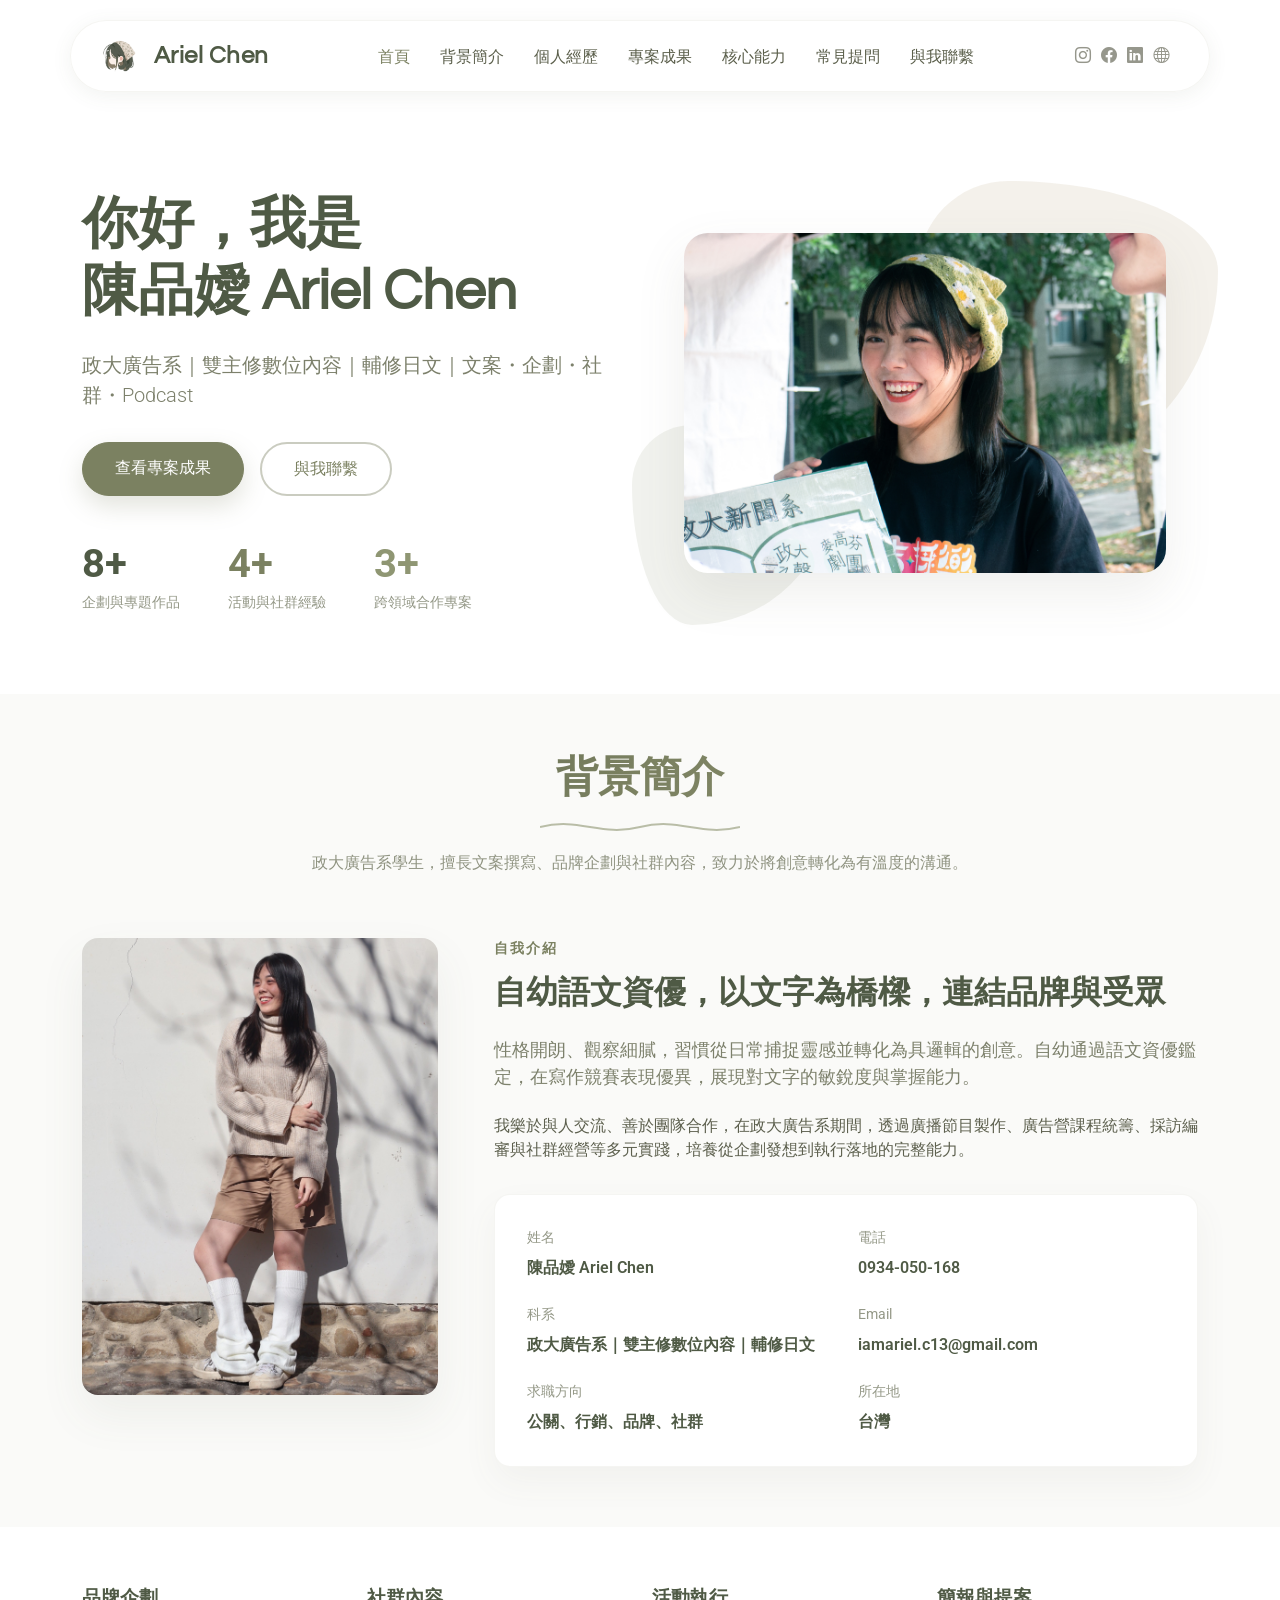
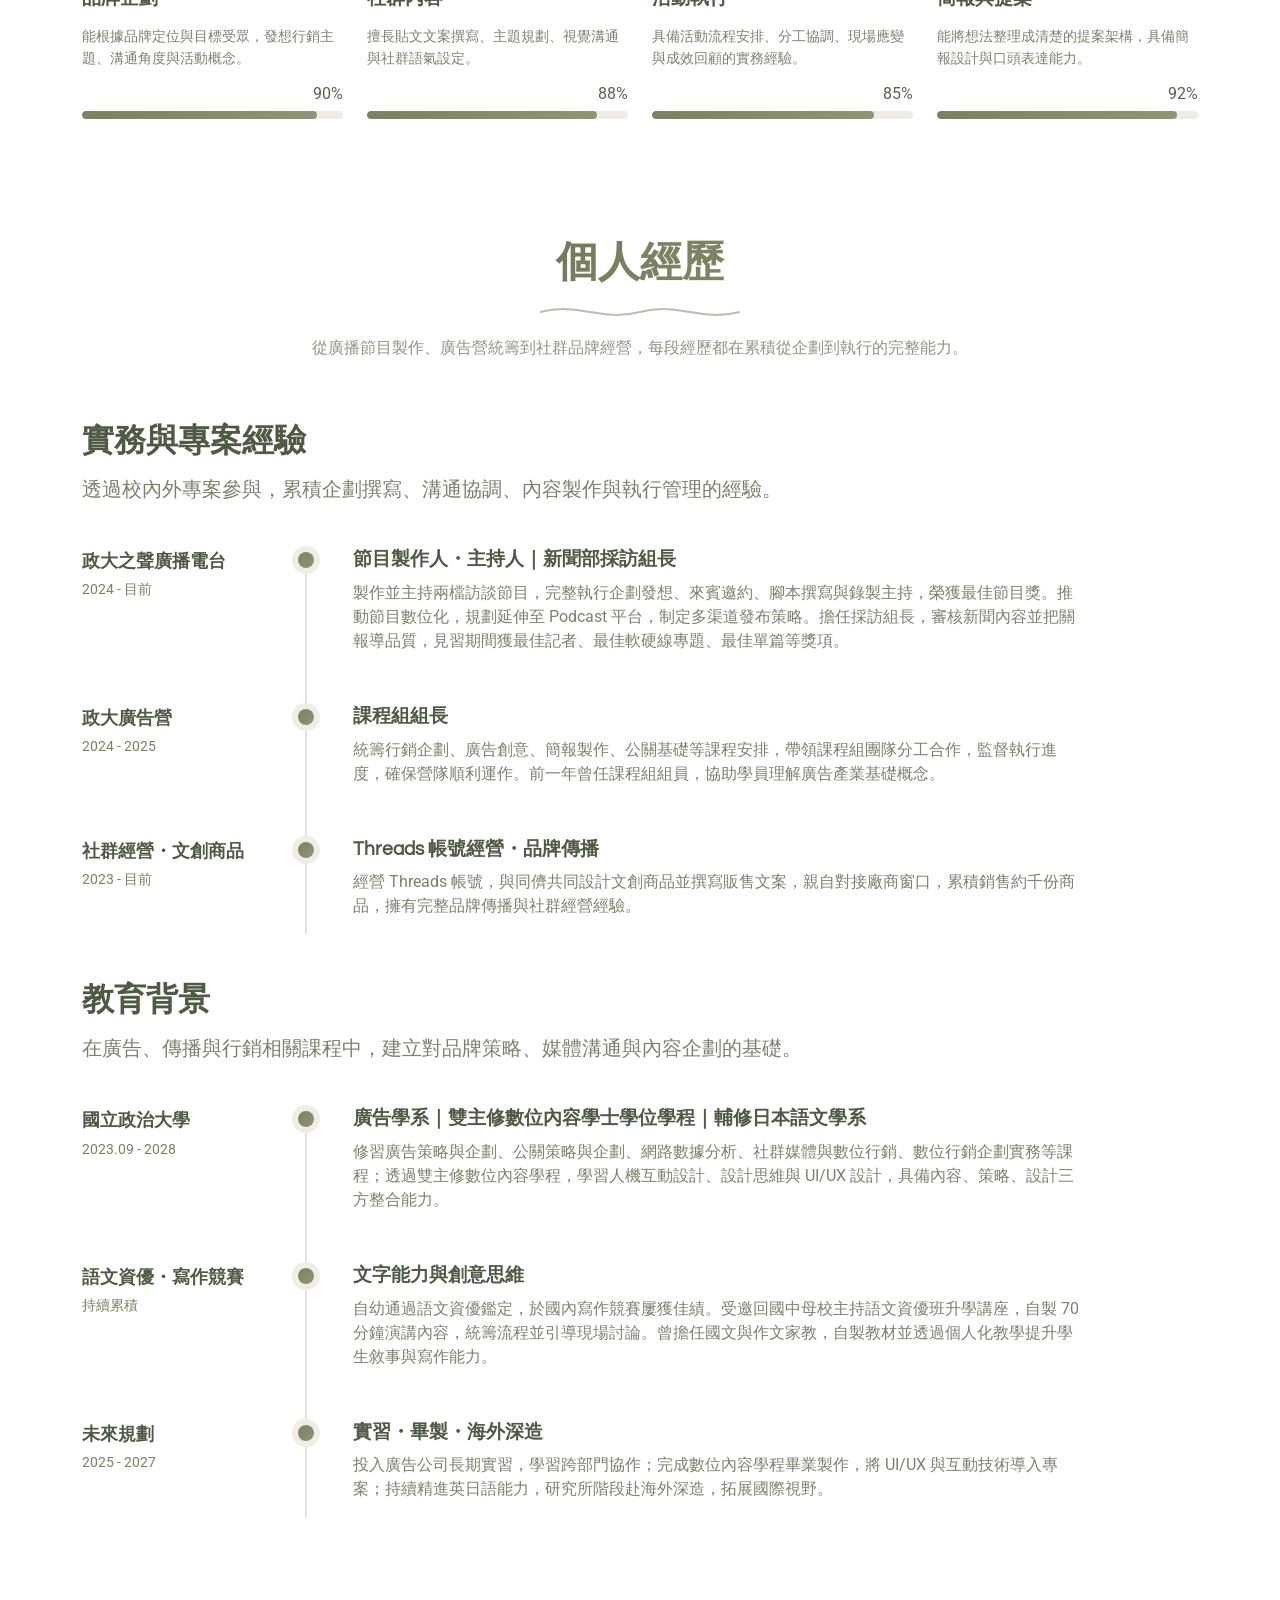
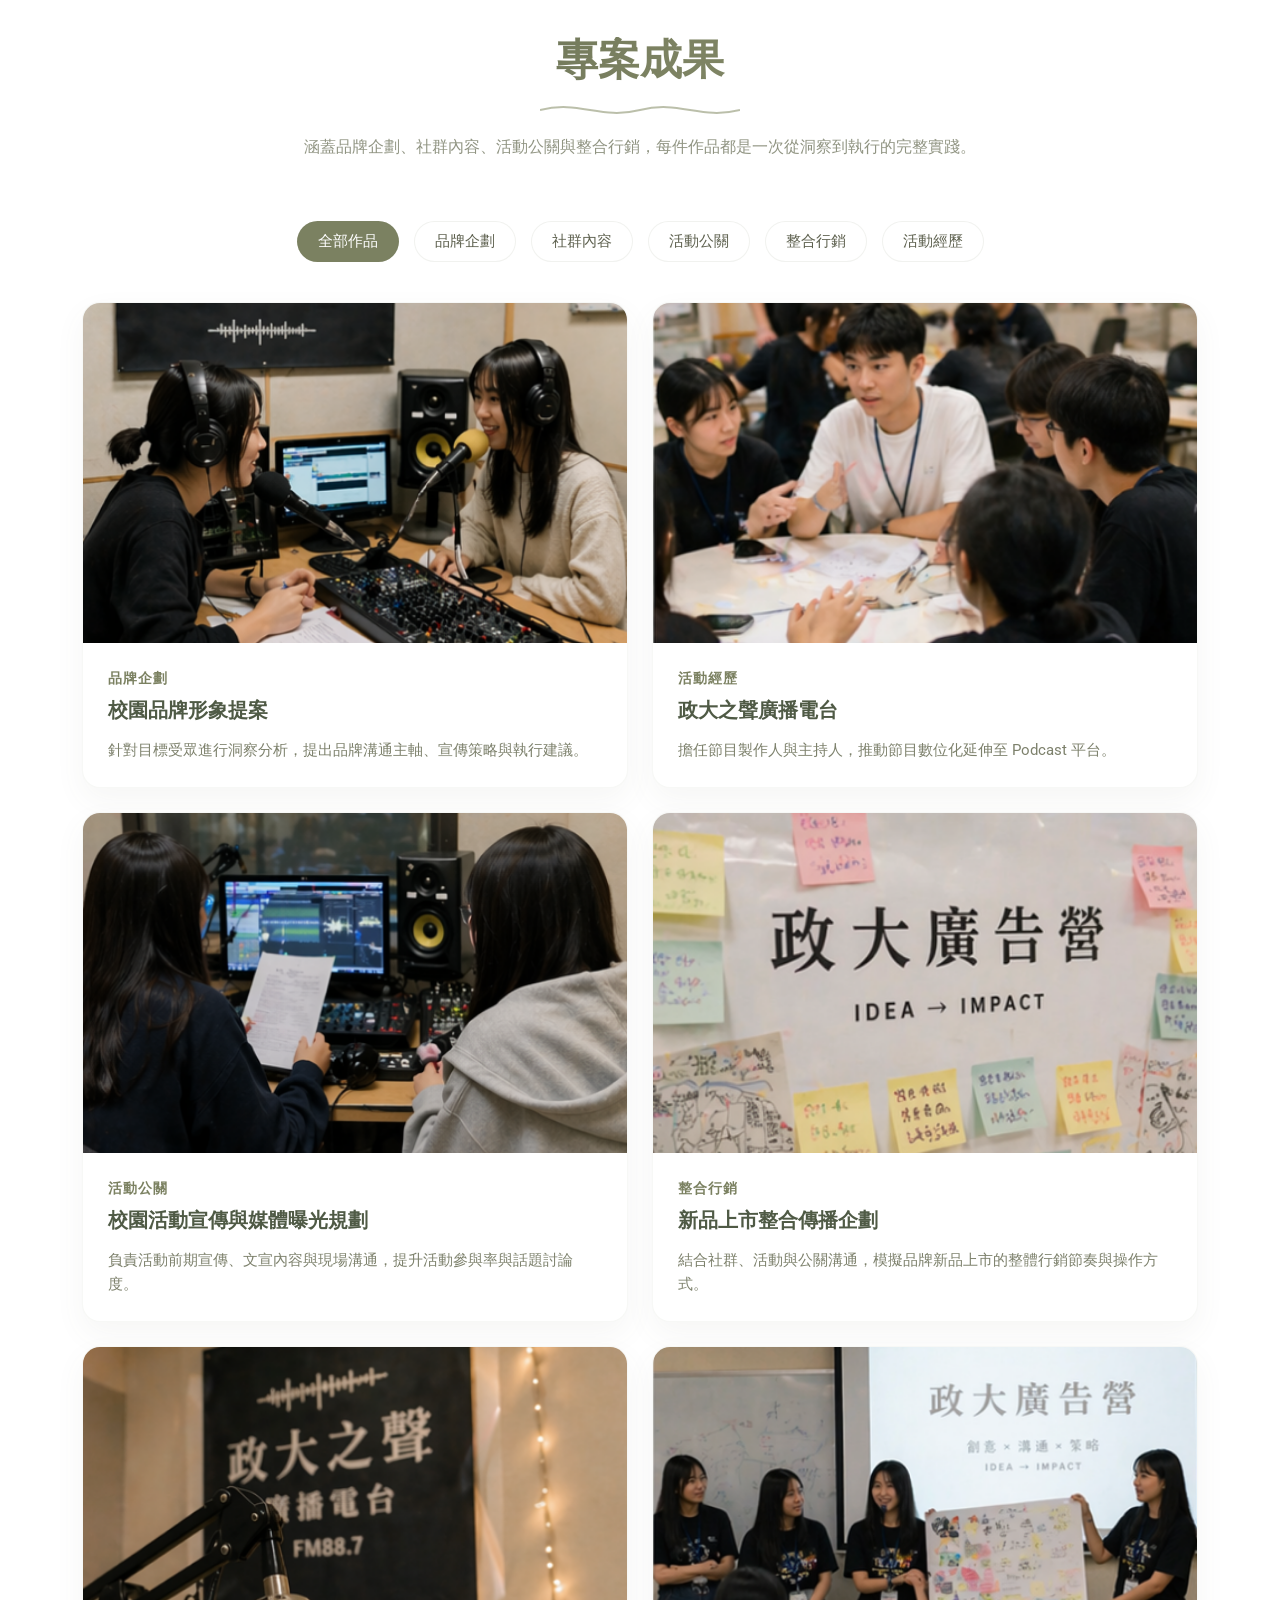
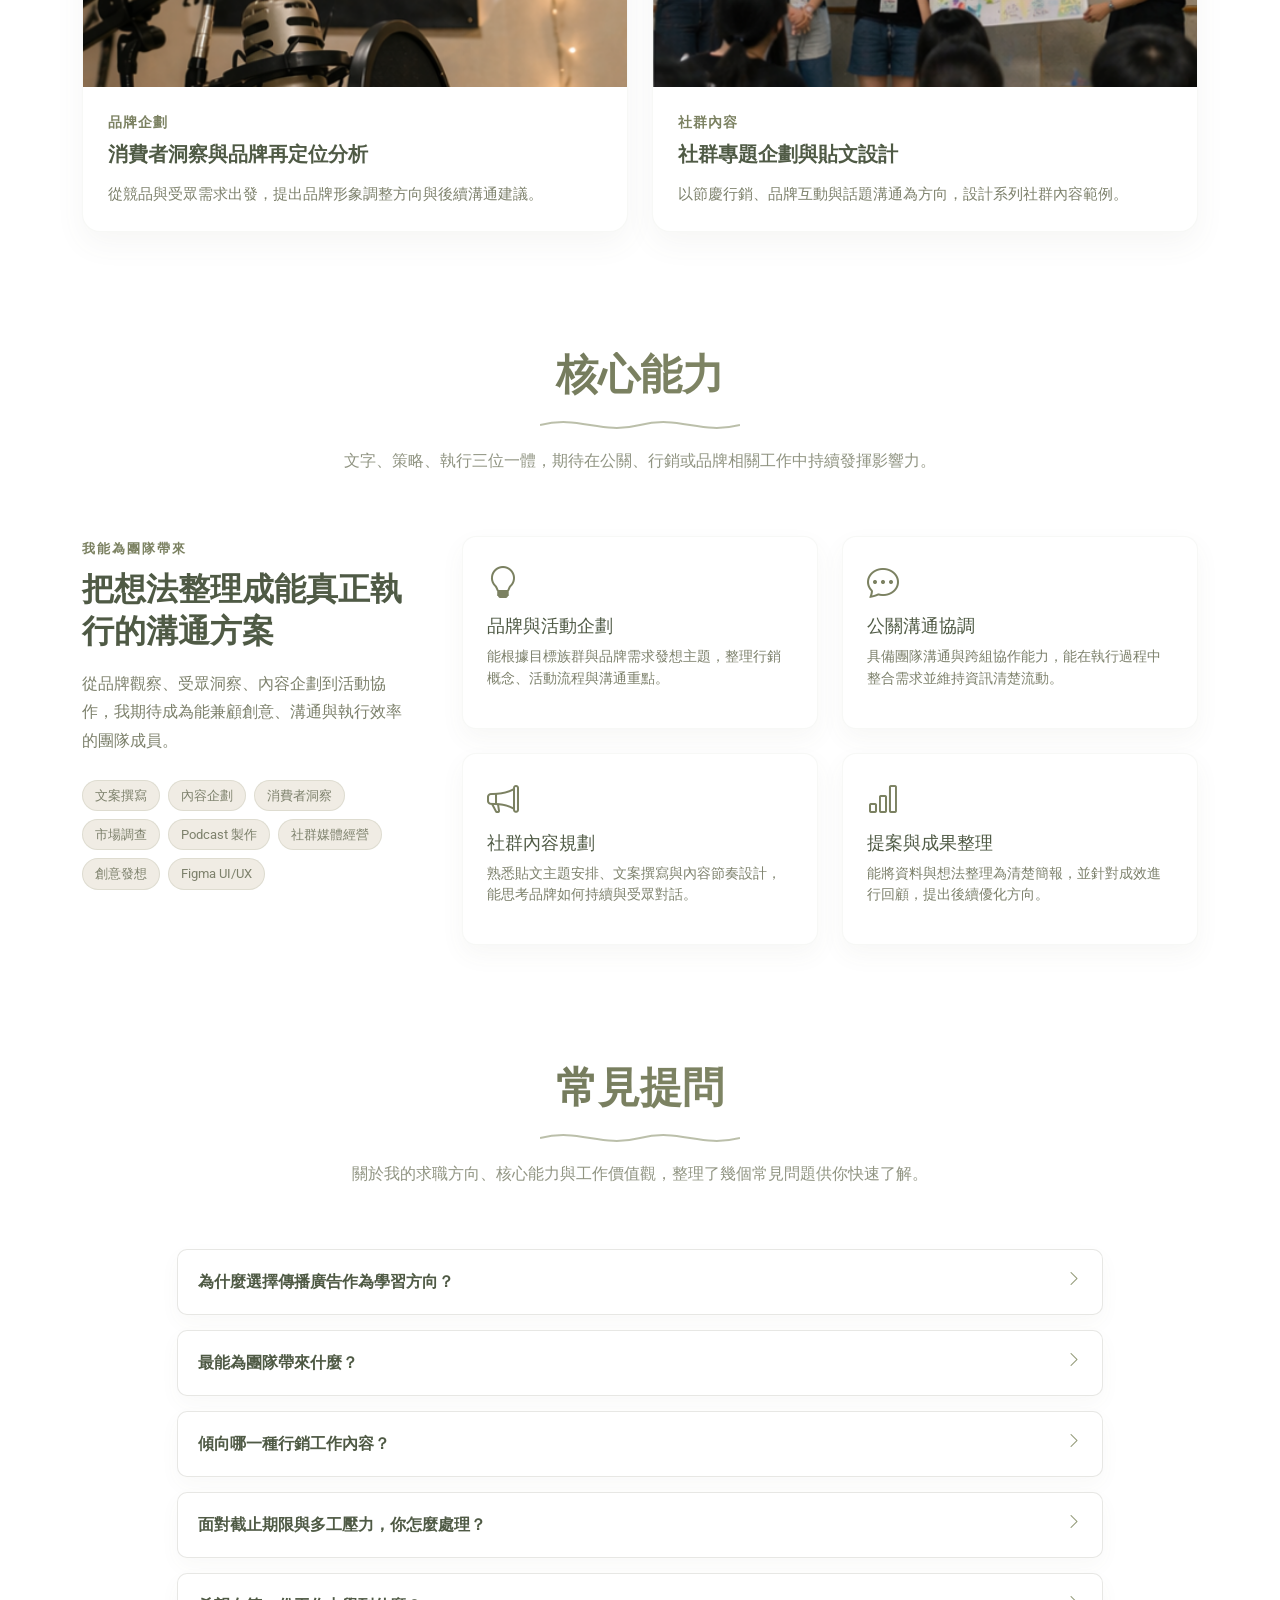
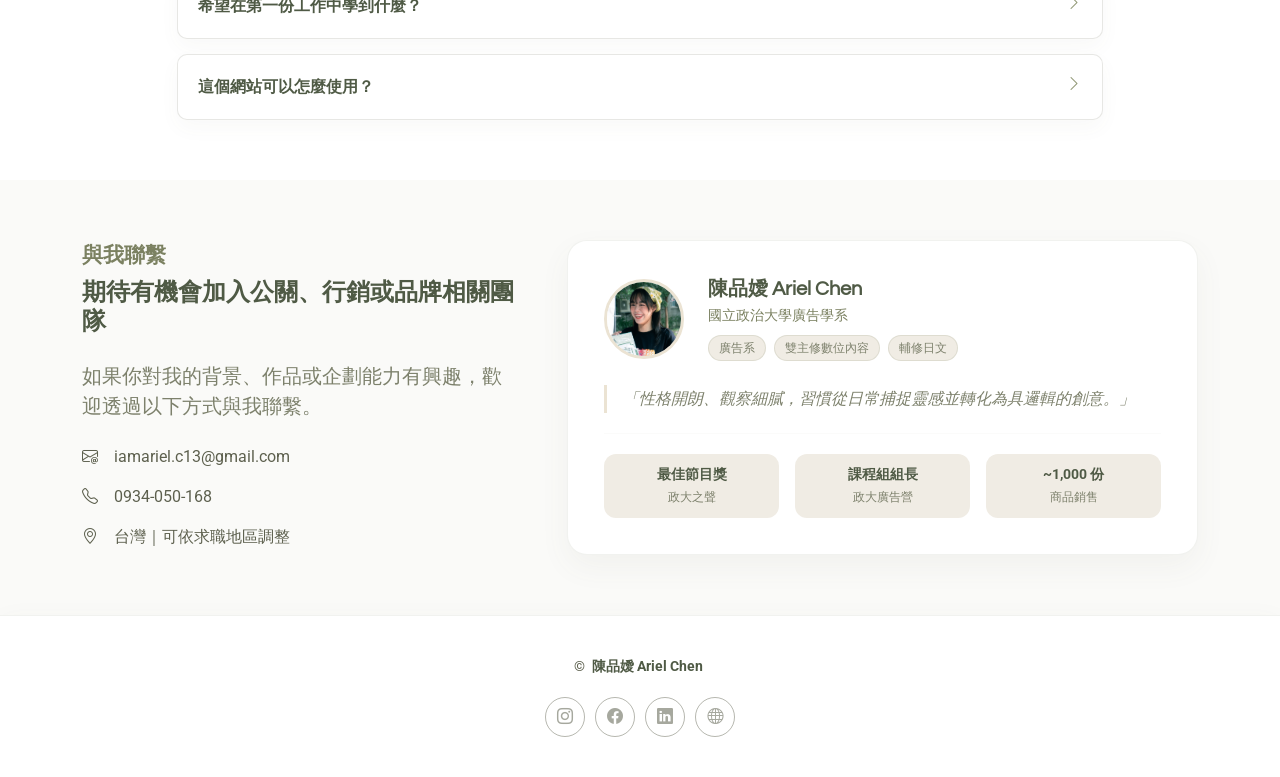
<file: index.html>
<!doctype html>
<html lang="zh-Hant">
  <head>
    <meta charset="utf-8" />
    <meta content="width=device-width, initial-scale=1.0" name="viewport" />
    <title>陳品嬡 Ariel Chen｜個人履歷與專案成果</title>
    <meta
      name="description"
      content="以廣告系背景學生為主角的個人履歷與專案成果網站，適合投遞公關、行銷、品牌、社群相關職缺。"
    />
    <meta
      name="keywords"
      content="履歷, 專案成果, 公關, 行銷, 廣告系, 社群企劃, 品牌行銷, 個人網站"
    />

    <!-- Favicons -->
    <link href="assets/img/favicon.png" rel="icon" />
    <link href="assets/img/apple-touch-icon.png" rel="apple-touch-icon" />

    <!-- Fonts -->
    <link href="https://fonts.googleapis.com" rel="preconnect" />
    <link href="https://fonts.gstatic.com" rel="preconnect" crossorigin />
    <link
      href="https://fonts.googleapis.com/css2?family=Roboto:ital,wght@0,100;0,300;0,400;0,500;0,700;0,900;1,100;1,300;1,400;1,500;1,700;1,900&family=Noto+Sans:ital,wght@0,100;0,200;0,300;0,400;0,500;0,600;0,700;0,800;0,900;1,100;1,200;1,300;1,400;1,500;1,600;1,700;1,800;1,900&family=Questrial:wght@400&display=swap"
      rel="stylesheet"
    />

    <!-- Vendor CSS Files -->
    <link
      href="assets/vendor/bootstrap/css/bootstrap.min.css"
      rel="stylesheet"
    />
    <link
      href="assets/vendor/bootstrap-icons/bootstrap-icons.css"
      rel="stylesheet"
    />
    <link href="assets/vendor/aos/aos.css" rel="stylesheet" />
    <link
      href="assets/vendor/glightbox/css/glightbox.min.css"
      rel="stylesheet"
    />
    <link href="assets/vendor/swiper/swiper-bundle.min.css" rel="stylesheet" />

    <!-- Main CSS File -->
    <link href="assets/css/main.css" rel="stylesheet" />
  </head>

  <body class="index-page">
    <header id="header" class="header d-flex align-items-center sticky-top">
      <div
        class="header-container container-fluid container-xl position-relative d-flex align-items-center justify-content-between"
      >
        <a
          href="index.html"
          class="logo d-flex align-items-center me-auto me-xl-0"
        >
          <img src="assets/img/favicon.png" alt="logo" />
          <h1 class="sitename">Ariel Chen</h1>
        </a>

        <nav id="navmenu" class="navmenu">
          <ul>
            <li><a href="#hero" class="active">首頁</a></li>
            <li><a href="#about">背景簡介</a></li>
            <li><a href="#resume">個人經歷</a></li>
            <li><a href="#portfolio">專案成果</a></li>
            <li><a href="#services">核心能力</a></li>
            <li><a href="#faq">常見提問</a></li>
            <li><a href="#contact">與我聯繫</a></li>
          </ul>
          <i class="mobile-nav-toggle d-xl-none bi bi-list"></i>
        </nav>

        <div class="header-social-links">
          <a href="https://www.instagram.com" class="instagram"
            ><i class="bi bi-instagram"></i
          ></a>
          <a href="https://www.facebook.com" class="facebook"
            ><i class="bi bi-facebook"></i
          ></a>
          <a href="https://www.linkedin.com" class="linkedin"
            ><i class="bi bi-linkedin"></i
          ></a>
          <a
            href="https://ariel0113.github.io/ariel-portfolio-website/"
            class="behance"
            ><i class="bi bi-globe"></i
          ></a>
        </div>
      </div>
    </header>

    <main class="main">
      <!-- Hero Section -->
      <section id="hero" class="hero section">
        <div class="container" data-aos="fade-up" data-aos-delay="100">
          <div class="row align-items-center content">
            <div class="col-lg-6" data-aos="fade-up" data-aos-delay="200">
              <h2>你好，我是<br />陳品嬡 Ariel Chen</h2>
              <p class="lead">
                政大廣告系｜雙主修數位內容｜輔修日文｜文案・企劃・社群・Podcast
              </p>
              <div class="cta-buttons" data-aos="fade-up" data-aos-delay="300">
                <a href="#portfolio" class="btn btn-primary">查看專案成果</a>
                <a href="#contact" class="btn btn-outline">與我聯繫</a>
              </div>
              <div class="hero-stats" data-aos="fade-up" data-aos-delay="400">
                <div class="stat-item">
                  <span class="stat-number">8+</span>
                  <span class="stat-label">企劃與專題作品</span>
                </div>
                <div class="stat-item">
                  <span class="stat-number">4+</span>
                  <span class="stat-label">活動與社群經驗</span>
                </div>
                <div class="stat-item">
                  <span class="stat-number">3+</span>
                  <span class="stat-label">跨領域合作專案</span>
                </div>
              </div>
            </div>
            <div class="col-lg-6">
              <div class="hero-image">
                <img
                  src="assets/img/profile/profile-1.webp"
                  alt="個人形象照片"
                  class="img-fluid"
                  data-aos="zoom-out"
                  data-aos-delay="300"
                />
                <div class="shape-1"></div>
                <div class="shape-2"></div>
              </div>
            </div>
          </div>
        </div>
      </section>
      <!-- /Hero Section -->

      <!-- About Section -->
      <section id="about" class="about section light-background">
        <div class="container section-title" data-aos="fade-up">
          <h2>背景簡介</h2>
          <div class="title-shape">
            <svg viewBox="0 0 200 20" xmlns="http://www.w3.org/2000/svg">
              <path
                d="M 0,10 C 40,0 60,20 100,10 C 140,0 160,20 200,10"
                fill="none"
                stroke="currentColor"
                stroke-width="2"
              ></path>
            </svg>
          </div>
          <p>
            政大廣告系學生，擅長文案撰寫、品牌企劃與社群內容，致力於將創意轉化為有溫度的溝通。
          </p>
        </div>

        <div class="container" data-aos="fade-up" data-aos-delay="100">
          <div class="row align-items-start">
            <div
              class="col-lg-4 position-relative"
              data-aos="fade-right"
              data-aos-delay="200"
            >
              <div class="about-image">
                <img
                  src="assets/img/profile/profile-square-2.webp"
                  alt="個人照片"
                  class="img-fluid rounded-4"
                />
              </div>
            </div>

            <div class="col-lg-8" data-aos="fade-left" data-aos-delay="300">
              <div class="about-content">
                <span class="subtitle">自我介紹</span>

                <h2>自幼語文資優，以文字為橋樑，連結品牌與受眾</h2>

                <p class="lead mb-4">
                  性格開朗、觀察細膩，習慣從日常捕捉靈感並轉化為具邏輯的創意。自幼通過語文資優鑑定，在寫作競賽表現優異，展現對文字的敏銳度與掌握能力。
                </p>

                <p class="mb-4">
                  我樂於與人交流、善於團隊合作，在政大廣告系期間，透過廣播節目製作、廣告營課程統籌、採訪編審與社群經營等多元實踐，培養從企劃發想到執行落地的完整能力。
                </p>

                <div class="personal-info">
                  <div class="row g-4">
                    <div class="col-6">
                      <div class="info-item">
                        <span class="label">姓名</span>
                        <span class="value">陳品嬡 Ariel Chen</span>
                      </div>
                    </div>

                    <div class="col-6">
                      <div class="info-item">
                        <span class="label">電話</span>
                        <span class="value">0934-050-168</span>
                      </div>
                    </div>

                    <div class="col-6">
                      <div class="info-item">
                        <span class="label">科系</span>
                        <span class="value"
                          >政大廣告系｜雙主修數位內容｜輔修日文</span
                        >
                      </div>
                    </div>

                    <div class="col-6">
                      <div class="info-item">
                        <span class="label">Email</span>
                        <span class="value">iamariel.c13@gmail.com</span>
                      </div>
                    </div>

                    <div class="col-6">
                      <div class="info-item">
                        <span class="label">求職方向</span>
                        <span class="value">公關、行銷、品牌、社群</span>
                      </div>
                    </div>

                    <div class="col-6">
                      <div class="info-item">
                        <span class="label">所在地</span>
                        <span class="value">台灣</span>
                      </div>
                    </div>
                  </div>
                </div>
              </div>
            </div>
          </div>
        </div>
      </section>
      <!-- /About Section -->

      <!-- Skills Section -->
      <section id="skills" class="skills section">
        <div class="container" data-aos="fade-up" data-aos-delay="100">
          <div class="row g-4 skills-animation">
            <div
              class="col-md-6 col-lg-3"
              data-aos="fade-up"
              data-aos-delay="100"
            >
              <div class="skill-box">
                <h3>品牌企劃</h3>
                <p>
                  能根據品牌定位與目標受眾，發想行銷主題、溝通角度與活動概念。
                </p>
                <span class="text-end d-block">90%</span>
                <div class="progress">
                  <div
                    class="progress-bar"
                    role="progressbar"
                    aria-valuenow="90"
                    aria-valuemin="0"
                    aria-valuemax="100"
                  ></div>
                </div>
              </div>
            </div>

            <div
              class="col-md-6 col-lg-3"
              data-aos="fade-up"
              data-aos-delay="200"
            >
              <div class="skill-box">
                <h3>社群內容</h3>
                <p>擅長貼文文案撰寫、主題規劃、視覺溝通與社群語氣設定。</p>
                <span class="text-end d-block">88%</span>
                <div class="progress">
                  <div
                    class="progress-bar"
                    role="progressbar"
                    aria-valuenow="88"
                    aria-valuemin="0"
                    aria-valuemax="100"
                  ></div>
                </div>
              </div>
            </div>

            <div
              class="col-md-6 col-lg-3"
              data-aos="fade-up"
              data-aos-delay="300"
            >
              <div class="skill-box">
                <h3>活動執行</h3>
                <p>
                  具備活動流程安排、分工協調、現場應變與成效回顧的實務經驗。
                </p>
                <span class="text-end d-block">85%</span>
                <div class="progress">
                  <div
                    class="progress-bar"
                    role="progressbar"
                    aria-valuenow="85"
                    aria-valuemin="0"
                    aria-valuemax="100"
                  ></div>
                </div>
              </div>
            </div>

            <div
              class="col-md-6 col-lg-3"
              data-aos="fade-up"
              data-aos-delay="400"
            >
              <div class="skill-box">
                <h3>簡報與提案</h3>
                <p>
                  能將想法整理成清楚的提案架構，具備簡報設計與口頭表達能力。
                </p>
                <span class="text-end d-block">92%</span>
                <div class="progress">
                  <div
                    class="progress-bar"
                    role="progressbar"
                    aria-valuenow="92"
                    aria-valuemin="0"
                    aria-valuemax="100"
                  ></div>
                </div>
              </div>
            </div>
          </div>
        </div>
      </section>
      <!-- /Skills Section -->

      <!-- Resume Section -->
      <section id="resume" class="resume section">
        <div class="container section-title" data-aos="fade-up">
          <h2>個人經歷</h2>
          <div class="title-shape">
            <svg viewBox="0 0 200 20" xmlns="http://www.w3.org/2000/svg">
              <path
                d="M 0,10 C 40,0 60,20 100,10 C 140,0 160,20 200,10"
                fill="none"
                stroke="currentColor"
                stroke-width="2"
              ></path>
            </svg>
          </div>
          <p>
            從廣播節目製作、廣告營統籌到社群品牌經營，每段經歷都在累積從企劃到執行的完整能力。
          </p>
        </div>

        <div class="container" data-aos="fade-up" data-aos-delay="100">
          <div class="row">
            <div class="col-12">
              <div class="resume-wrapper">
                <div class="resume-block" data-aos="fade-up">
                  <h2>實務與專案經驗</h2>
                  <p class="lead">
                    透過校內外專案參與，累積企劃撰寫、溝通協調、內容製作與執行管理的經驗。
                  </p>

                  <div class="timeline">
                    <div
                      class="timeline-item"
                      data-aos="fade-up"
                      data-aos-delay="200"
                    >
                      <div class="timeline-left">
                        <h4 class="company">政大之聲廣播電台</h4>
                        <span class="period">2024 - 目前</span>
                      </div>
                      <div class="timeline-dot"></div>
                      <div class="timeline-right">
                        <h3 class="position">
                          節目製作人・主持人｜新聞部採訪組長
                        </h3>
                        <p class="description">
                          製作並主持兩檔訪談節目，完整執行企劃發想、來賓邀約、腳本撰寫與錄製主持，榮獲最佳節目獎。推動節目數位化，規劃延伸至
                          Podcast
                          平台，制定多渠道發布策略。擔任採訪組長，審核新聞內容並把關報導品質，見習期間獲最佳記者、最佳軟硬線專題、最佳單篇等獎項。
                        </p>
                      </div>
                    </div>

                    <div
                      class="timeline-item"
                      data-aos="fade-up"
                      data-aos-delay="300"
                    >
                      <div class="timeline-left">
                        <h4 class="company">政大廣告營</h4>
                        <span class="period">2024 - 2025</span>
                      </div>
                      <div class="timeline-dot"></div>
                      <div class="timeline-right">
                        <h3 class="position">課程組組長</h3>
                        <p class="description">
                          統籌行銷企劃、廣告創意、簡報製作、公關基礎等課程安排，帶領課程組團隊分工合作，監督執行進度，確保營隊順利運作。前一年曾任課程組組員，協助學員理解廣告產業基礎概念。
                        </p>
                      </div>
                    </div>

                    <div
                      class="timeline-item"
                      data-aos="fade-up"
                      data-aos-delay="400"
                    >
                      <div class="timeline-left">
                        <h4 class="company">社群經營・文創商品</h4>
                        <span class="period">2023 - 目前</span>
                      </div>
                      <div class="timeline-dot"></div>
                      <div class="timeline-right">
                        <h3 class="position">Threads 帳號經營・品牌傳播</h3>
                        <p class="description">
                          經營 Threads
                          帳號，與同儕共同設計文創商品並撰寫販售文案，親自對接廠商窗口，累積銷售約千份商品，擁有完整品牌傳播與社群經營經驗。
                        </p>
                      </div>
                    </div>
                  </div>
                </div>

                <div
                  class="resume-block"
                  data-aos="fade-up"
                  data-aos-delay="100"
                >
                  <h2>教育背景</h2>
                  <p class="lead">
                    在廣告、傳播與行銷相關課程中，建立對品牌策略、媒體溝通與內容企劃的基礎。
                  </p>

                  <div class="timeline">
                    <div
                      class="timeline-item"
                      data-aos="fade-up"
                      data-aos-delay="200"
                    >
                      <div class="timeline-left">
                        <h4 class="company">國立政治大學</h4>
                        <span class="period">2023.09 - 2028</span>
                      </div>
                      <div class="timeline-dot"></div>
                      <div class="timeline-right">
                        <h3 class="position">
                          廣告學系｜雙主修數位內容學士學位學程｜輔修日本語文學系
                        </h3>
                        <p class="description">
                          修習廣告策略與企劃、公關策略與企劃、網路數據分析、社群媒體與數位行銷、數位行銷企劃實務等課程；透過雙主修數位內容學程，學習人機互動設計、設計思維與
                          UI/UX 設計，具備內容、策略、設計三方整合能力。
                        </p>
                      </div>
                    </div>

                    <div
                      class="timeline-item"
                      data-aos="fade-up"
                      data-aos-delay="300"
                    >
                      <div class="timeline-left">
                        <h4 class="company">語文資優・寫作競賽</h4>
                        <span class="period">持續累積</span>
                      </div>
                      <div class="timeline-dot"></div>
                      <div class="timeline-right">
                        <h3 class="position">文字能力與創意思維</h3>
                        <p class="description">
                          自幼通過語文資優鑑定，於國內寫作競賽屢獲佳績。受邀回國中母校主持語文資優班升學講座，自製
                          70
                          分鐘演講內容，統籌流程並引導現場討論。曾擔任國文與作文家教，自製教材並透過個人化教學提升學生敘事與寫作能力。
                        </p>
                      </div>
                    </div>

                    <div
                      class="timeline-item"
                      data-aos="fade-up"
                      data-aos-delay="400"
                    >
                      <div class="timeline-left">
                        <h4 class="company">未來規劃</h4>
                        <span class="period">2025 - 2027</span>
                      </div>
                      <div class="timeline-dot"></div>
                      <div class="timeline-right">
                        <h3 class="position">實習・畢製・海外深造</h3>
                        <p class="description">
                          投入廣告公司長期實習，學習跨部門協作；完成數位內容學程畢業製作，將
                          UI/UX
                          與互動技術導入專案；持續精進英日語能力，研究所階段赴海外深造，拓展國際視野。
                        </p>
                      </div>
                    </div>
                  </div>
                </div>
              </div>
              <!-- resume-wrapper -->
            </div>
          </div>
        </div>
      </section>
      <!-- /Resume Section -->

      <!-- Portfolio Section -->
      <section id="portfolio" class="portfolio section">
        <div class="container section-title" data-aos="fade-up">
          <h2>專案成果</h2>
          <div class="title-shape">
            <svg viewBox="0 0 200 20" xmlns="http://www.w3.org/2000/svg">
              <path
                d="M 0,10 C 40,0 60,20 100,10 C 140,0 160,20 200,10"
                fill="none"
                stroke="currentColor"
                stroke-width="2"
              ></path>
            </svg>
          </div>
          <p>
            涵蓋品牌企劃、社群內容、活動公關與整合行銷，每件作品都是一次從洞察到執行的完整實踐。
          </p>
        </div>

        <div class="container" data-aos="fade-up" data-aos-delay="100">
          <div
            class="isotope-layout"
            data-default-filter="*"
            data-layout="masonry"
            data-sort="original-order"
          >
            <div
              class="portfolio-filters-container"
              data-aos="fade-up"
              data-aos-delay="200"
            >
              <ul class="portfolio-filters isotope-filters">
                <li data-filter="*" class="filter-active">全部作品</li>
                <li data-filter=".filter-web">品牌企劃</li>
                <li data-filter=".filter-graphics">社群內容</li>
                <li data-filter=".filter-motion">活動公關</li>
                <li data-filter=".filter-brand">整合行銷</li>
                <li data-filter=".filter-activity">活動經歷</li>
              </ul>
            </div>

            <div
              class="row g-4 isotope-container"
              data-aos="fade-up"
              data-aos-delay="300"
            >
              <div
                class="col-lg-6 col-md-6 portfolio-item isotope-item filter-web"
              >
                <div class="portfolio-card">
                  <div class="portfolio-image">
                    <img
                      src="assets/img/portfolio/portfolio-1.png"
                      class="img-fluid"
                      alt="校園品牌提案"
                      loading="lazy"
                    />
                    <div class="portfolio-overlay">
                      <div class="portfolio-actions">
                        <a
                          href="assets/img/portfolio/portfolio-1.png"
                          class="glightbox preview-link"
                          data-gallery="portfolio-gallery-web"
                          ><i class="bi bi-eye"></i
                        ></a>
                        <a href="portfolio-details-1.html" class="details-link"
                          ><i class="bi bi-arrow-right"></i
                        ></a>
                      </div>
                    </div>
                  </div>
                  <div class="portfolio-content">
                    <span class="category">品牌企劃</span>
                    <h3>校園品牌形象提案</h3>
                    <p>
                      針對目標受眾進行洞察分析，提出品牌溝通主軸、宣傳策略與執行建議。
                    </p>
                  </div>
                </div>
              </div>
              <!-- End Portfolio Item -->

              <div
                class="col-lg-6 col-md-6 portfolio-item isotope-item filter-activity"
              >
                <div class="portfolio-card">
                  <div class="portfolio-image">
                    <img
                      src="assets/img/portfolio/portfolio-5.png"
                      class="img-fluid"
                      alt="社群內容企劃"
                      loading="lazy"
                    />
                    <div class="portfolio-overlay">
                      <div class="portfolio-actions">
                        <a
                          href="assets/img/portfolio/portfolio-5.png"
                          class="glightbox preview-link"
                          data-gallery="portfolio-gallery-graphics"
                          ><i class="bi bi-eye"></i
                        ></a>
                        <a href="portfolio-details-2.html" class="details-link"
                          ><i class="bi bi-arrow-right"></i
                        ></a>
                      </div>
                    </div>
                  </div>
                  <div class="portfolio-content">
                    <span class="category">活動經歷</span>
                    <h3>政大之聲廣播電台</h3>
                    <p>
                      擔任節目製作人與主持人，推動節目數位化延伸至 Podcast
                      平台。
                    </p>
                  </div>
                </div>
              </div>
              <!-- End Portfolio Item -->

              <div
                class="col-lg-6 col-md-6 portfolio-item isotope-item filter-motion"
              >
                <div class="portfolio-card">
                  <div class="portfolio-image">
                    <img
                      src="assets/img/portfolio/portfolio-8.png"
                      class="img-fluid"
                      alt="活動公關規劃"
                      loading="lazy"
                    />
                    <div class="portfolio-overlay">
                      <div class="portfolio-actions">
                        <a
                          href="assets/img/portfolio/portfolio-8.png"
                          class="glightbox preview-link"
                          data-gallery="portfolio-gallery-motion"
                          ><i class="bi bi-eye"></i
                        ></a>
                        <a href="portfolio-details-3.html" class="details-link"
                          ><i class="bi bi-arrow-right"></i
                        ></a>
                      </div>
                    </div>
                  </div>
                  <div class="portfolio-content">
                    <span class="category">活動公關</span>
                    <h3>校園活動宣傳與媒體曝光規劃</h3>
                    <p>
                      負責活動前期宣傳、文宣內容與現場溝通，提升活動參與率與話題討論度。
                    </p>
                  </div>
                </div>
              </div>
              <!-- End Portfolio Item -->

              <div
                class="col-lg-6 col-md-6 portfolio-item isotope-item filter-brand"
              >
                <div class="portfolio-card">
                  <div class="portfolio-image">
                    <img
                      src="assets/img/portfolio/portfolio-4.png"
                      class="img-fluid"
                      alt="整合行銷提案"
                      loading="lazy"
                    />
                    <div class="portfolio-overlay">
                      <div class="portfolio-actions">
                        <a
                          href="assets/img/portfolio/portfolio-4.png"
                          class="glightbox preview-link"
                          data-gallery="portfolio-gallery-brand"
                          ><i class="bi bi-eye"></i
                        ></a>
                        <a href="portfolio-details-4.html" class="details-link"
                          ><i class="bi bi-arrow-right"></i
                        ></a>
                      </div>
                    </div>
                  </div>
                  <div class="portfolio-content">
                    <span class="category">整合行銷</span>
                    <h3>新品上市整合傳播企劃</h3>
                    <p>
                      結合社群、活動與公關溝通，模擬品牌新品上市的整體行銷節奏與操作方式。
                    </p>
                  </div>
                </div>
              </div>
              <!-- End Portfolio Item -->

              <div
                class="col-lg-6 col-md-6 portfolio-item isotope-item filter-web"
              >
                <div class="portfolio-card">
                  <div class="portfolio-image">
                    <img
                      src="assets/img/portfolio/portfolio-2.png"
                      class="img-fluid"
                      alt="品牌策略分析"
                      loading="lazy"
                    />
                    <div class="portfolio-overlay">
                      <div class="portfolio-actions">
                        <a
                          href="assets/img/portfolio/portfolio-2.png"
                          class="glightbox preview-link"
                          data-gallery="portfolio-gallery-web"
                          ><i class="bi bi-eye"></i
                        ></a>
                        <a href="portfolio-details-5.html" class="details-link"
                          ><i class="bi bi-arrow-right"></i
                        ></a>
                      </div>
                    </div>
                  </div>
                  <div class="portfolio-content">
                    <span class="category">品牌企劃</span>
                    <h3>消費者洞察與品牌再定位分析</h3>
                    <p>
                      從競品與受眾需求出發，提出品牌形象調整方向與後續溝通建議。
                    </p>
                  </div>
                </div>
              </div>
              <!-- End Portfolio Item -->

              <div
                class="col-lg-6 col-md-6 portfolio-item isotope-item filter-graphics"
              >
                <div class="portfolio-card">
                  <div class="portfolio-image">
                    <img
                      src="assets/img/portfolio/portfolio-9.png"
                      class="img-fluid"
                      alt="社群視覺與文案作品"
                      loading="lazy"
                    />
                    <div class="portfolio-overlay">
                      <div class="portfolio-actions">
                        <a
                          href="assets/img/portfolio/portfolio-9.png"
                          class="glightbox preview-link"
                          data-gallery="portfolio-gallery-graphics"
                          ><i class="bi bi-eye"></i
                        ></a>
                        <a href="portfolio-details-6.html" class="details-link"
                          ><i class="bi bi-arrow-right"></i
                        ></a>
                      </div>
                    </div>
                  </div>
                  <div class="portfolio-content">
                    <span class="category">社群內容</span>
                    <h3>社群專題企劃與貼文設計</h3>
                    <p>
                      以節慶行銷、品牌互動與話題溝通為方向，設計系列社群內容範例。
                    </p>
                  </div>
                </div>
              </div>
              <!-- End Portfolio Item -->
            </div>
            <!-- End Portfolio Container -->
          </div>
        </div>
      </section>
      <!-- /Portfolio Section -->

      <!-- Testimonials Section (hidden) -->
      <section
        id="testimonials"
        class="testimonials section light-background"
        style="display: none"
      >
        <div class="container section-title" data-aos="fade-up">
          <h2>推薦與回饋</h2>
          <div class="title-shape">
            <svg viewBox="0 0 200 20" xmlns="http://www.w3.org/2000/svg">
              <path
                d="M 0,10 C 40,0 60,20 100,10 C 140,0 160,20 200,10"
                fill="none"
                stroke="currentColor"
                stroke-width="2"
              ></path>
            </svg>
          </div>
          <p>
            以下內容可作為履歷網站示範區塊，呈現合作夥伴、老師或主管對你的工作表現評價。
          </p>
        </div>

        <div class="container" data-aos="fade-up" data-aos-delay="100">
          <div class="testimonials-slider swiper init-swiper">
            <script type="application/json" class="swiper-config">
              {
                "slidesPerView": 1,
                "loop": true,
                "speed": 600,
                "autoplay": {
                  "delay": 5000
                },
                "navigation": {
                  "nextEl": ".swiper-button-next",
                  "prevEl": ".swiper-button-prev"
                }
              }
            </script>

            <div class="swiper-wrapper">
              <div class="swiper-slide">
                <div class="testimonial-item">
                  <div class="row">
                    <div class="col-lg-8">
                      <h2>具備良好的企劃整理能力</h2>
                      <p>
                        在團隊專案中，能快速理解需求並整理成有條理的提案架構，讓團隊在討論與分工時更加有效率。
                      </p>
                      <p>
                        不只擅長提出想法，也願意把內容落實成可執行的規劃，從資料蒐集、文案撰寫到簡報製作都十分投入。
                      </p>
                      <div class="profile d-flex align-items-center">
                        <img
                          src="assets/img/person/person-m-7.webp"
                          class="profile-img"
                          alt=""
                        />
                        <div class="profile-info">
                          <h3>課程指導老師</h3>
                          <span>品牌企劃課程</span>
                        </div>
                      </div>
                    </div>
                    <div class="col-lg-4 d-none d-lg-block">
                      <div class="featured-img-wrapper">
                        <img
                          src="assets/img/person/person-m-7.webp"
                          class="featured-img"
                          alt=""
                        />
                      </div>
                    </div>
                  </div>
                </div>
              </div>
              <!-- End Testimonial Item -->

              <div class="swiper-slide">
                <div class="testimonial-item">
                  <div class="row">
                    <div class="col-lg-8">
                      <h2>溝通細緻，也能主動補位</h2>
                      <p>
                        在活動籌備期間，能清楚對接不同組別需求，並在時程緊湊時主動支援需要協助的工作內容。
                      </p>
                      <p>
                        對於宣傳節奏與內容呈現有自己的觀察，也願意聆聽團隊意見調整方向，是很可靠的合作夥伴。
                      </p>
                      <div class="profile d-flex align-items-center">
                        <img
                          src="assets/img/person/person-f-8.webp"
                          class="profile-img"
                          alt=""
                        />
                        <div class="profile-info">
                          <h3>活動合作夥伴</h3>
                          <span>學生組織夥伴</span>
                        </div>
                      </div>
                    </div>
                    <div class="col-lg-4 d-none d-lg-block">
                      <div class="featured-img-wrapper">
                        <img
                          src="assets/img/person/person-f-8.webp"
                          class="featured-img"
                          alt=""
                        />
                      </div>
                    </div>
                  </div>
                </div>
              </div>
              <!-- End Testimonial Item -->

              <div class="swiper-slide">
                <div class="testimonial-item">
                  <div class="row">
                    <div class="col-lg-8">
                      <h2>文字表達與受眾感受掌握佳</h2>
                      <p>
                        在社群貼文與活動文案上，能抓到品牌想傳遞的語氣，也會思考受眾看到內容後的第一反應與行動動機。
                      </p>
                      <p>
                        具備不錯的內容敏感度，適合持續往公關、行銷與社群相關方向發展。
                      </p>
                      <div class="profile d-flex align-items-center">
                        <img
                          src="assets/img/person/person-m-9.webp"
                          class="profile-img"
                          alt=""
                        />
                        <div class="profile-info">
                          <h3>實習／專題指導者</h3>
                          <span>內容企劃評語</span>
                        </div>
                      </div>
                    </div>
                    <div class="col-lg-4 d-none d-lg-block">
                      <div class="featured-img-wrapper">
                        <img
                          src="assets/img/person/person-m-9.webp"
                          class="featured-img"
                          alt=""
                        />
                      </div>
                    </div>
                  </div>
                </div>
              </div>
              <!-- End Testimonial Item -->

              <div class="swiper-slide">
                <div class="testimonial-item">
                  <div class="row">
                    <div class="col-lg-8">
                      <h2>做事負責，執行配合度高</h2>
                      <p>
                        即使面對時間壓力，也能穩定完成交辦內容，並把細節整理完整，讓團隊在執行上更安心。
                      </p>
                      <p>
                        不僅有創意，也重視成果品質，是兼具想法與執行力的成員。
                      </p>
                      <div class="profile d-flex align-items-center">
                        <img
                          src="assets/img/person/person-f-10.webp"
                          class="profile-img"
                          alt=""
                        />
                        <div class="profile-info">
                          <h3>團隊夥伴</h3>
                          <span>專案合作回饋</span>
                        </div>
                      </div>
                    </div>
                    <div class="col-lg-4 d-none d-lg-block">
                      <div class="featured-img-wrapper">
                        <img
                          src="assets/img/person/person-f-10.webp"
                          class="featured-img"
                          alt=""
                        />
                      </div>
                    </div>
                  </div>
                </div>
              </div>
              <!-- End Testimonial Item -->
            </div>

            <div
              class="swiper-navigation w-100 d-flex align-items-center justify-content-center"
            >
              <div class="swiper-button-prev"></div>
              <div class="swiper-button-next"></div>
            </div>
          </div>
        </div>
      </section>
      <!-- /Testimonials Section -->

      <!-- Services Section -->
      <section id="services" class="services section">
        <div class="container section-title" data-aos="fade-up">
          <h2>核心能力</h2>
          <div class="title-shape">
            <svg viewBox="0 0 200 20" xmlns="http://www.w3.org/2000/svg">
              <path
                d="M 0,10 C 40,0 60,20 100,10 C 140,0 160,20 200,10"
                fill="none"
                stroke="currentColor"
                stroke-width="2"
              ></path>
            </svg>
          </div>
          <p>
            文字、策略、執行三位一體，期待在公關、行銷或品牌相關工作中持續發揮影響力。
          </p>
        </div>

        <div class="container" data-aos="fade-up" data-aos-delay="100">
          <div class="row align-items-start">
            <div class="col-lg-4 mb-5 mb-lg-0">
              <span class="services-label">我能為團隊帶來</span>
              <h2 class="fw-bold mb-3 servies-title">
                把想法整理成能真正執行的溝通方案
              </h2>
              <p
                class="mb-4"
                style="color: var(--muted-color); line-height: 1.8"
              >
                從品牌觀察、受眾洞察、內容企劃到活動協作，我期待成為能兼顧創意、溝通與執行效率的團隊成員。
              </p>
              <div class="services-tags">
                <span>文案撰寫</span>
                <span>內容企劃</span>
                <span>消費者洞察</span>
                <span>市場調查</span>
                <span>Podcast 製作</span>
                <span>社群媒體經營</span>
                <span>創意發想</span>
                <span>Figma UI/UX</span>
              </div>
            </div>
            <div class="col-lg-8">
              <div class="row g-4">
                <div class="col-md-6" data-aos="fade-up" data-aos-delay="200">
                  <div class="service-item">
                    <i class="bi bi-lightbulb icon"></i>
                    <h3><a href="#">品牌與活動企劃</a></h3>
                    <p>
                      能根據目標族群與品牌需求發想主題，整理行銷概念、活動流程與溝通重點。
                    </p>
                  </div>
                </div>

                <div class="col-md-6" data-aos="fade-up" data-aos-delay="300">
                  <div class="service-item">
                    <i class="bi bi-chat-dots icon"></i>
                    <h3><a href="#">公關溝通協調</a></h3>
                    <p>
                      具備團隊溝通與跨組協作能力，能在執行過程中整合需求並維持資訊清楚流動。
                    </p>
                  </div>
                </div>

                <div class="col-md-6" data-aos="fade-up" data-aos-delay="400">
                  <div class="service-item">
                    <i class="bi bi-megaphone icon"></i>
                    <h3><a href="#">社群內容規劃</a></h3>
                    <p>
                      熟悉貼文主題安排、文案撰寫與內容節奏設計，能思考品牌如何持續與受眾對話。
                    </p>
                  </div>
                </div>

                <div class="col-md-6" data-aos="fade-up" data-aos-delay="500">
                  <div class="service-item">
                    <i class="bi bi-bar-chart icon"></i>
                    <h3><a href="#">提案與成果整理</a></h3>
                    <p>
                      能將資料與想法整理為清楚簡報，並針對成效進行回顧，提出後續優化方向。
                    </p>
                  </div>
                </div>
              </div>
            </div>
          </div>
        </div>
      </section>
      <!-- /Services Section -->

      <!-- Faq Section -->
      <section id="faq" class="faq section">
        <div class="container section-title" data-aos="fade-up">
          <h2>常見提問</h2>
          <div class="title-shape">
            <svg viewBox="0 0 200 20" xmlns="http://www.w3.org/2000/svg">
              <path
                d="M 0,10 C 40,0 60,20 100,10 C 140,0 160,20 200,10"
                fill="none"
                stroke="currentColor"
                stroke-width="2"
              ></path>
            </svg>
          </div>
          <p>
            關於我的求職方向、核心能力與工作價值觀，整理了幾個常見問題供你快速了解。
          </p>
        </div>

        <div class="container">
          <div class="row justify-content-center">
            <div class="col-lg-10" data-aos="fade-up" data-aos-delay="100">
              <div class="faq-container">
                <div class="faq-item">
                  <h3>為什麼選擇傳播廣告作為學習方向？</h3>
                  <div class="faq-content">
                    <p>
                      我對「如何讓一件事被人理解、被人記住」這件事一直很著迷。傳播廣告讓我同時訓練了內容思維與策略眼光，也讓我更懂得從受眾角度出發思考溝通。
                    </p>
                  </div>
                  <i class="faq-toggle bi bi-chevron-right"></i>
                </div>

                <div class="faq-item">
                  <h3>最能為團隊帶來什麼？</h3>
                  <div class="faq-content">
                    <p>
                      我擅長把分散的資訊整理成有說服力的內容，無論是企劃提案、文案撰寫還是視覺溝通方向的討論，都能快速切入並輸出具體成果。
                    </p>
                  </div>
                  <i class="faq-toggle bi bi-chevron-right"></i>
                </div>

                <div class="faq-item">
                  <h3>傾向哪一種行銷工作內容？</h3>
                  <div class="faq-content">
                    <p>
                      我對品牌溝通、內容策劃與社群經營都有興趣，也不排斥活動執行與跨部門協作。比起單一專項，我更希望在初期廣泛參與，找到自己最能發揮的位置。
                    </p>
                  </div>
                  <i class="faq-toggle bi bi-chevron-right"></i>
                </div>

                <div class="faq-item">
                  <h3>面對截止期限與多工壓力，你怎麼處理？</h3>
                  <div class="faq-content">
                    <p>
                      我習慣用清單管理任務、標記優先順序，並在關鍵節點主動與團隊同步進度。我不喜歡讓問題拖到最後一刻才浮現，寧願提早溝通、預留緩衝。
                    </p>
                  </div>
                  <i class="faq-toggle bi bi-chevron-right"></i>
                </div>

                <div class="faq-item">
                  <h3>希望在第一份工作中學到什麼？</h3>
                  <div class="faq-content">
                    <p>
                      我希望透過實際專案理解品牌如何做決策、行銷如何與業務目標連動，也想學習如何在有限資源下做出有效溝通，把課堂所學真正轉化為工作能力。
                    </p>
                  </div>
                  <i class="faq-toggle bi bi-chevron-right"></i>
                </div>

                <div class="faq-item">
                  <h3>這個網站可以怎麼使用？</h3>
                  <div class="faq-content">
                    <p>
                      這是我的個人求職網站，整合了學經歷、作品與自我介紹，可搭配
                      PDF 履歷一起分享給 HR
                      或面試主管。如果你正在評估是否與我合作，這裡是最快了解我的地方。
                    </p>
                  </div>
                  <i class="faq-toggle bi bi-chevron-right"></i>
                </div>
              </div>
            </div>
          </div>
        </div>
      </section>
      <!-- /Faq Section -->

      <!-- Contact Section -->
      <section id="contact" class="contact section light-background">
        <div class="container" data-aos="fade-up" data-aos-delay="100">
          <div
            class="row g-5 align-items-start"
            style="align-items: flex-start !important"
          >
            <!-- 左欄：聯絡資訊 -->
            <div class="col-lg-5">
              <div class="content" data-aos="fade-up">
                <div
                  class="section-category mb-2"
                  style="
                    font-size: 1.3rem;
                    letter-spacing: 0;
                    text-transform: none;
                  "
                >
                  與我聯繫
                </div>
                <h2 class="mb-4" style="font-size: 1.5rem">
                  期待有機會加入公關、行銷或品牌相關團隊
                </h2>
                <p class="lead mb-4">
                  如果你對我的背景、作品或企劃能力有興趣，歡迎透過以下方式與我聯繫。
                </p>
                <div class="contact-info mt-4">
                  <div class="info-item d-flex align-items-center mb-3">
                    <i class="bi bi-envelope-at me-3"></i>
                    <span>iamariel.c13@gmail.com</span>
                  </div>
                  <div class="info-item d-flex align-items-center mb-3">
                    <i class="bi bi-telephone me-3"></i>
                    <span>0934-050-168</span>
                  </div>
                  <div class="info-item d-flex align-items-center">
                    <i class="bi bi-geo-alt me-3"></i>
                    <span>台灣｜可依求職地區調整</span>
                  </div>
                </div>
              </div>
            </div>

            <!-- 右欄：個人簡介卡片 -->
            <div class="col-lg-7" data-aos="fade-up">
              <div class="contact-profile-card">
                <div class="d-flex align-items-center gap-4 mb-4">
                  <img
                    src="assets/img/profile/profile-1.webp"
                    alt="Ariel Chen"
                    class="contact-profile-img"
                  />
                  <div>
                    <h3 class="mb-1">陳品嬡 Ariel Chen</h3>
                    <p
                      class="mb-2"
                      style="color: var(--accent-color); font-size: 0.9rem"
                    >
                      國立政治大學廣告學系
                    </p>
                    <div class="d-flex flex-wrap gap-2">
                      <span class="contact-tag">廣告系</span>
                      <span class="contact-tag">雙主修數位內容</span>
                      <span class="contact-tag">輔修日文</span>
                    </div>
                  </div>
                </div>
                <p class="contact-quote">
                  「性格開朗、觀察細膩，習慣從日常捕捉靈感並轉化為具邏輯的創意。」
                </p>
                <hr class="contact-divider" />
                <div class="row g-3 text-center">
                  <div class="col-4">
                    <div class="contact-stat">
                      <span class="contact-stat-num">最佳節目獎</span>
                      <span class="contact-stat-label">政大之聲</span>
                    </div>
                  </div>
                  <div class="col-4">
                    <div class="contact-stat">
                      <span class="contact-stat-num">課程組組長</span>
                      <span class="contact-stat-label">政大廣告營</span>
                    </div>
                  </div>
                  <div class="col-4">
                    <div class="contact-stat">
                      <span class="contact-stat-num">~1,000 份</span>
                      <span class="contact-stat-label">商品銷售</span>
                    </div>
                  </div>
                </div>
              </div>
            </div>
          </div>
        </div>
      </section>
      <!-- /Contact Section -->
    </main>

    <footer id="footer" class="footer">
      <div class="container">
        <div class="copyright text-center">
          <p>
            ©
            <strong class="px-1 sitename">陳品嬡 Ariel Chen</strong>
          </p>
        </div>
        <div class="social-links d-flex justify-content-center">
          <a href="https://www.instagram.com/"
            ><i class="bi bi-instagram"></i
          ></a>
          <a href="https://www.facebook.com"><i class="bi bi-facebook"></i></a>
          <a href="https://www.linkedin.com/"><i class="bi bi-linkedin"></i></a>
          <a href="https://ariel0113.github.io/ariel-portfolio-website/"
            ><i class="bi bi-globe"></i
          ></a>
        </div>
      </div>
    </footer>

    <!-- Scroll Top -->
    <a
      href="#"
      id="scroll-top"
      class="scroll-top d-flex align-items-center justify-content-center"
      ><i class="bi bi-arrow-up-short"></i
    ></a>

    <!-- Vendor JS Files -->
    <script src="assets/vendor/bootstrap/js/bootstrap.bundle.min.js"></script>
    <script src="assets/vendor/php-email-form/validate.js"></script>
    <script src="assets/vendor/aos/aos.js"></script>
    <script src="assets/vendor/waypoints/noframework.waypoints.js"></script>
    <script src="assets/vendor/glightbox/js/glightbox.min.js"></script>
    <script src="assets/vendor/imagesloaded/imagesloaded.pkgd.min.js"></script>
    <script src="assets/vendor/isotope-layout/isotope.pkgd.min.js"></script>
    <script src="assets/vendor/swiper/swiper-bundle.min.js"></script>

    <!-- Main JS File -->
    <script src="assets/js/main.js"></script>
  </body>
</html>
</file>
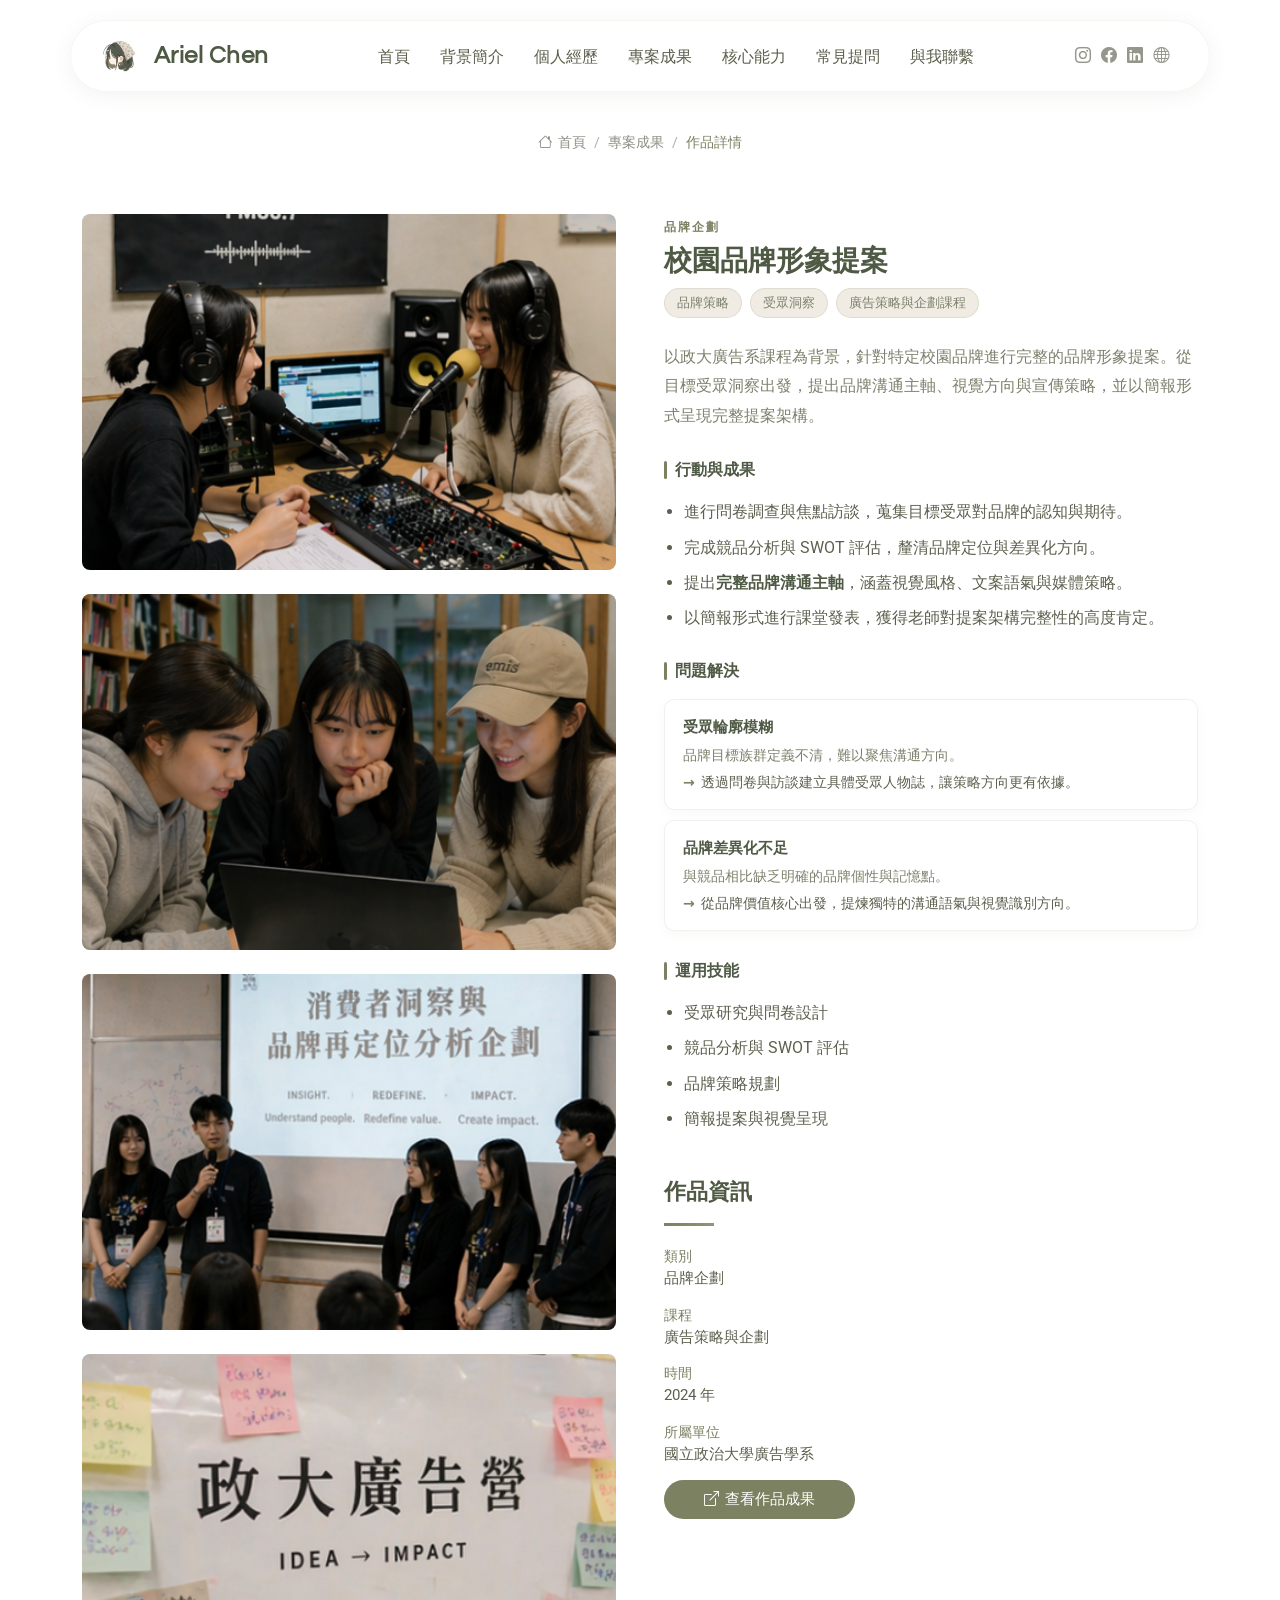
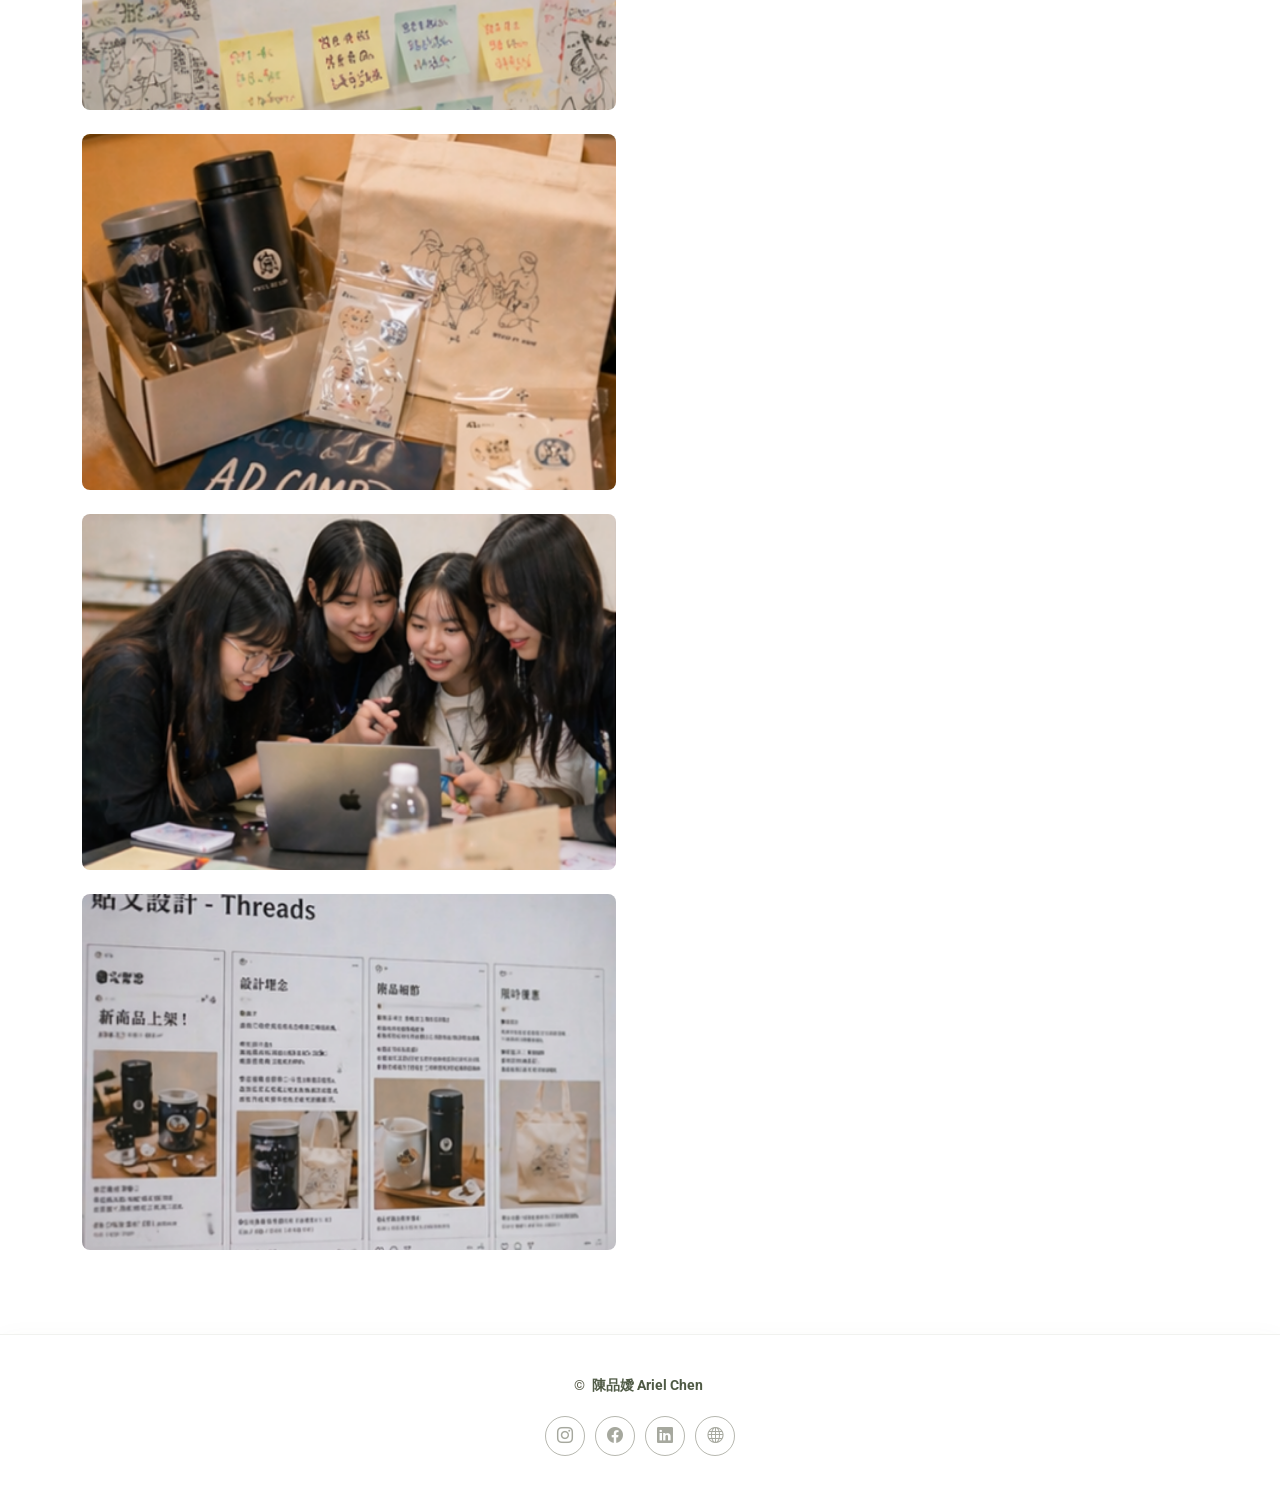
<file: portfolio-details-1.html>
<!doctype html>
<html lang="zh-Hant">
  <head>
    <meta charset="utf-8" />
    <meta content="width=device-width, initial-scale=1.0" name="viewport" />
    <title>陳品嬡 Ariel Chen｜校園品牌形象提案</title>
    <meta name="description" content="校園品牌形象提案作品詳情" />
    <meta name="keywords" content="品牌企劃, 校園品牌, 廣告提案, 陳品嬡" />
    <link href="assets/img/favicon.png" rel="icon" />
    <link href="assets/img/apple-touch-icon.png" rel="apple-touch-icon" />
    <link href="https://fonts.googleapis.com" rel="preconnect" />
    <link href="https://fonts.gstatic.com" rel="preconnect" crossorigin />
    <link
      href="https://fonts.googleapis.com/css2?family=Roboto:ital,wght@0,100;0,300;0,400;0,500;0,700;0,900;1,100;1,300;1,400;1,500;1,700;1,900&family=Noto+Sans:ital,wght@0,100;0,200;0,300;0,400;0,500;0,600;0,700;0,800;0,900;1,100;1,200;1,300;1,400;1,500;1,600;1,700;1,800;1,900&family=Questrial:wght@400&display=swap"
      rel="stylesheet"
    />
    <link
      href="assets/vendor/bootstrap/css/bootstrap.min.css"
      rel="stylesheet"
    />
    <link
      href="assets/vendor/bootstrap-icons/bootstrap-icons.css"
      rel="stylesheet"
    />
    <link href="assets/vendor/aos/aos.css" rel="stylesheet" />
    <link
      href="assets/vendor/glightbox/css/glightbox.min.css"
      rel="stylesheet"
    />
    <link href="assets/vendor/swiper/swiper-bundle.min.css" rel="stylesheet" />
    <link href="assets/css/main.css" rel="stylesheet" />
  </head>

  <body class="portfolio-details-page">
    <header id="header" class="header d-flex align-items-center sticky-top">
      <div
        class="header-container container-fluid container-xl position-relative d-flex align-items-center justify-content-between"
      >
        <a
          href="index.html"
          class="logo d-flex align-items-center me-auto me-xl-0"
        >
          <img src="assets/img/favicon.png" alt="logo" />
          <h1 class="sitename">Ariel Chen</h1>
        </a>
        <nav id="navmenu" class="navmenu">
          <ul>
            <li><a href="index.html#hero">首頁</a></li>
            <li><a href="index.html#about">背景簡介</a></li>
            <li><a href="index.html#resume">個人經歷</a></li>
            <li><a href="index.html#portfolio">專案成果</a></li>
            <li><a href="index.html#services">核心能力</a></li>
            <li><a href="index.html#faq">常見提問</a></li>
            <li><a href="index.html#contact">與我聯繫</a></li>
          </ul>
          <i class="mobile-nav-toggle d-xl-none bi bi-list"></i>
        </nav>
        <div class="header-social-links">
          <a href="https://www.instagram.com/" class="instagram"
            ><i class="bi bi-instagram"></i
          ></a>
          <a href="https://www.facebook.com" class="facebook"
            ><i class="bi bi-facebook"></i
          ></a>
          <a href="https://www.linkedin.com/" class="linkedin"
            ><i class="bi bi-linkedin"></i
          ></a>
          <a
            href="https://ariel0113.github.io/ariel-portfolio-website/"
            class="behance"
            ><i class="bi bi-globe"></i
          ></a>
        </div>
      </div>
    </header>

    <main class="main">
      <div class="page-title" style="padding-bottom: 0">
        <div class="breadcrumbs" style="margin-bottom: 0">
          <nav aria-label="breadcrumb">
            <ol class="breadcrumb">
              <li class="breadcrumb-item">
                <a href="index.html"><i class="bi bi-house"></i> 首頁</a>
              </li>
              <li class="breadcrumb-item">
                <a href="index.html#portfolio">專案成果</a>
              </li>
              <li class="breadcrumb-item active current">作品詳情</li>
            </ol>
          </nav>
        </div>
      </div>

      <section id="portfolio-details" class="portfolio-details section">
        <div class="container" data-aos="fade-up">
          <div class="row gy-4 g-lg-5">
            <div class="col-lg-6">
              <img
                src="assets/img/portfolio/portfolio-1.png"
                class="img-fluid mb-4"
                alt=""
              />
              <img
                src="assets/img/portfolio/portfolio-6.png"
                class="img-fluid mb-4"
                alt=""
              />
              <img
                src="assets/img/portfolio/portfolio-11.png"
                class="img-fluid mb-4"
                alt=""
              />
              <img
                src="assets/img/portfolio/portfolio-4.png"
                class="img-fluid mb-4"
                alt=""
              />
              <img
                src="assets/img/portfolio/portfolio-15.png"
                class="img-fluid mb-4"
                alt=""
              />
              <img
                src="assets/img/portfolio/portfolio-10.png"
                class="img-fluid mb-4"
                alt=""
              />
              <img
                src="assets/img/portfolio/portfolio-19.png"
                class="img-fluid mb-4"
                alt=""
              />
            </div>

            <div class="col-lg-6">
              <div class="position-sticky" style="top: 40px">
                <div class="portfolio-description">
                  <div class="mb-4">
                    <span
                      style="
                        display: inline-block;
                        font-size: 0.75rem;
                        font-weight: 700;
                        letter-spacing: 2px;
                        text-transform: uppercase;
                        color: var(--accent-color);
                        margin-bottom: 0.6rem;
                      "
                      >品牌企劃</span
                    >
                    <h2 style="font-size: 1.75rem; margin-bottom: 0.5rem">
                      校園品牌形象提案
                    </h2>
                    <div
                      style="
                        display: flex;
                        flex-wrap: wrap;
                        gap: 8px;
                        margin-top: 0.6rem;
                      "
                    >
                      <span
                        style="
                          font-size: 0.8rem;
                          padding: 4px 12px;
                          border-radius: 50px;
                          background: var(--soft-accent-2);
                          color: var(--muted-color);
                          border: 1px solid rgba(123, 129, 97, 0.15);
                        "
                        >品牌策略</span
                      >
                      <span
                        style="
                          font-size: 0.8rem;
                          padding: 4px 12px;
                          border-radius: 50px;
                          background: var(--soft-accent-2);
                          color: var(--muted-color);
                          border: 1px solid rgba(123, 129, 97, 0.15);
                        "
                        >受眾洞察</span
                      >
                      <span
                        style="
                          font-size: 0.8rem;
                          padding: 4px 12px;
                          border-radius: 50px;
                          background: var(--soft-accent-2);
                          color: var(--muted-color);
                          border: 1px solid rgba(123, 129, 97, 0.15);
                        "
                        >廣告策略與企劃課程</span
                      >
                    </div>
                  </div>

                  <p style="line-height: 1.85; color: var(--muted-color)">
                    以政大廣告系課程為背景，針對特定校園品牌進行完整的品牌形象提案。從目標受眾洞察出發，提出品牌溝通主軸、視覺方向與宣傳策略，並以簡報形式呈現完整提案架構。
                  </p>

                  <div style="margin-top: 1.75rem">
                    <div
                      style="
                        display: flex;
                        align-items: center;
                        gap: 8px;
                        margin-bottom: 1rem;
                      "
                    >
                      <span
                        style="
                          width: 3px;
                          height: 18px;
                          background: var(--accent-color);
                          border-radius: 2px;
                          display: inline-block;
                        "
                      ></span>
                      <span
                        style="
                          font-size: 1rem;
                          font-weight: 700;
                          color: var(--heading-color);
                        "
                        >行動與成果</span
                      >
                    </div>
                    <ul
                      style="
                        padding-left: 1.25rem;
                        margin: 0;
                        display: flex;
                        flex-direction: column;
                        gap: 8px;
                      "
                    >
                      <li style="color: var(--default-color); line-height: 1.7">
                        進行問卷調查與焦點訪談，蒐集目標受眾對品牌的認知與期待。
                      </li>
                      <li style="color: var(--default-color); line-height: 1.7">
                        完成競品分析與 SWOT 評估，釐清品牌定位與差異化方向。
                      </li>
                      <li style="color: var(--default-color); line-height: 1.7">
                        提出<strong>完整品牌溝通主軸</strong>，涵蓋視覺風格、文案語氣與媒體策略。
                      </li>
                      <li style="color: var(--default-color); line-height: 1.7">
                        以簡報形式進行課堂發表，獲得老師對提案架構完整性的高度肯定。
                      </li>
                    </ul>
                  </div>

                  <div style="margin-top: 1.75rem">
                    <div
                      style="
                        display: flex;
                        align-items: center;
                        gap: 8px;
                        margin-bottom: 1rem;
                      "
                    >
                      <span
                        style="
                          width: 3px;
                          height: 18px;
                          background: var(--accent-color);
                          border-radius: 2px;
                          display: inline-block;
                        "
                      ></span>
                      <span
                        style="
                          font-size: 1rem;
                          font-weight: 700;
                          color: var(--heading-color);
                        "
                        >問題解決</span
                      >
                    </div>
                    <div
                      style="display: flex; flex-direction: column; gap: 10px"
                    >
                      <div
                        style="
                          padding: 16px 18px;
                          border-radius: 10px;
                          background: var(--surface-color);
                          border: 1px solid rgba(123, 129, 97, 0.1);
                          box-shadow: 0 4px 12px rgba(95, 102, 79, 0.04);
                        "
                      >
                        <div
                          style="
                            font-size: 0.95rem;
                            font-weight: 700;
                            color: var(--heading-color);
                            margin-bottom: 6px;
                          "
                        >
                          受眾輪廓模糊
                        </div>
                        <div
                          style="
                            font-size: 0.88rem;
                            color: var(--muted-color);
                            margin-bottom: 6px;
                          "
                        >
                          品牌目標族群定義不清，難以聚焦溝通方向。
                        </div>
                        <div
                          style="
                            font-size: 0.88rem;
                            color: var(--default-color);
                            display: flex;
                            gap: 6px;
                          "
                        >
                          <span
                            style="
                              color: var(--accent-color);
                              font-weight: 700;
                              flex-shrink: 0;
                            "
                            >→</span
                          >透過問卷與訪談建立具體受眾人物誌，讓策略方向更有依據。
                        </div>
                      </div>
                      <div
                        style="
                          padding: 16px 18px;
                          border-radius: 10px;
                          background: var(--surface-color);
                          border: 1px solid rgba(123, 129, 97, 0.1);
                          box-shadow: 0 4px 12px rgba(95, 102, 79, 0.04);
                        "
                      >
                        <div
                          style="
                            font-size: 0.95rem;
                            font-weight: 700;
                            color: var(--heading-color);
                            margin-bottom: 6px;
                          "
                        >
                          品牌差異化不足
                        </div>
                        <div
                          style="
                            font-size: 0.88rem;
                            color: var(--muted-color);
                            margin-bottom: 6px;
                          "
                        >
                          與競品相比缺乏明確的品牌個性與記憶點。
                        </div>
                        <div
                          style="
                            font-size: 0.88rem;
                            color: var(--default-color);
                            display: flex;
                            gap: 6px;
                          "
                        >
                          <span
                            style="
                              color: var(--accent-color);
                              font-weight: 700;
                              flex-shrink: 0;
                            "
                            >→</span
                          >從品牌價值核心出發，提煉獨特的溝通語氣與視覺識別方向。
                        </div>
                      </div>
                    </div>
                  </div>

                  <div style="margin-top: 1.75rem">
                    <div
                      style="
                        display: flex;
                        align-items: center;
                        gap: 8px;
                        margin-bottom: 1rem;
                      "
                    >
                      <span
                        style="
                          width: 3px;
                          height: 18px;
                          background: var(--accent-color);
                          border-radius: 2px;
                          display: inline-block;
                        "
                      ></span>
                      <span
                        style="
                          font-size: 1rem;
                          font-weight: 700;
                          color: var(--heading-color);
                        "
                        >運用技能</span
                      >
                    </div>
                    <ul
                      style="
                        padding-left: 1.25rem;
                        margin: 0;
                        display: flex;
                        flex-direction: column;
                        gap: 8px;
                      "
                    >
                      <li style="color: var(--default-color); line-height: 1.7">
                        受眾研究與問卷設計
                      </li>
                      <li style="color: var(--default-color); line-height: 1.7">
                        競品分析與 SWOT 評估
                      </li>
                      <li style="color: var(--default-color); line-height: 1.7">
                        品牌策略規劃
                      </li>
                      <li style="color: var(--default-color); line-height: 1.7">
                        簡報提案與視覺呈現
                      </li>
                    </ul>
                  </div>
                </div>

                <div class="portfolio-info mt-5">
                  <h3>作品資訊</h3>
                  <ul>
                    <li><strong>類別</strong> 品牌企劃</li>
                    <li><strong>課程</strong> 廣告策略與企劃</li>
                    <li><strong>時間</strong> 2024 年</li>
                    <li><strong>所屬單位</strong> 國立政治大學廣告學系</li>
                    <li>
                      <a href="#" class="btn-visit align-self-start"
                        ><i
                          class="bi bi-box-arrow-up-right"
                          style="margin-right: 6px"
                        ></i
                        >查看作品成果</a
                      >
                    </li>
                  </ul>
                </div>
              </div>
            </div>
          </div>
        </div>
      </section>
    </main>

    <footer id="footer" class="footer">
      <div class="container">
        <div class="copyright text-center">
          <p>© <strong class="px-1 sitename">陳品嬡 Ariel Chen</strong></p>
        </div>
        <div class="social-links d-flex justify-content-center">
          <a href="https://www.instagram.com/"
            ><i class="bi bi-instagram"></i
          ></a>
          <a href="https://www.facebook.com"><i class="bi bi-facebook"></i></a>
          <a href="https://www.linkedin.com/"><i class="bi bi-linkedin"></i></a>
          <a href="https://ariel0113.github.io/ariel-portfolio-website/"
            ><i class="bi bi-globe"></i
          ></a>
        </div>
      </div>
    </footer>

    <a
      href="#"
      id="scroll-top"
      class="scroll-top d-flex align-items-center justify-content-center"
      ><i class="bi bi-arrow-up-short"></i
    ></a>

    <script src="assets/vendor/bootstrap/js/bootstrap.bundle.min.js"></script>
    <script src="assets/vendor/php-email-form/validate.js"></script>
    <script src="assets/vendor/aos/aos.js"></script>
    <script src="assets/vendor/waypoints/noframework.waypoints.js"></script>
    <script src="assets/vendor/glightbox/js/glightbox.min.js"></script>
    <script src="assets/vendor/imagesloaded/imagesloaded.pkgd.min.js"></script>
    <script src="assets/vendor/isotope-layout/isotope.pkgd.min.js"></script>
    <script src="assets/vendor/swiper/swiper-bundle.min.js"></script>
    <script src="assets/js/main.js"></script>
  </body>
</html>
</file>
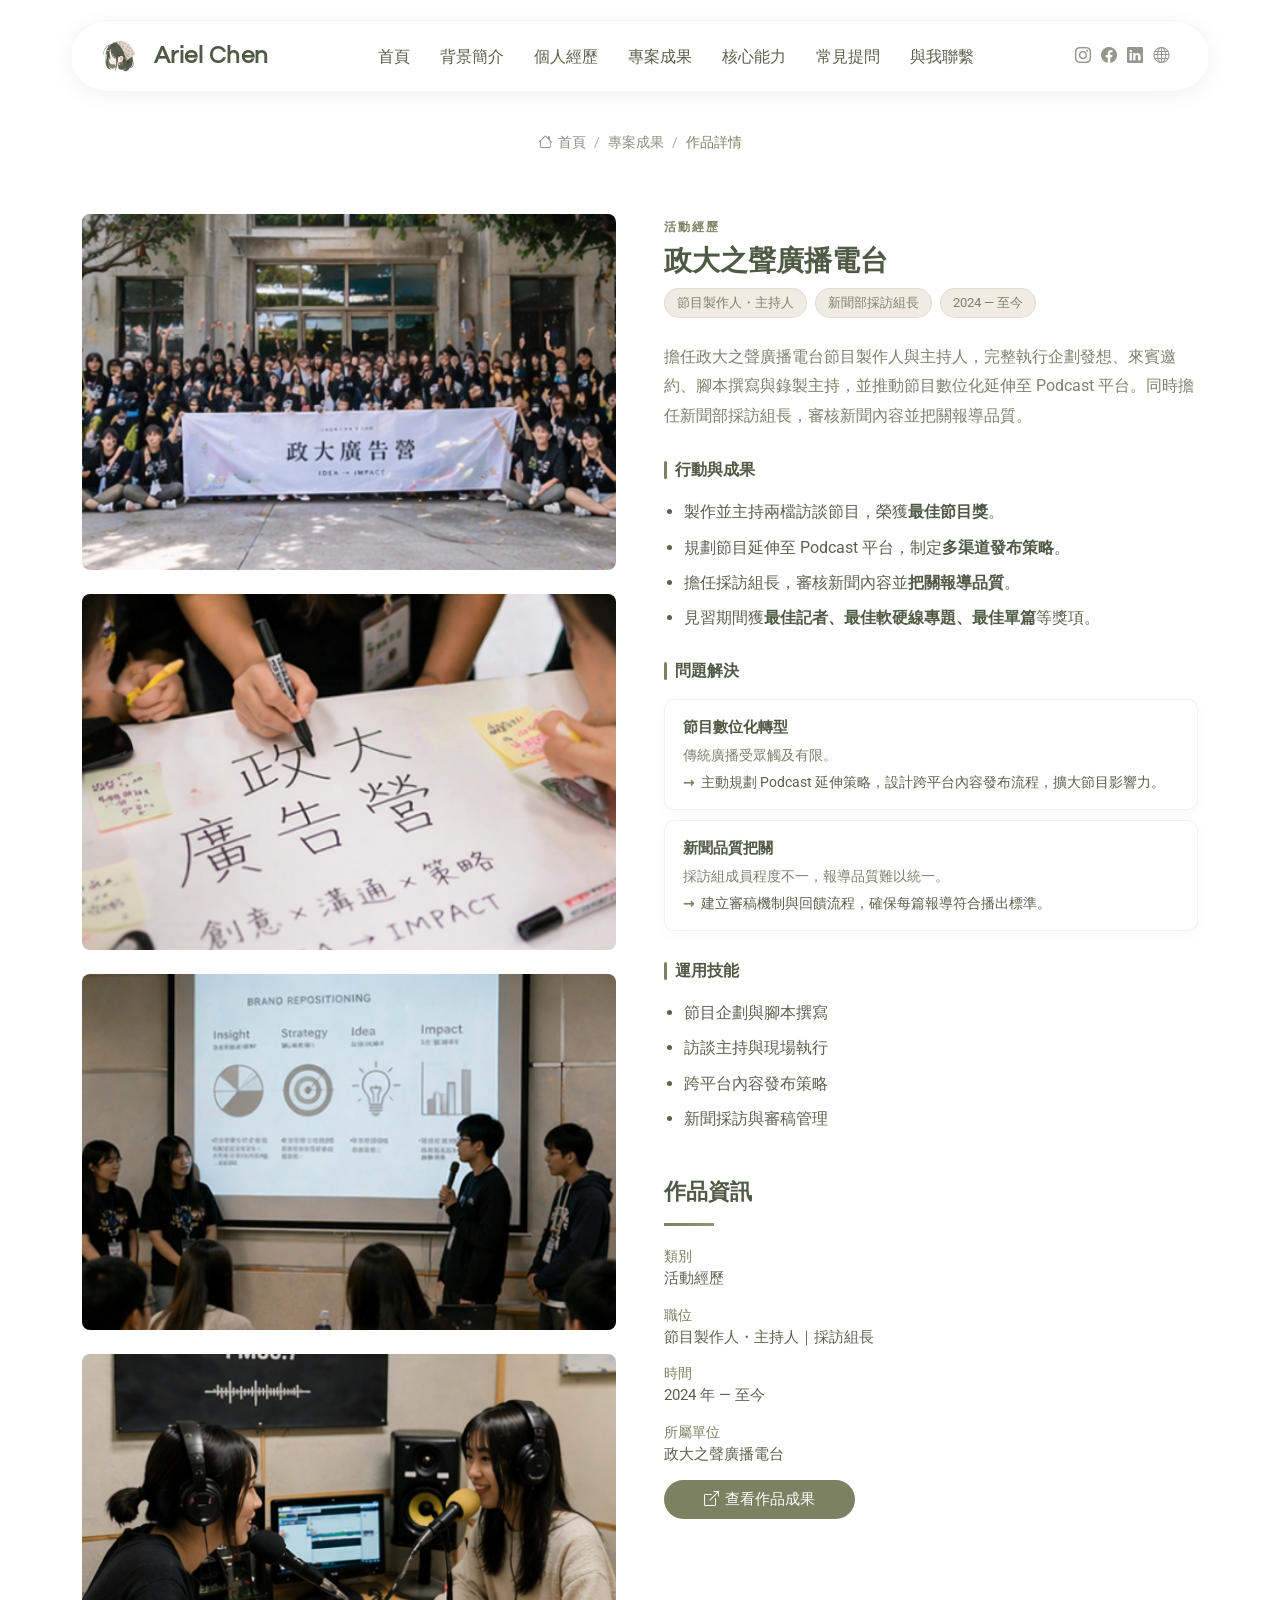
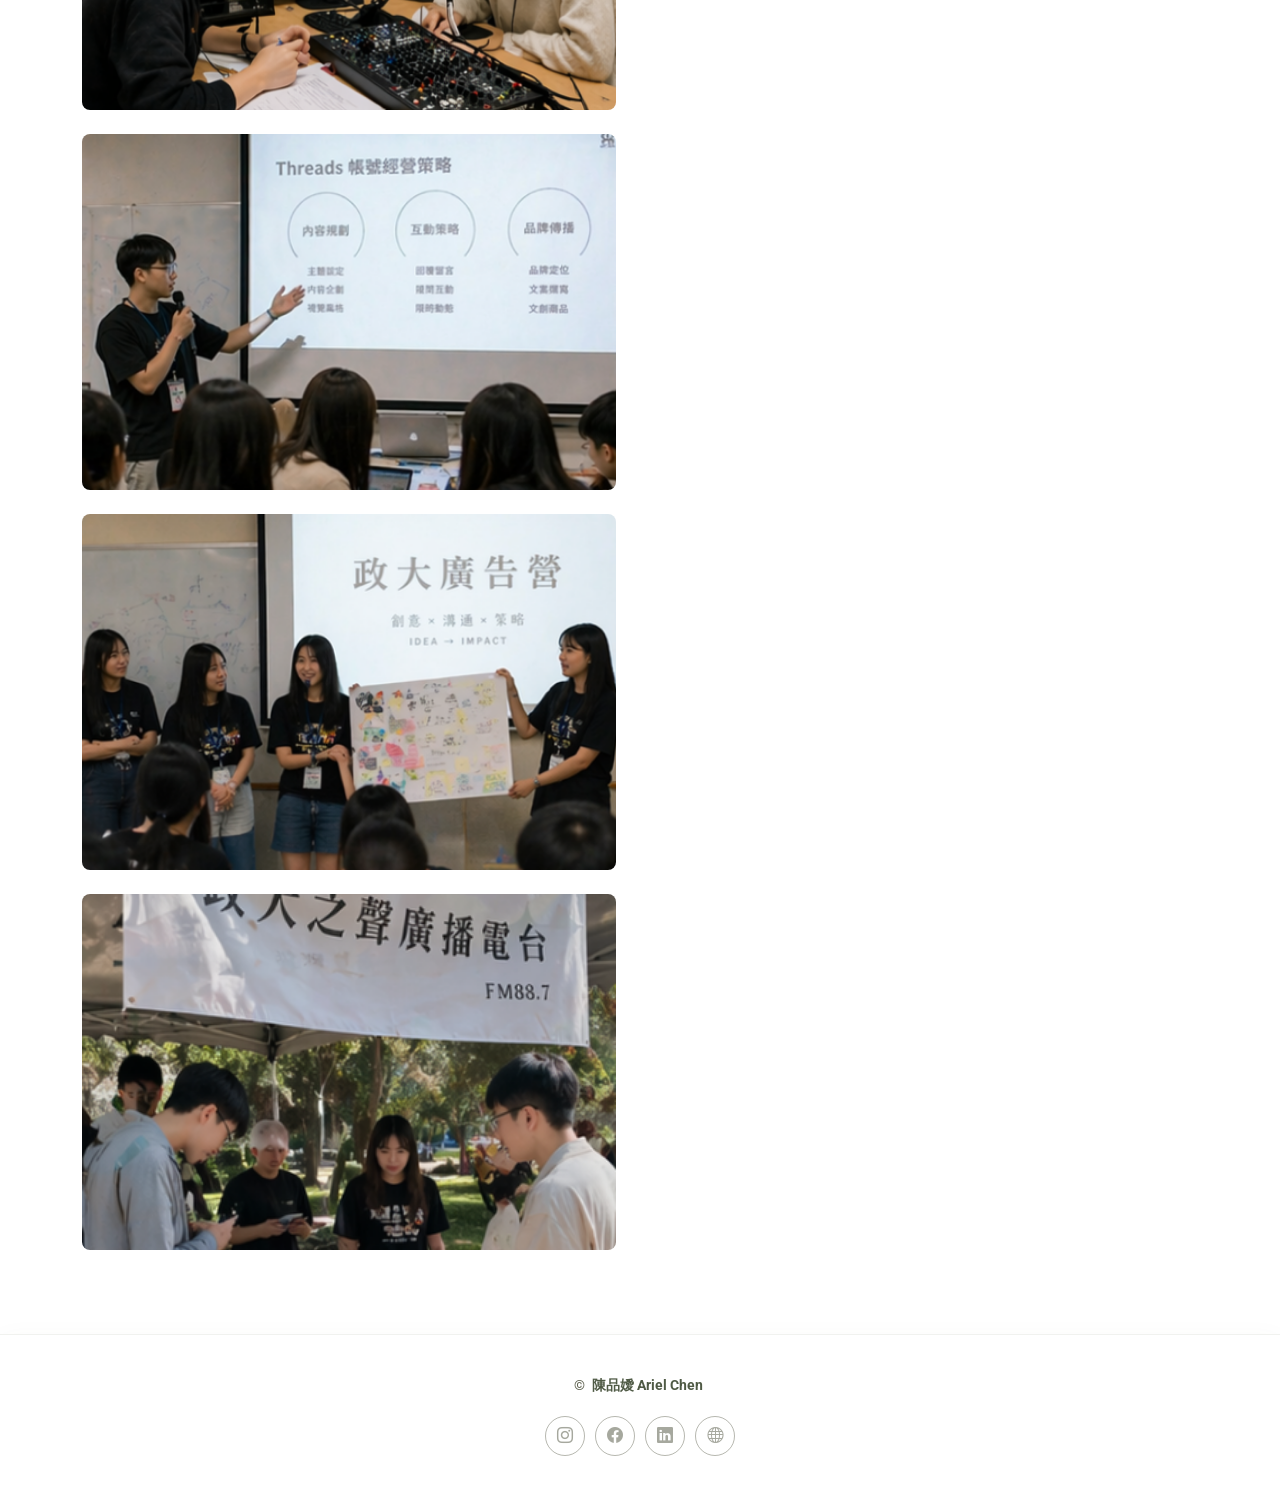
<file: portfolio-details-2.html>
<!doctype html>
<html lang="zh-Hant">
  <head>
    <meta charset="utf-8" />
    <meta content="width=device-width, initial-scale=1.0" name="viewport" />
    <title>陳品嬡 Ariel Chen｜政大之聲廣播電台</title>
    <meta name="description" content="政大之聲廣播電台作品詳情" />
    <meta name="keywords" content="活動經歷, 廣播電台, 節目製作, 陳品嬡" />
    <link href="assets/img/favicon.png" rel="icon" />
    <link href="assets/img/apple-touch-icon.png" rel="apple-touch-icon" />
    <link href="https://fonts.googleapis.com" rel="preconnect" />
    <link href="https://fonts.gstatic.com" rel="preconnect" crossorigin />
    <link
      href="https://fonts.googleapis.com/css2?family=Roboto:ital,wght@0,100;0,300;0,400;0,500;0,700;0,900;1,100;1,300;1,400;1,500;1,700;1,900&family=Noto+Sans:ital,wght@0,100;0,200;0,300;0,400;0,500;0,600;0,700;0,800;0,900;1,100;1,200;1,300;1,400;1,500;1,600;1,700;1,800;1,900&family=Questrial:wght@400&display=swap"
      rel="stylesheet"
    />
    <link
      href="assets/vendor/bootstrap/css/bootstrap.min.css"
      rel="stylesheet"
    />
    <link
      href="assets/vendor/bootstrap-icons/bootstrap-icons.css"
      rel="stylesheet"
    />
    <link href="assets/vendor/aos/aos.css" rel="stylesheet" />
    <link
      href="assets/vendor/glightbox/css/glightbox.min.css"
      rel="stylesheet"
    />
    <link href="assets/vendor/swiper/swiper-bundle.min.css" rel="stylesheet" />
    <link href="assets/css/main.css" rel="stylesheet" />
  </head>

  <body class="portfolio-details-page">
    <header id="header" class="header d-flex align-items-center sticky-top">
      <div
        class="header-container container-fluid container-xl position-relative d-flex align-items-center justify-content-between"
      >
        <a
          href="index.html"
          class="logo d-flex align-items-center me-auto me-xl-0"
        >
          <img src="assets/img/favicon.png" alt="logo" />
          <h1 class="sitename">Ariel Chen</h1>
        </a>
        <nav id="navmenu" class="navmenu">
          <ul>
            <li><a href="index.html#hero">首頁</a></li>
            <li><a href="index.html#about">背景簡介</a></li>
            <li><a href="index.html#resume">個人經歷</a></li>
            <li><a href="index.html#portfolio">專案成果</a></li>
            <li><a href="index.html#services">核心能力</a></li>
            <li><a href="index.html#faq">常見提問</a></li>
            <li><a href="index.html#contact">與我聯繫</a></li>
          </ul>
          <i class="mobile-nav-toggle d-xl-none bi bi-list"></i>
        </nav>
        <div class="header-social-links">
          <a href="https://www.instagram.com/" class="instagram"
            ><i class="bi bi-instagram"></i
          ></a>
          <a href="https://www.facebook.com" class="facebook"
            ><i class="bi bi-facebook"></i
          ></a>
          <a href="https://www.linkedin.com/" class="linkedin"
            ><i class="bi bi-linkedin"></i
          ></a>
          <a
            href="https://ariel0113.github.io/ariel-portfolio-website/"
            class="behance"
            ><i class="bi bi-globe"></i
          ></a>
        </div>
      </div>
    </header>

    <main class="main">
      <div class="page-title" style="padding-bottom: 0">
        <div class="breadcrumbs" style="margin-bottom: 0">
          <nav aria-label="breadcrumb">
            <ol class="breadcrumb">
              <li class="breadcrumb-item">
                <a href="index.html"><i class="bi bi-house"></i> 首頁</a>
              </li>
              <li class="breadcrumb-item">
                <a href="index.html#portfolio">專案成果</a>
              </li>
              <li class="breadcrumb-item active current">作品詳情</li>
            </ol>
          </nav>
        </div>
      </div>

      <section id="portfolio-details" class="portfolio-details section">
        <div class="container" data-aos="fade-up">
          <div class="row gy-4 g-lg-5">
            <div class="col-lg-6">
              <img
                src="assets/img/portfolio/portfolio-3.png"
                class="img-fluid mb-4"
                alt=""
              />
              <img
                src="assets/img/portfolio/portfolio-7.png"
                class="img-fluid mb-4"
                alt=""
              />
              <img
                src="assets/img/portfolio/portfolio-12.png"
                class="img-fluid mb-4"
                alt=""
              />
              <img
                src="assets/img/portfolio/portfolio-1.png"
                class="img-fluid mb-4"
                alt=""
              />
              <img
                src="assets/img/portfolio/portfolio-16.png"
                class="img-fluid mb-4"
                alt=""
              />
              <img
                src="assets/img/portfolio/portfolio-9.png"
                class="img-fluid mb-4"
                alt=""
              />
              <img
                src="assets/img/portfolio/portfolio-20.png"
                class="img-fluid mb-4"
                alt=""
              />
            </div>

            <div class="col-lg-6">
              <div class="position-sticky" style="top: 40px">
                <div class="portfolio-description">
                  <div class="mb-4">
                    <span
                      style="
                        display: inline-block;
                        font-size: 0.75rem;
                        font-weight: 700;
                        letter-spacing: 2px;
                        text-transform: uppercase;
                        color: var(--accent-color);
                        margin-bottom: 0.6rem;
                      "
                      >活動經歷</span
                    >
                    <h2 style="font-size: 1.75rem; margin-bottom: 0.5rem">
                      政大之聲廣播電台
                    </h2>
                    <div
                      style="
                        display: flex;
                        flex-wrap: wrap;
                        gap: 8px;
                        margin-top: 0.6rem;
                      "
                    >
                      <span
                        style="
                          font-size: 0.8rem;
                          padding: 4px 12px;
                          border-radius: 50px;
                          background: var(--soft-accent-2);
                          color: var(--muted-color);
                          border: 1px solid rgba(123, 129, 97, 0.15);
                        "
                        >節目製作人・主持人</span
                      >
                      <span
                        style="
                          font-size: 0.8rem;
                          padding: 4px 12px;
                          border-radius: 50px;
                          background: var(--soft-accent-2);
                          color: var(--muted-color);
                          border: 1px solid rgba(123, 129, 97, 0.15);
                        "
                        >新聞部採訪組長</span
                      >
                      <span
                        style="
                          font-size: 0.8rem;
                          padding: 4px 12px;
                          border-radius: 50px;
                          background: var(--soft-accent-2);
                          color: var(--muted-color);
                          border: 1px solid rgba(123, 129, 97, 0.15);
                        "
                        >2024 — 至今</span
                      >
                    </div>
                  </div>

                  <p style="line-height: 1.85; color: var(--muted-color)">
                    擔任政大之聲廣播電台節目製作人與主持人，完整執行企劃發想、來賓邀約、腳本撰寫與錄製主持，並推動節目數位化延伸至
                    Podcast
                    平台。同時擔任新聞部採訪組長，審核新聞內容並把關報導品質。
                  </p>

                  <div style="margin-top: 1.75rem">
                    <div
                      style="
                        display: flex;
                        align-items: center;
                        gap: 8px;
                        margin-bottom: 1rem;
                      "
                    >
                      <span
                        style="
                          width: 3px;
                          height: 18px;
                          background: var(--accent-color);
                          border-radius: 2px;
                          display: inline-block;
                        "
                      ></span>
                      <span
                        style="
                          font-size: 1rem;
                          font-weight: 700;
                          color: var(--heading-color);
                        "
                        >行動與成果</span
                      >
                    </div>
                    <ul
                      style="
                        padding-left: 1.25rem;
                        margin: 0;
                        display: flex;
                        flex-direction: column;
                        gap: 8px;
                      "
                    >
                      <li style="color: var(--default-color); line-height: 1.7">
                        製作並主持兩檔訪談節目，榮獲<strong>最佳節目獎</strong>。
                      </li>
                      <li style="color: var(--default-color); line-height: 1.7">
                        規劃節目延伸至 Podcast
                        平台，制定<strong>多渠道發布策略</strong>。
                      </li>
                      <li style="color: var(--default-color); line-height: 1.7">
                        擔任採訪組長，審核新聞內容並<strong>把關報導品質</strong>。
                      </li>
                      <li style="color: var(--default-color); line-height: 1.7">
                        見習期間獲<strong>最佳記者、最佳軟硬線專題、最佳單篇</strong>等獎項。
                      </li>
                    </ul>
                  </div>

                  <div style="margin-top: 1.75rem">
                    <div
                      style="
                        display: flex;
                        align-items: center;
                        gap: 8px;
                        margin-bottom: 1rem;
                      "
                    >
                      <span
                        style="
                          width: 3px;
                          height: 18px;
                          background: var(--accent-color);
                          border-radius: 2px;
                          display: inline-block;
                        "
                      ></span>
                      <span
                        style="
                          font-size: 1rem;
                          font-weight: 700;
                          color: var(--heading-color);
                        "
                        >問題解決</span
                      >
                    </div>
                    <div
                      style="display: flex; flex-direction: column; gap: 10px"
                    >
                      <div
                        style="
                          padding: 16px 18px;
                          border-radius: 10px;
                          background: var(--surface-color);
                          border: 1px solid rgba(123, 129, 97, 0.1);
                          box-shadow: 0 4px 12px rgba(95, 102, 79, 0.04);
                        "
                      >
                        <div
                          style="
                            font-size: 0.95rem;
                            font-weight: 700;
                            color: var(--heading-color);
                            margin-bottom: 6px;
                          "
                        >
                          節目數位化轉型
                        </div>
                        <div
                          style="
                            font-size: 0.88rem;
                            color: var(--muted-color);
                            margin-bottom: 6px;
                          "
                        >
                          傳統廣播受眾觸及有限。
                        </div>
                        <div
                          style="
                            font-size: 0.88rem;
                            color: var(--default-color);
                            display: flex;
                            gap: 6px;
                          "
                        >
                          <span
                            style="
                              color: var(--accent-color);
                              font-weight: 700;
                              flex-shrink: 0;
                            "
                            >→</span
                          >主動規劃 Podcast
                          延伸策略，設計跨平台內容發布流程，擴大節目影響力。
                        </div>
                      </div>
                      <div
                        style="
                          padding: 16px 18px;
                          border-radius: 10px;
                          background: var(--surface-color);
                          border: 1px solid rgba(123, 129, 97, 0.1);
                          box-shadow: 0 4px 12px rgba(95, 102, 79, 0.04);
                        "
                      >
                        <div
                          style="
                            font-size: 0.95rem;
                            font-weight: 700;
                            color: var(--heading-color);
                            margin-bottom: 6px;
                          "
                        >
                          新聞品質把關
                        </div>
                        <div
                          style="
                            font-size: 0.88rem;
                            color: var(--muted-color);
                            margin-bottom: 6px;
                          "
                        >
                          採訪組成員程度不一，報導品質難以統一。
                        </div>
                        <div
                          style="
                            font-size: 0.88rem;
                            color: var(--default-color);
                            display: flex;
                            gap: 6px;
                          "
                        >
                          <span
                            style="
                              color: var(--accent-color);
                              font-weight: 700;
                              flex-shrink: 0;
                            "
                            >→</span
                          >建立審稿機制與回饋流程，確保每篇報導符合播出標準。
                        </div>
                      </div>
                    </div>
                  </div>

                  <div style="margin-top: 1.75rem">
                    <div
                      style="
                        display: flex;
                        align-items: center;
                        gap: 8px;
                        margin-bottom: 1rem;
                      "
                    >
                      <span
                        style="
                          width: 3px;
                          height: 18px;
                          background: var(--accent-color);
                          border-radius: 2px;
                          display: inline-block;
                        "
                      ></span>
                      <span
                        style="
                          font-size: 1rem;
                          font-weight: 700;
                          color: var(--heading-color);
                        "
                        >運用技能</span
                      >
                    </div>
                    <ul
                      style="
                        padding-left: 1.25rem;
                        margin: 0;
                        display: flex;
                        flex-direction: column;
                        gap: 8px;
                      "
                    >
                      <li style="color: var(--default-color); line-height: 1.7">
                        節目企劃與腳本撰寫
                      </li>
                      <li style="color: var(--default-color); line-height: 1.7">
                        訪談主持與現場執行
                      </li>
                      <li style="color: var(--default-color); line-height: 1.7">
                        跨平台內容發布策略
                      </li>
                      <li style="color: var(--default-color); line-height: 1.7">
                        新聞採訪與審稿管理
                      </li>
                    </ul>
                  </div>
                </div>

                <div class="portfolio-info mt-5">
                  <h3>作品資訊</h3>
                  <ul>
                    <li><strong>類別</strong> 活動經歷</li>
                    <li><strong>職位</strong> 節目製作人・主持人｜採訪組長</li>
                    <li><strong>時間</strong> 2024 年 — 至今</li>
                    <li><strong>所屬單位</strong> 政大之聲廣播電台</li>
                    <li>
                      <a href="#" class="btn-visit align-self-start"
                        ><i
                          class="bi bi-box-arrow-up-right"
                          style="margin-right: 6px"
                        ></i
                        >查看作品成果</a
                      >
                    </li>
                  </ul>
                </div>
              </div>
            </div>
          </div>
        </div>
      </section>
    </main>

    <footer id="footer" class="footer">
      <div class="container">
        <div class="copyright text-center">
          <p>© <strong class="px-1 sitename">陳品嬡 Ariel Chen</strong></p>
        </div>
        <div class="social-links d-flex justify-content-center">
          <a href="https://www.instagram.com/"
            ><i class="bi bi-instagram"></i
          ></a>
          <a href="https://www.facebook.com"><i class="bi bi-facebook"></i></a>
          <a href="https://www.linkedin.com/"><i class="bi bi-linkedin"></i></a>
          <a href="https://ariel0113.github.io/ariel-portfolio-website/"
            ><i class="bi bi-globe"></i
          ></a>
        </div>
      </div>
    </footer>

    <a
      href="#"
      id="scroll-top"
      class="scroll-top d-flex align-items-center justify-content-center"
      ><i class="bi bi-arrow-up-short"></i
    ></a>

    <script src="assets/vendor/bootstrap/js/bootstrap.bundle.min.js"></script>
    <script src="assets/vendor/php-email-form/validate.js"></script>
    <script src="assets/vendor/aos/aos.js"></script>
    <script src="assets/vendor/waypoints/noframework.waypoints.js"></script>
    <script src="assets/vendor/glightbox/js/glightbox.min.js"></script>
    <script src="assets/vendor/imagesloaded/imagesloaded.pkgd.min.js"></script>
    <script src="assets/vendor/isotope-layout/isotope.pkgd.min.js"></script>
    <script src="assets/vendor/swiper/swiper-bundle.min.js"></script>
    <script src="assets/js/main.js"></script>
  </body>
</html>
</file>
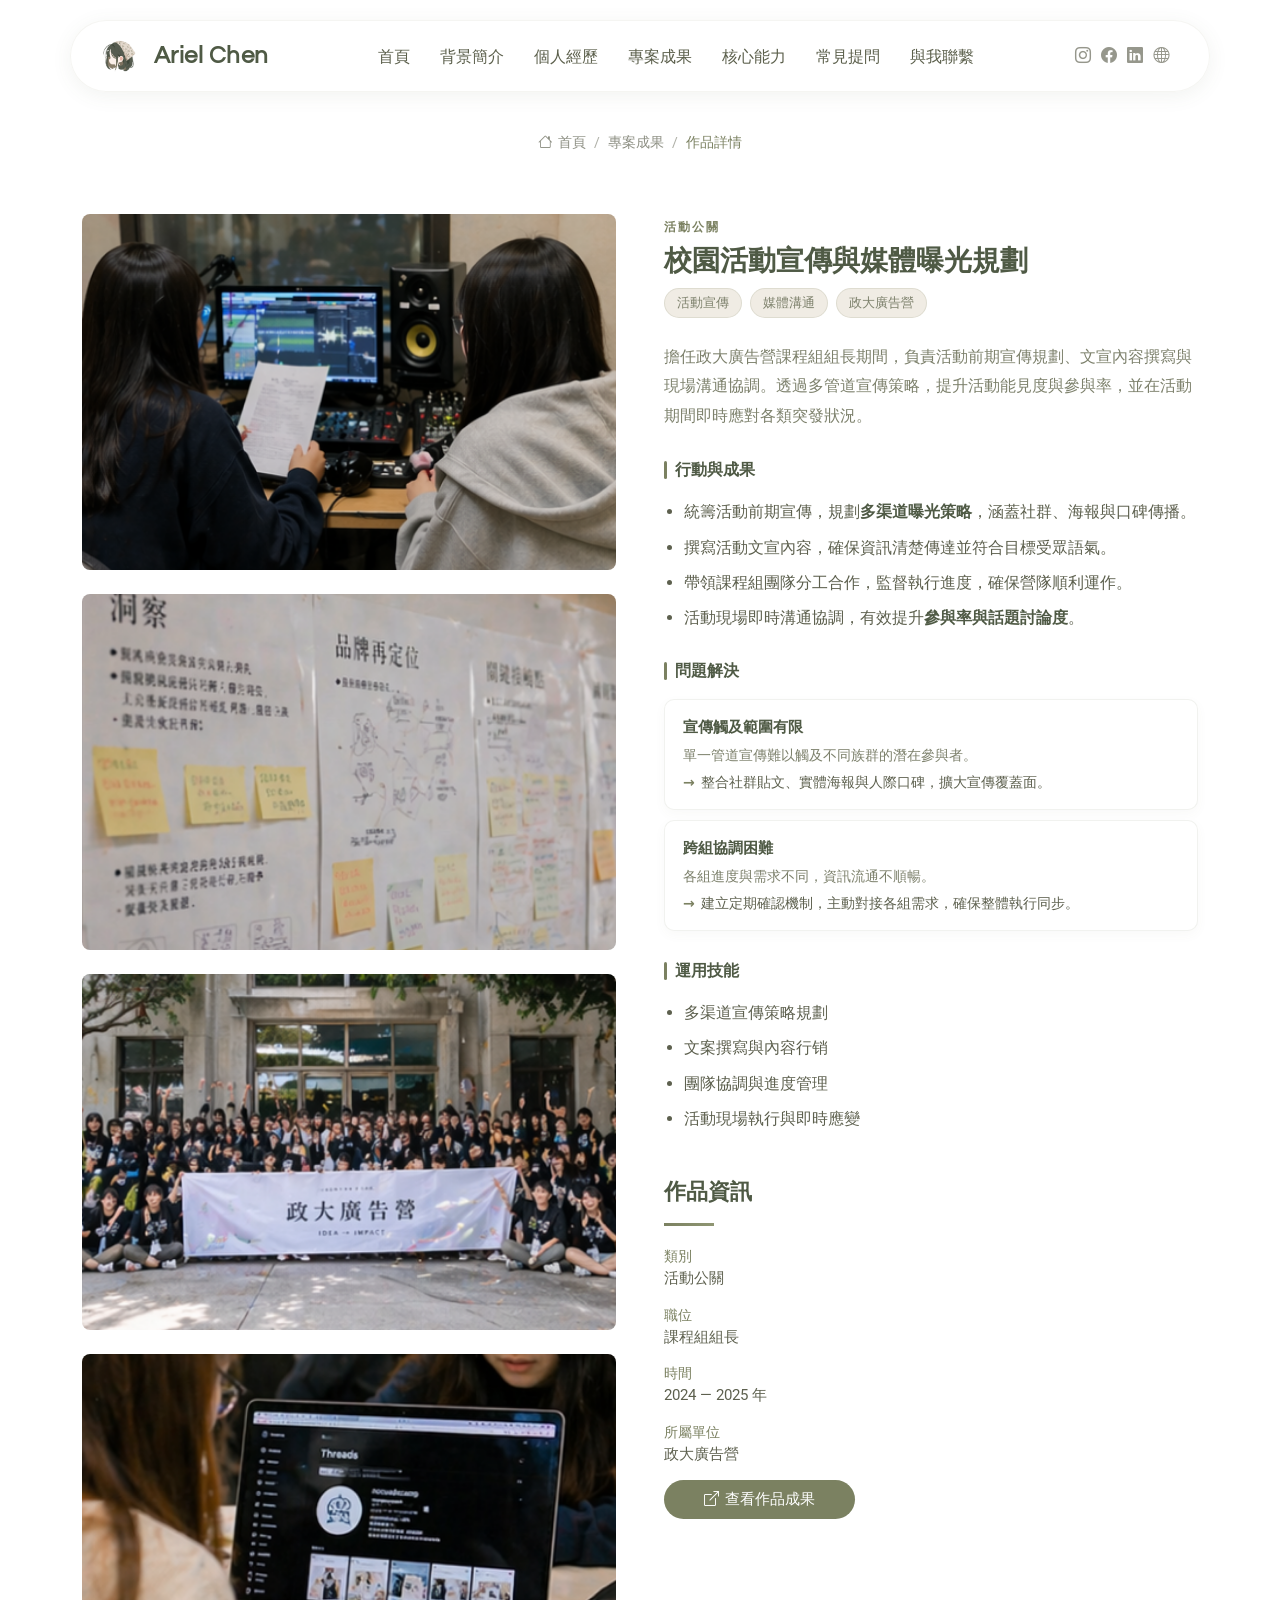
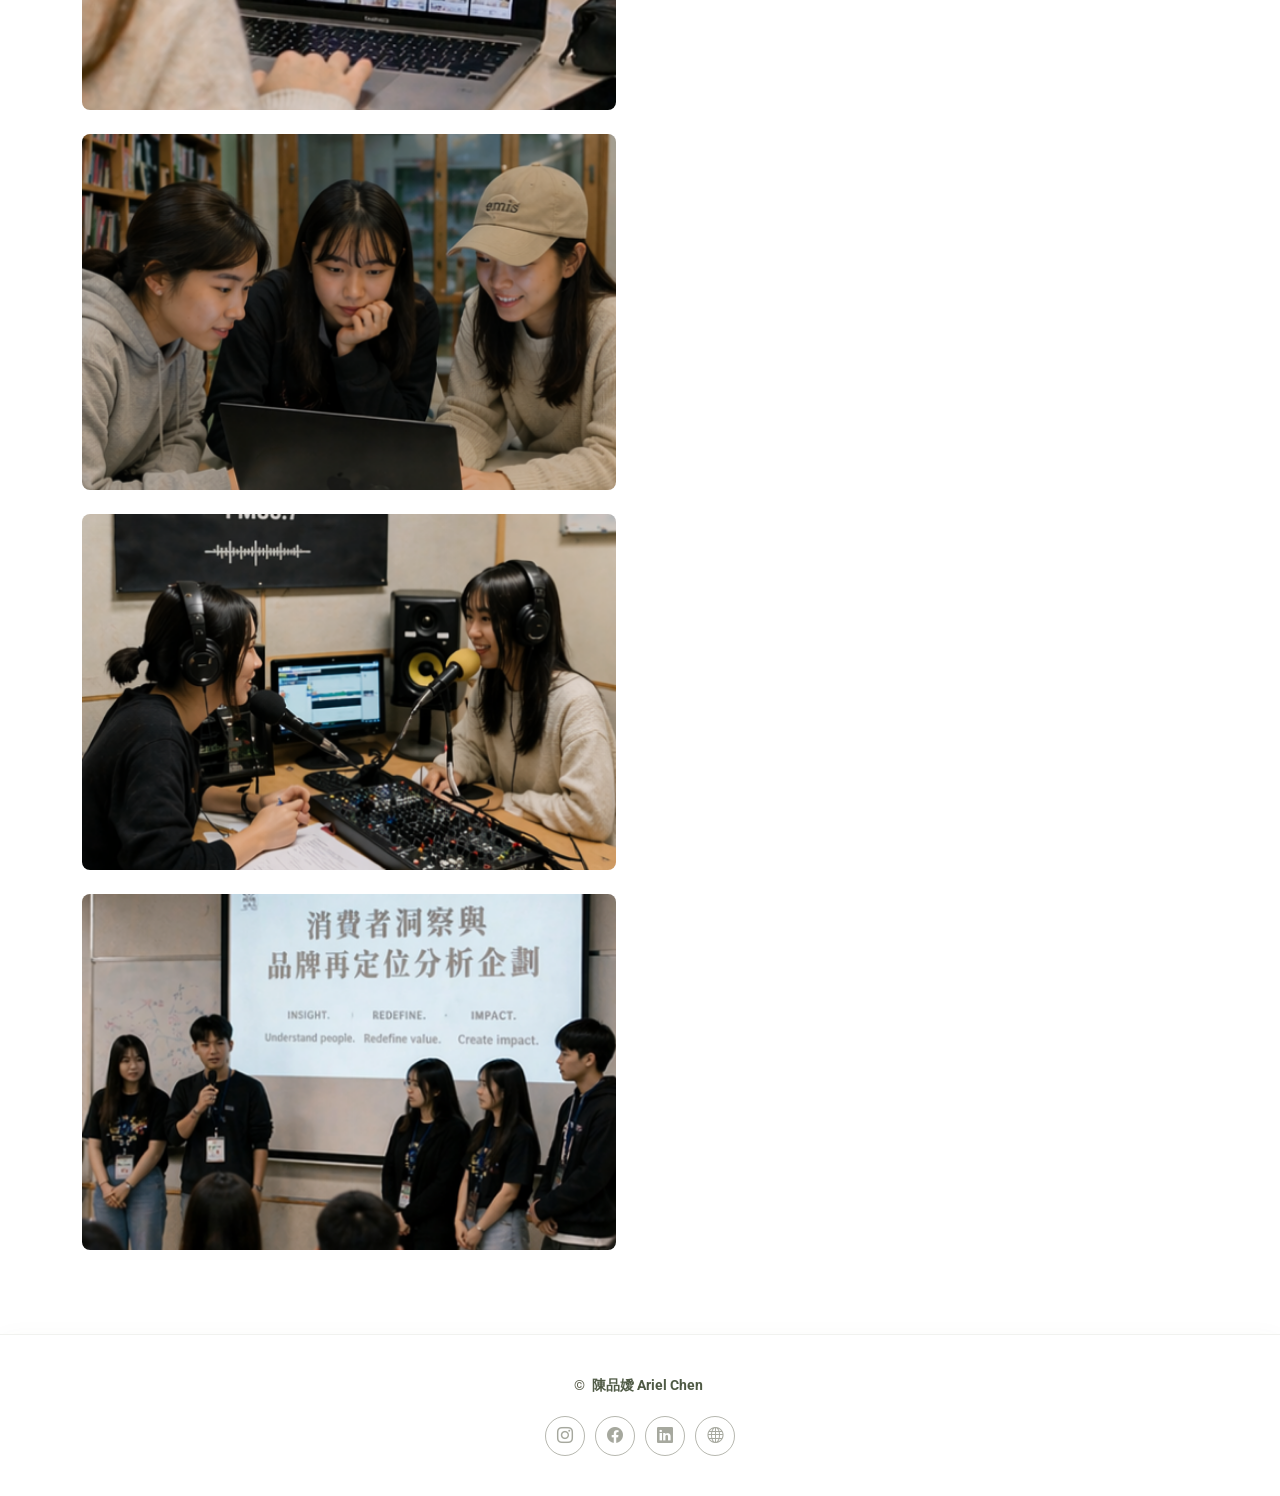
<file: portfolio-details-3.html>
<!doctype html>
<html lang="zh-Hant">
  <head>
    <meta charset="utf-8" />
    <meta content="width=device-width, initial-scale=1.0" name="viewport" />
    <title>陳品嬡 Ariel Chen｜校園活動宣傳與媒體曝光規劃</title>
    <meta name="description" content="校園活動宣傳與媒體曝光規劃作品詳情" />
    <meta name="keywords" content="活動公關, 校園活動, 媒體曝光, 陳品嬡" />
    <link href="assets/img/favicon.png" rel="icon" />
    <link href="assets/img/apple-touch-icon.png" rel="apple-touch-icon" />
    <link href="https://fonts.googleapis.com" rel="preconnect" />
    <link href="https://fonts.gstatic.com" rel="preconnect" crossorigin />
    <link
      href="https://fonts.googleapis.com/css2?family=Roboto:ital,wght@0,100;0,300;0,400;0,500;0,700;0,900;1,100;1,300;1,400;1,500;1,700;1,900&family=Noto+Sans:ital,wght@0,100;0,200;0,300;0,400;0,500;0,600;0,700;0,800;0,900;1,100;1,200;1,300;1,400;1,500;1,600;1,700;1,800;1,900&family=Questrial:wght@400&display=swap"
      rel="stylesheet"
    />
    <link
      href="assets/vendor/bootstrap/css/bootstrap.min.css"
      rel="stylesheet"
    />
    <link
      href="assets/vendor/bootstrap-icons/bootstrap-icons.css"
      rel="stylesheet"
    />
    <link href="assets/vendor/aos/aos.css" rel="stylesheet" />
    <link
      href="assets/vendor/glightbox/css/glightbox.min.css"
      rel="stylesheet"
    />
    <link href="assets/vendor/swiper/swiper-bundle.min.css" rel="stylesheet" />
    <link href="assets/css/main.css" rel="stylesheet" />
  </head>

  <body class="portfolio-details-page">
    <header id="header" class="header d-flex align-items-center sticky-top">
      <div
        class="header-container container-fluid container-xl position-relative d-flex align-items-center justify-content-between"
      >
        <a
          href="index.html"
          class="logo d-flex align-items-center me-auto me-xl-0"
        >
          <img src="assets/img/favicon.png" alt="logo" />
          <h1 class="sitename">Ariel Chen</h1>
        </a>
        <nav id="navmenu" class="navmenu">
          <ul>
            <li><a href="index.html#hero">首頁</a></li>
            <li><a href="index.html#about">背景簡介</a></li>
            <li><a href="index.html#resume">個人經歷</a></li>
            <li><a href="index.html#portfolio">專案成果</a></li>
            <li><a href="index.html#services">核心能力</a></li>
            <li><a href="index.html#faq">常見提問</a></li>
            <li><a href="index.html#contact">與我聯繫</a></li>
          </ul>
          <i class="mobile-nav-toggle d-xl-none bi bi-list"></i>
        </nav>
        <div class="header-social-links">
          <a href="https://www.instagram.com/" class="instagram"
            ><i class="bi bi-instagram"></i
          ></a>
          <a href="https://www.facebook.com" class="facebook"
            ><i class="bi bi-facebook"></i
          ></a>
          <a href="https://www.linkedin.com/" class="linkedin"
            ><i class="bi bi-linkedin"></i
          ></a>
          <a
            href="https://ariel0113.github.io/ariel-portfolio-website/"
            class="behance"
            ><i class="bi bi-globe"></i
          ></a>
        </div>
      </div>
    </header>

    <main class="main">
      <div class="page-title" style="padding-bottom: 0">
        <div class="breadcrumbs" style="margin-bottom: 0">
          <nav aria-label="breadcrumb">
            <ol class="breadcrumb">
              <li class="breadcrumb-item">
                <a href="index.html"><i class="bi bi-house"></i> 首頁</a>
              </li>
              <li class="breadcrumb-item">
                <a href="index.html#portfolio">專案成果</a>
              </li>
              <li class="breadcrumb-item active current">作品詳情</li>
            </ol>
          </nav>
        </div>
      </div>

      <section id="portfolio-details" class="portfolio-details section">
        <div class="container" data-aos="fade-up">
          <div class="row gy-4 g-lg-5">
            <div class="col-lg-6">
              <img
                src="assets/img/portfolio/portfolio-8.png"
                class="img-fluid mb-4"
                alt=""
              />
              <img
                src="assets/img/portfolio/portfolio-13.png"
                class="img-fluid mb-4"
                alt=""
              />
              <img
                src="assets/img/portfolio/portfolio-3.png"
                class="img-fluid mb-4"
                alt=""
              />
              <img
                src="assets/img/portfolio/portfolio-17.png"
                class="img-fluid mb-4"
                alt=""
              />
              <img
                src="assets/img/portfolio/portfolio-6.png"
                class="img-fluid mb-4"
                alt=""
              />
              <img
                src="assets/img/portfolio/portfolio-1.png"
                class="img-fluid mb-4"
                alt=""
              />
              <img
                src="assets/img/portfolio/portfolio-11.png"
                class="img-fluid mb-4"
                alt=""
              />
            </div>

            <div class="col-lg-6">
              <div class="position-sticky" style="top: 40px">
                <div class="portfolio-description">
                  <div class="mb-4">
                    <span
                      style="
                        display: inline-block;
                        font-size: 0.75rem;
                        font-weight: 700;
                        letter-spacing: 2px;
                        text-transform: uppercase;
                        color: var(--accent-color);
                        margin-bottom: 0.6rem;
                      "
                      >活動公關</span
                    >
                    <h2 style="font-size: 1.75rem; margin-bottom: 0.5rem">
                      校園活動宣傳與媒體曝光規劃
                    </h2>
                    <div
                      style="
                        display: flex;
                        flex-wrap: wrap;
                        gap: 8px;
                        margin-top: 0.6rem;
                      "
                    >
                      <span
                        style="
                          font-size: 0.8rem;
                          padding: 4px 12px;
                          border-radius: 50px;
                          background: var(--soft-accent-2);
                          color: var(--muted-color);
                          border: 1px solid rgba(123, 129, 97, 0.15);
                        "
                        >活動宣傳</span
                      >
                      <span
                        style="
                          font-size: 0.8rem;
                          padding: 4px 12px;
                          border-radius: 50px;
                          background: var(--soft-accent-2);
                          color: var(--muted-color);
                          border: 1px solid rgba(123, 129, 97, 0.15);
                        "
                        >媒體溝通</span
                      >
                      <span
                        style="
                          font-size: 0.8rem;
                          padding: 4px 12px;
                          border-radius: 50px;
                          background: var(--soft-accent-2);
                          color: var(--muted-color);
                          border: 1px solid rgba(123, 129, 97, 0.15);
                        "
                        >政大廣告營</span
                      >
                    </div>
                  </div>

                  <p style="line-height: 1.85; color: var(--muted-color)">
                    擔任政大廣告營課程組組長期間，負責活動前期宣傳規劃、文宣內容撰寫與現場溝通協調。透過多管道宣傳策略，提升活動能見度與參與率，並在活動期間即時應對各類突發狀況。
                  </p>

                  <div style="margin-top: 1.75rem">
                    <div
                      style="
                        display: flex;
                        align-items: center;
                        gap: 8px;
                        margin-bottom: 1rem;
                      "
                    >
                      <span
                        style="
                          width: 3px;
                          height: 18px;
                          background: var(--accent-color);
                          border-radius: 2px;
                          display: inline-block;
                        "
                      ></span>
                      <span
                        style="
                          font-size: 1rem;
                          font-weight: 700;
                          color: var(--heading-color);
                        "
                        >行動與成果</span
                      >
                    </div>
                    <ul
                      style="
                        padding-left: 1.25rem;
                        margin: 0;
                        display: flex;
                        flex-direction: column;
                        gap: 8px;
                      "
                    >
                      <li style="color: var(--default-color); line-height: 1.7">
                        統籌活動前期宣傳，規劃<strong>多渠道曝光策略</strong>，涵蓋社群、海報與口碑傳播。
                      </li>
                      <li style="color: var(--default-color); line-height: 1.7">
                        撰寫活動文宣內容，確保資訊清楚傳達並符合目標受眾語氣。
                      </li>
                      <li style="color: var(--default-color); line-height: 1.7">
                        帶領課程組團隊分工合作，監督執行進度，確保營隊順利運作。
                      </li>
                      <li style="color: var(--default-color); line-height: 1.7">
                        活動現場即時溝通協調，有效提升<strong>參與率與話題討論度</strong>。
                      </li>
                    </ul>
                  </div>

                  <div style="margin-top: 1.75rem">
                    <div
                      style="
                        display: flex;
                        align-items: center;
                        gap: 8px;
                        margin-bottom: 1rem;
                      "
                    >
                      <span
                        style="
                          width: 3px;
                          height: 18px;
                          background: var(--accent-color);
                          border-radius: 2px;
                          display: inline-block;
                        "
                      ></span>
                      <span
                        style="
                          font-size: 1rem;
                          font-weight: 700;
                          color: var(--heading-color);
                        "
                        >問題解決</span
                      >
                    </div>
                    <div
                      style="display: flex; flex-direction: column; gap: 10px"
                    >
                      <div
                        style="
                          padding: 16px 18px;
                          border-radius: 10px;
                          background: var(--surface-color);
                          border: 1px solid rgba(123, 129, 97, 0.1);
                          box-shadow: 0 4px 12px rgba(95, 102, 79, 0.04);
                        "
                      >
                        <div
                          style="
                            font-size: 0.95rem;
                            font-weight: 700;
                            color: var(--heading-color);
                            margin-bottom: 6px;
                          "
                        >
                          宣傳觸及範圍有限
                        </div>
                        <div
                          style="
                            font-size: 0.88rem;
                            color: var(--muted-color);
                            margin-bottom: 6px;
                          "
                        >
                          單一管道宣傳難以觸及不同族群的潛在參與者。
                        </div>
                        <div
                          style="
                            font-size: 0.88rem;
                            color: var(--default-color);
                            display: flex;
                            gap: 6px;
                          "
                        >
                          <span
                            style="
                              color: var(--accent-color);
                              font-weight: 700;
                              flex-shrink: 0;
                            "
                            >→</span
                          >整合社群貼文、實體海報與人際口碑，擴大宣傳覆蓋面。
                        </div>
                      </div>
                      <div
                        style="
                          padding: 16px 18px;
                          border-radius: 10px;
                          background: var(--surface-color);
                          border: 1px solid rgba(123, 129, 97, 0.1);
                          box-shadow: 0 4px 12px rgba(95, 102, 79, 0.04);
                        "
                      >
                        <div
                          style="
                            font-size: 0.95rem;
                            font-weight: 700;
                            color: var(--heading-color);
                            margin-bottom: 6px;
                          "
                        >
                          跨組協調困難
                        </div>
                        <div
                          style="
                            font-size: 0.88rem;
                            color: var(--muted-color);
                            margin-bottom: 6px;
                          "
                        >
                          各組進度與需求不同，資訊流通不順暢。
                        </div>
                        <div
                          style="
                            font-size: 0.88rem;
                            color: var(--default-color);
                            display: flex;
                            gap: 6px;
                          "
                        >
                          <span
                            style="
                              color: var(--accent-color);
                              font-weight: 700;
                              flex-shrink: 0;
                            "
                            >→</span
                          >建立定期確認機制，主動對接各組需求，確保整體執行同步。
                        </div>
                      </div>
                    </div>
                  </div>

                  <div style="margin-top: 1.75rem">
                    <div
                      style="
                        display: flex;
                        align-items: center;
                        gap: 8px;
                        margin-bottom: 1rem;
                      "
                    >
                      <span
                        style="
                          width: 3px;
                          height: 18px;
                          background: var(--accent-color);
                          border-radius: 2px;
                          display: inline-block;
                        "
                      ></span>
                      <span
                        style="
                          font-size: 1rem;
                          font-weight: 700;
                          color: var(--heading-color);
                        "
                        >運用技能</span
                      >
                    </div>
                    <ul
                      style="
                        padding-left: 1.25rem;
                        margin: 0;
                        display: flex;
                        flex-direction: column;
                        gap: 8px;
                      "
                    >
                      <li style="color: var(--default-color); line-height: 1.7">
                        多渠道宣傳策略規劃
                      </li>
                      <li style="color: var(--default-color); line-height: 1.7">
                        文案撰寫與內容行销
                      </li>
                      <li style="color: var(--default-color); line-height: 1.7">
                        團隊協調與進度管理
                      </li>
                      <li style="color: var(--default-color); line-height: 1.7">
                        活動現場執行與即時應變
                      </li>
                    </ul>
                  </div>
                </div>

                <div class="portfolio-info mt-5">
                  <h3>作品資訊</h3>
                  <ul>
                    <li><strong>類別</strong> 活動公關</li>
                    <li><strong>職位</strong> 課程組組長</li>
                    <li><strong>時間</strong> 2024 — 2025 年</li>
                    <li><strong>所屬單位</strong> 政大廣告營</li>
                    <li>
                      <a href="#" class="btn-visit align-self-start"
                        ><i
                          class="bi bi-box-arrow-up-right"
                          style="margin-right: 6px"
                        ></i
                        >查看作品成果</a
                      >
                    </li>
                  </ul>
                </div>
              </div>
            </div>
          </div>
        </div>
      </section>
    </main>

    <footer id="footer" class="footer">
      <div class="container">
        <div class="copyright text-center">
          <p>© <strong class="px-1 sitename">陳品嬡 Ariel Chen</strong></p>
        </div>
        <div class="social-links d-flex justify-content-center">
          <a href="https://www.instagram.com/"
            ><i class="bi bi-instagram"></i
          ></a>
          <a href="https://www.facebook.com"><i class="bi bi-facebook"></i></a>
          <a href="https://www.linkedin.com/"><i class="bi bi-linkedin"></i></a>
          <a href="https://ariel0113.github.io/ariel-portfolio-website/"
            ><i class="bi bi-globe"></i
          ></a>
        </div>
      </div>
    </footer>

    <a
      href="#"
      id="scroll-top"
      class="scroll-top d-flex align-items-center justify-content-center"
      ><i class="bi bi-arrow-up-short"></i
    ></a>

    <script src="assets/vendor/bootstrap/js/bootstrap.bundle.min.js"></script>
    <script src="assets/vendor/php-email-form/validate.js"></script>
    <script src="assets/vendor/aos/aos.js"></script>
    <script src="assets/vendor/waypoints/noframework.waypoints.js"></script>
    <script src="assets/vendor/glightbox/js/glightbox.min.js"></script>
    <script src="assets/vendor/imagesloaded/imagesloaded.pkgd.min.js"></script>
    <script src="assets/vendor/isotope-layout/isotope.pkgd.min.js"></script>
    <script src="assets/vendor/swiper/swiper-bundle.min.js"></script>
    <script src="assets/js/main.js"></script>
  </body>
</html>
</file>
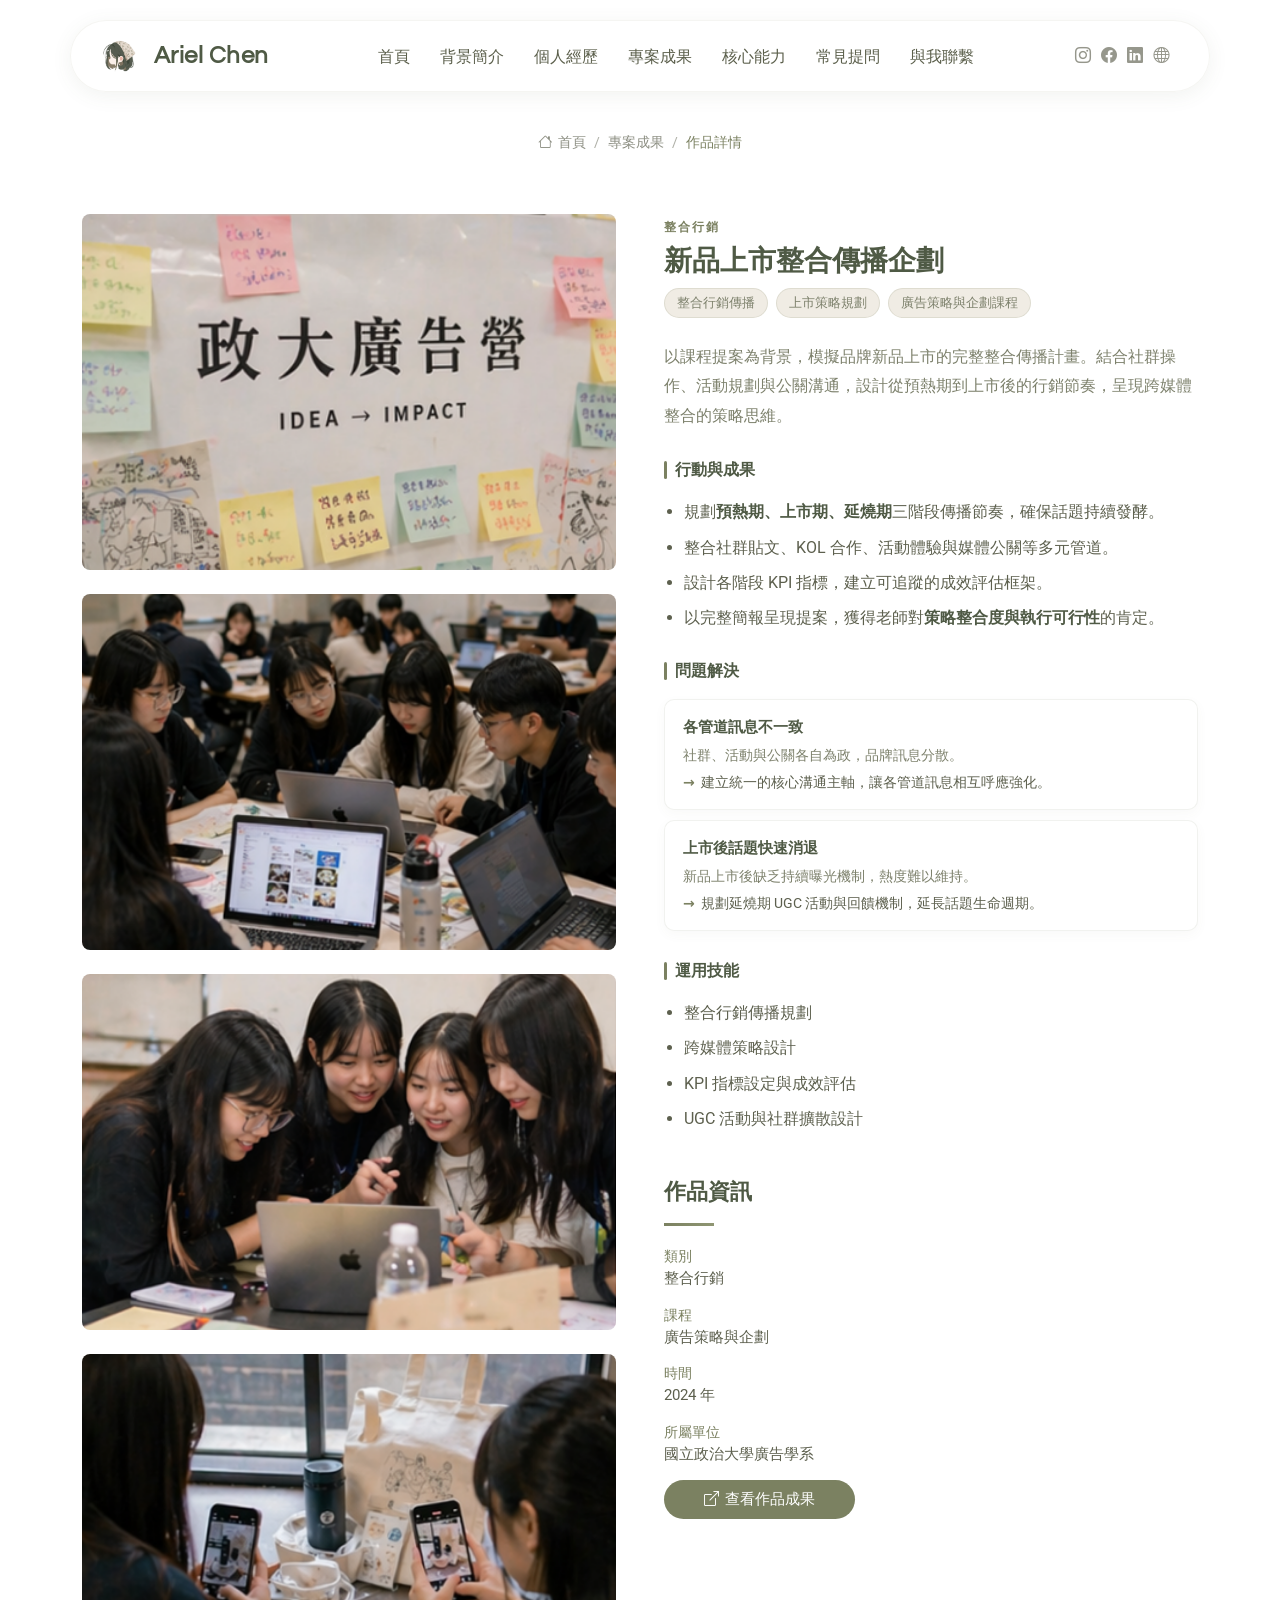
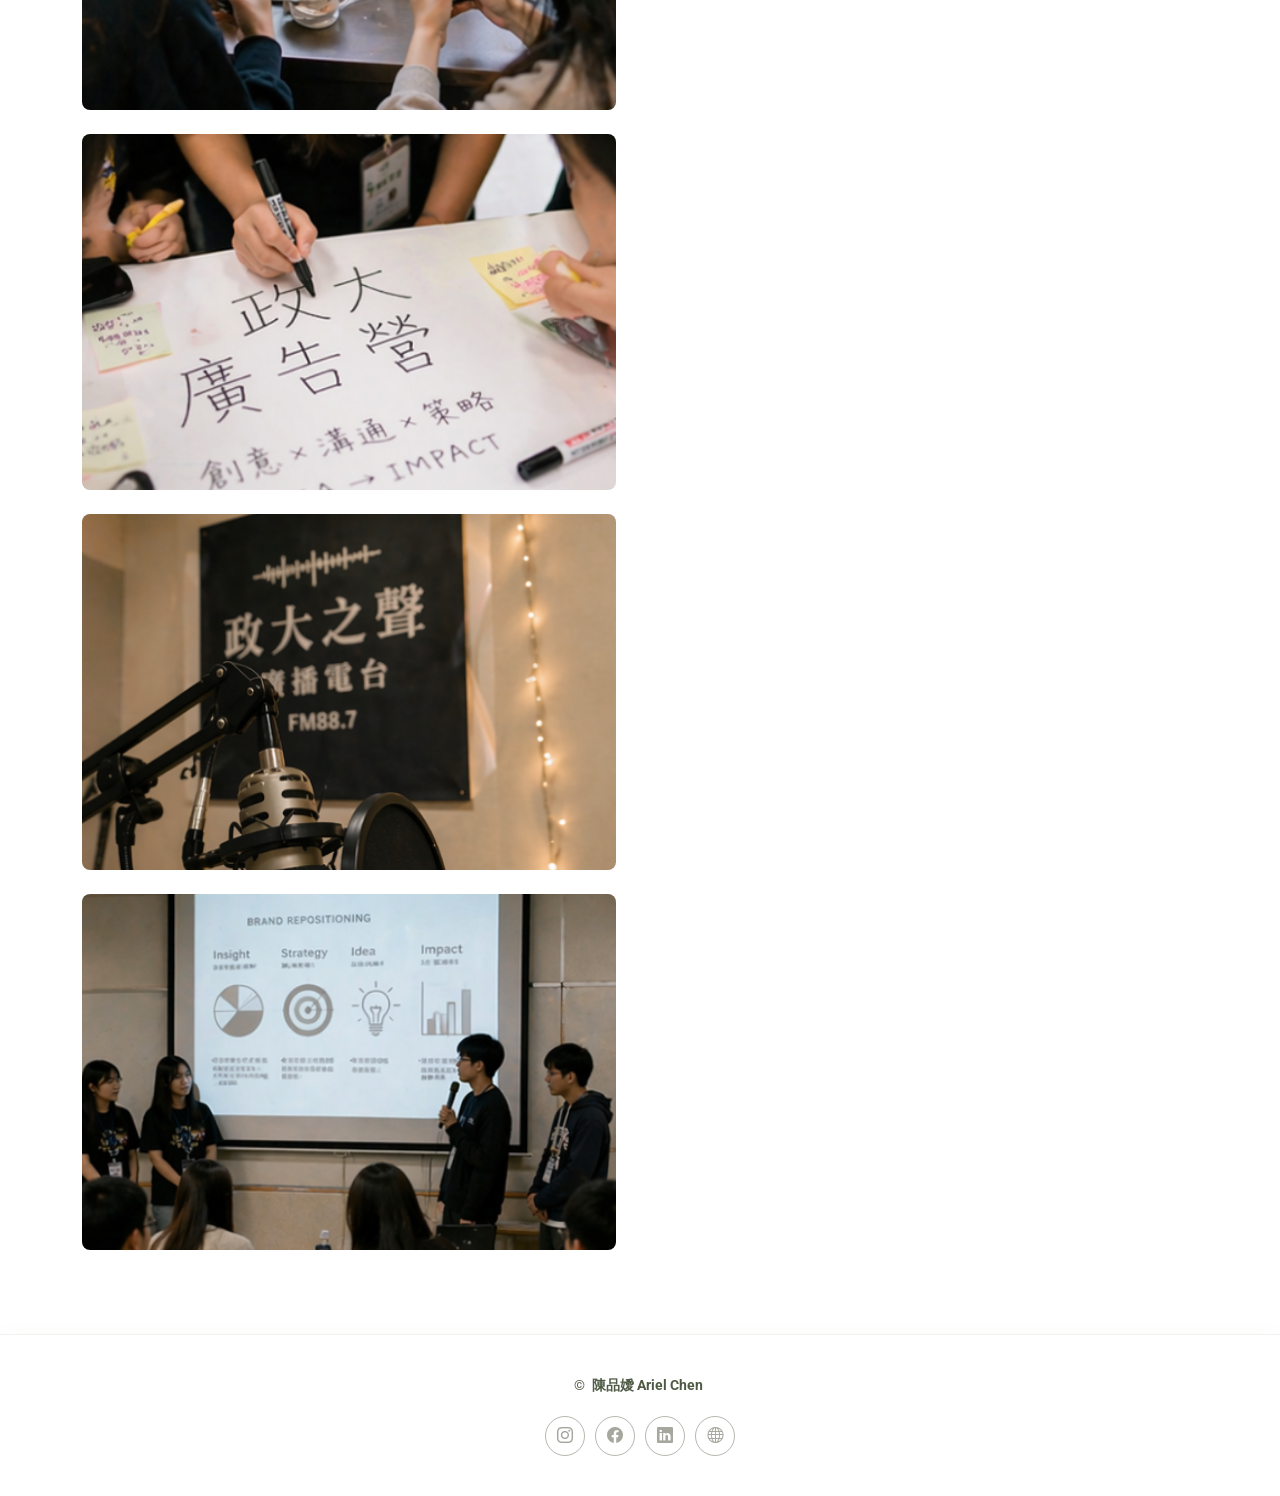
<file: portfolio-details-4.html>
<!doctype html>
<html lang="zh-Hant">
  <head>
    <meta charset="utf-8" />
    <meta content="width=device-width, initial-scale=1.0" name="viewport" />
    <title>陳品嬡 Ariel Chen｜新品上市整合傳播企劃</title>
    <meta name="description" content="新品上市整合傳播企劃作品詳情" />
    <meta name="keywords" content="整合行銷, 新品上市, 傳播企劃, 陳品嬡" />
    <link href="assets/img/favicon.png" rel="icon" />
    <link href="assets/img/apple-touch-icon.png" rel="apple-touch-icon" />
    <link href="https://fonts.googleapis.com" rel="preconnect" />
    <link href="https://fonts.gstatic.com" rel="preconnect" crossorigin />
    <link
      href="https://fonts.googleapis.com/css2?family=Roboto:ital,wght@0,100;0,300;0,400;0,500;0,700;0,900;1,100;1,300;1,400;1,500;1,700;1,900&family=Noto+Sans:ital,wght@0,100;0,200;0,300;0,400;0,500;0,600;0,700;0,800;0,900;1,100;1,200;1,300;1,400;1,500;1,600;1,700;1,800;1,900&family=Questrial:wght@400&display=swap"
      rel="stylesheet"
    />
    <link
      href="assets/vendor/bootstrap/css/bootstrap.min.css"
      rel="stylesheet"
    />
    <link
      href="assets/vendor/bootstrap-icons/bootstrap-icons.css"
      rel="stylesheet"
    />
    <link href="assets/vendor/aos/aos.css" rel="stylesheet" />
    <link
      href="assets/vendor/glightbox/css/glightbox.min.css"
      rel="stylesheet"
    />
    <link href="assets/vendor/swiper/swiper-bundle.min.css" rel="stylesheet" />
    <link href="assets/css/main.css" rel="stylesheet" />
  </head>

  <body class="portfolio-details-page">
    <header id="header" class="header d-flex align-items-center sticky-top">
      <div
        class="header-container container-fluid container-xl position-relative d-flex align-items-center justify-content-between"
      >
        <a
          href="index.html"
          class="logo d-flex align-items-center me-auto me-xl-0"
        >
          <img src="assets/img/favicon.png" alt="logo" />
          <h1 class="sitename">Ariel Chen</h1>
        </a>
        <nav id="navmenu" class="navmenu">
          <ul>
            <li><a href="index.html#hero">首頁</a></li>
            <li><a href="index.html#about">背景簡介</a></li>
            <li><a href="index.html#resume">個人經歷</a></li>
            <li><a href="index.html#portfolio">專案成果</a></li>
            <li><a href="index.html#services">核心能力</a></li>
            <li><a href="index.html#faq">常見提問</a></li>
            <li><a href="index.html#contact">與我聯繫</a></li>
          </ul>
          <i class="mobile-nav-toggle d-xl-none bi bi-list"></i>
        </nav>
        <div class="header-social-links">
          <a href="https://www.instagram.com/" class="instagram"
            ><i class="bi bi-instagram"></i
          ></a>
          <a href="https://www.facebook.com" class="facebook"
            ><i class="bi bi-facebook"></i
          ></a>
          <a href="https://www.linkedin.com/" class="linkedin"
            ><i class="bi bi-linkedin"></i
          ></a>
          <a
            href="https://ariel0113.github.io/ariel-portfolio-website/"
            class="behance"
            ><i class="bi bi-globe"></i
          ></a>
        </div>
      </div>
    </header>

    <main class="main">
      <div class="page-title" style="padding-bottom: 0">
        <div class="breadcrumbs" style="margin-bottom: 0">
          <nav aria-label="breadcrumb">
            <ol class="breadcrumb">
              <li class="breadcrumb-item">
                <a href="index.html"><i class="bi bi-house"></i> 首頁</a>
              </li>
              <li class="breadcrumb-item">
                <a href="index.html#portfolio">專案成果</a>
              </li>
              <li class="breadcrumb-item active current">作品詳情</li>
            </ol>
          </nav>
        </div>
      </div>

      <section id="portfolio-details" class="portfolio-details section">
        <div class="container" data-aos="fade-up">
          <div class="row gy-4 g-lg-5">
            <div class="col-lg-6">
              <img
                src="assets/img/portfolio/portfolio-4.png"
                class="img-fluid mb-4"
                alt=""
              />
              <img
                src="assets/img/portfolio/portfolio-14.png"
                class="img-fluid mb-4"
                alt=""
              />
              <img
                src="assets/img/portfolio/portfolio-10.png"
                class="img-fluid mb-4"
                alt=""
              />
              <img
                src="assets/img/portfolio/portfolio-18.png"
                class="img-fluid mb-4"
                alt=""
              />
              <img
                src="assets/img/portfolio/portfolio-7.png"
                class="img-fluid mb-4"
                alt=""
              />
              <img
                src="assets/img/portfolio/portfolio-2.png"
                class="img-fluid mb-4"
                alt=""
              />
              <img
                src="assets/img/portfolio/portfolio-12.png"
                class="img-fluid mb-4"
                alt=""
              />
            </div>

            <div class="col-lg-6">
              <div class="position-sticky" style="top: 40px">
                <div class="portfolio-description">
                  <div class="mb-4">
                    <span
                      style="
                        display: inline-block;
                        font-size: 0.75rem;
                        font-weight: 700;
                        letter-spacing: 2px;
                        text-transform: uppercase;
                        color: var(--accent-color);
                        margin-bottom: 0.6rem;
                      "
                      >整合行銷</span
                    >
                    <h2 style="font-size: 1.75rem; margin-bottom: 0.5rem">
                      新品上市整合傳播企劃
                    </h2>
                    <div
                      style="
                        display: flex;
                        flex-wrap: wrap;
                        gap: 8px;
                        margin-top: 0.6rem;
                      "
                    >
                      <span
                        style="
                          font-size: 0.8rem;
                          padding: 4px 12px;
                          border-radius: 50px;
                          background: var(--soft-accent-2);
                          color: var(--muted-color);
                          border: 1px solid rgba(123, 129, 97, 0.15);
                        "
                        >整合行銷傳播</span
                      >
                      <span
                        style="
                          font-size: 0.8rem;
                          padding: 4px 12px;
                          border-radius: 50px;
                          background: var(--soft-accent-2);
                          color: var(--muted-color);
                          border: 1px solid rgba(123, 129, 97, 0.15);
                        "
                        >上市策略規劃</span
                      >
                      <span
                        style="
                          font-size: 0.8rem;
                          padding: 4px 12px;
                          border-radius: 50px;
                          background: var(--soft-accent-2);
                          color: var(--muted-color);
                          border: 1px solid rgba(123, 129, 97, 0.15);
                        "
                        >廣告策略與企劃課程</span
                      >
                    </div>
                  </div>

                  <p style="line-height: 1.85; color: var(--muted-color)">
                    以課程提案為背景，模擬品牌新品上市的完整整合傳播計畫。結合社群操作、活動規劃與公關溝通，設計從預熱期到上市後的行銷節奏，呈現跨媒體整合的策略思維。
                  </p>

                  <div style="margin-top: 1.75rem">
                    <div
                      style="
                        display: flex;
                        align-items: center;
                        gap: 8px;
                        margin-bottom: 1rem;
                      "
                    >
                      <span
                        style="
                          width: 3px;
                          height: 18px;
                          background: var(--accent-color);
                          border-radius: 2px;
                          display: inline-block;
                        "
                      ></span>
                      <span
                        style="
                          font-size: 1rem;
                          font-weight: 700;
                          color: var(--heading-color);
                        "
                        >行動與成果</span
                      >
                    </div>
                    <ul
                      style="
                        padding-left: 1.25rem;
                        margin: 0;
                        display: flex;
                        flex-direction: column;
                        gap: 8px;
                      "
                    >
                      <li style="color: var(--default-color); line-height: 1.7">
                        規劃<strong>預熱期、上市期、延燒期</strong>三階段傳播節奏，確保話題持續發酵。
                      </li>
                      <li style="color: var(--default-color); line-height: 1.7">
                        整合社群貼文、KOL 合作、活動體驗與媒體公關等多元管道。
                      </li>
                      <li style="color: var(--default-color); line-height: 1.7">
                        設計各階段 KPI 指標，建立可追蹤的成效評估框架。
                      </li>
                      <li style="color: var(--default-color); line-height: 1.7">
                        以完整簡報呈現提案，獲得老師對<strong>策略整合度與執行可行性</strong>的肯定。
                      </li>
                    </ul>
                  </div>

                  <div style="margin-top: 1.75rem">
                    <div
                      style="
                        display: flex;
                        align-items: center;
                        gap: 8px;
                        margin-bottom: 1rem;
                      "
                    >
                      <span
                        style="
                          width: 3px;
                          height: 18px;
                          background: var(--accent-color);
                          border-radius: 2px;
                          display: inline-block;
                        "
                      ></span>
                      <span
                        style="
                          font-size: 1rem;
                          font-weight: 700;
                          color: var(--heading-color);
                        "
                        >問題解決</span
                      >
                    </div>
                    <div
                      style="display: flex; flex-direction: column; gap: 10px"
                    >
                      <div
                        style="
                          padding: 16px 18px;
                          border-radius: 10px;
                          background: var(--surface-color);
                          border: 1px solid rgba(123, 129, 97, 0.1);
                          box-shadow: 0 4px 12px rgba(95, 102, 79, 0.04);
                        "
                      >
                        <div
                          style="
                            font-size: 0.95rem;
                            font-weight: 700;
                            color: var(--heading-color);
                            margin-bottom: 6px;
                          "
                        >
                          各管道訊息不一致
                        </div>
                        <div
                          style="
                            font-size: 0.88rem;
                            color: var(--muted-color);
                            margin-bottom: 6px;
                          "
                        >
                          社群、活動與公關各自為政，品牌訊息分散。
                        </div>
                        <div
                          style="
                            font-size: 0.88rem;
                            color: var(--default-color);
                            display: flex;
                            gap: 6px;
                          "
                        >
                          <span
                            style="
                              color: var(--accent-color);
                              font-weight: 700;
                              flex-shrink: 0;
                            "
                            >→</span
                          >建立統一的核心溝通主軸，讓各管道訊息相互呼應強化。
                        </div>
                      </div>
                      <div
                        style="
                          padding: 16px 18px;
                          border-radius: 10px;
                          background: var(--surface-color);
                          border: 1px solid rgba(123, 129, 97, 0.1);
                          box-shadow: 0 4px 12px rgba(95, 102, 79, 0.04);
                        "
                      >
                        <div
                          style="
                            font-size: 0.95rem;
                            font-weight: 700;
                            color: var(--heading-color);
                            margin-bottom: 6px;
                          "
                        >
                          上市後話題快速消退
                        </div>
                        <div
                          style="
                            font-size: 0.88rem;
                            color: var(--muted-color);
                            margin-bottom: 6px;
                          "
                        >
                          新品上市後缺乏持續曝光機制，熱度難以維持。
                        </div>
                        <div
                          style="
                            font-size: 0.88rem;
                            color: var(--default-color);
                            display: flex;
                            gap: 6px;
                          "
                        >
                          <span
                            style="
                              color: var(--accent-color);
                              font-weight: 700;
                              flex-shrink: 0;
                            "
                            >→</span
                          >規劃延燒期 UGC 活動與回饋機制，延長話題生命週期。
                        </div>
                      </div>
                    </div>
                  </div>

                  <div style="margin-top: 1.75rem">
                    <div
                      style="
                        display: flex;
                        align-items: center;
                        gap: 8px;
                        margin-bottom: 1rem;
                      "
                    >
                      <span
                        style="
                          width: 3px;
                          height: 18px;
                          background: var(--accent-color);
                          border-radius: 2px;
                          display: inline-block;
                        "
                      ></span>
                      <span
                        style="
                          font-size: 1rem;
                          font-weight: 700;
                          color: var(--heading-color);
                        "
                        >運用技能</span
                      >
                    </div>
                    <ul
                      style="
                        padding-left: 1.25rem;
                        margin: 0;
                        display: flex;
                        flex-direction: column;
                        gap: 8px;
                      "
                    >
                      <li style="color: var(--default-color); line-height: 1.7">
                        整合行銷傳播規劃
                      </li>
                      <li style="color: var(--default-color); line-height: 1.7">
                        跨媒體策略設計
                      </li>
                      <li style="color: var(--default-color); line-height: 1.7">
                        KPI 指標設定與成效評估
                      </li>
                      <li style="color: var(--default-color); line-height: 1.7">
                        UGC 活動與社群擴散設計
                      </li>
                    </ul>
                  </div>
                </div>

                <div class="portfolio-info mt-5">
                  <h3>作品資訊</h3>
                  <ul>
                    <li><strong>類別</strong> 整合行銷</li>
                    <li><strong>課程</strong> 廣告策略與企劃</li>
                    <li><strong>時間</strong> 2024 年</li>
                    <li><strong>所屬單位</strong> 國立政治大學廣告學系</li>
                    <li>
                      <a href="#" class="btn-visit align-self-start"
                        ><i
                          class="bi bi-box-arrow-up-right"
                          style="margin-right: 6px"
                        ></i
                        >查看作品成果</a
                      >
                    </li>
                  </ul>
                </div>
              </div>
            </div>
          </div>
        </div>
      </section>
    </main>

    <footer id="footer" class="footer">
      <div class="container">
        <div class="copyright text-center">
          <p>© <strong class="px-1 sitename">陳品嬡 Ariel Chen</strong></p>
        </div>
        <div class="social-links d-flex justify-content-center">
          <a href="https://www.instagram.com/"
            ><i class="bi bi-instagram"></i
          ></a>
          <a href="https://www.facebook.com"><i class="bi bi-facebook"></i></a>
          <a href="https://www.linkedin.com/"><i class="bi bi-linkedin"></i></a>
          <a href="https://ariel0113.github.io/ariel-portfolio-website/"
            ><i class="bi bi-globe"></i
          ></a>
        </div>
      </div>
    </footer>

    <a
      href="#"
      id="scroll-top"
      class="scroll-top d-flex align-items-center justify-content-center"
      ><i class="bi bi-arrow-up-short"></i
    ></a>

    <script src="assets/vendor/bootstrap/js/bootstrap.bundle.min.js"></script>
    <script src="assets/vendor/php-email-form/validate.js"></script>
    <script src="assets/vendor/aos/aos.js"></script>
    <script src="assets/vendor/waypoints/noframework.waypoints.js"></script>
    <script src="assets/vendor/glightbox/js/glightbox.min.js"></script>
    <script src="assets/vendor/imagesloaded/imagesloaded.pkgd.min.js"></script>
    <script src="assets/vendor/isotope-layout/isotope.pkgd.min.js"></script>
    <script src="assets/vendor/swiper/swiper-bundle.min.js"></script>
    <script src="assets/js/main.js"></script>
  </body>
</html>
</file>
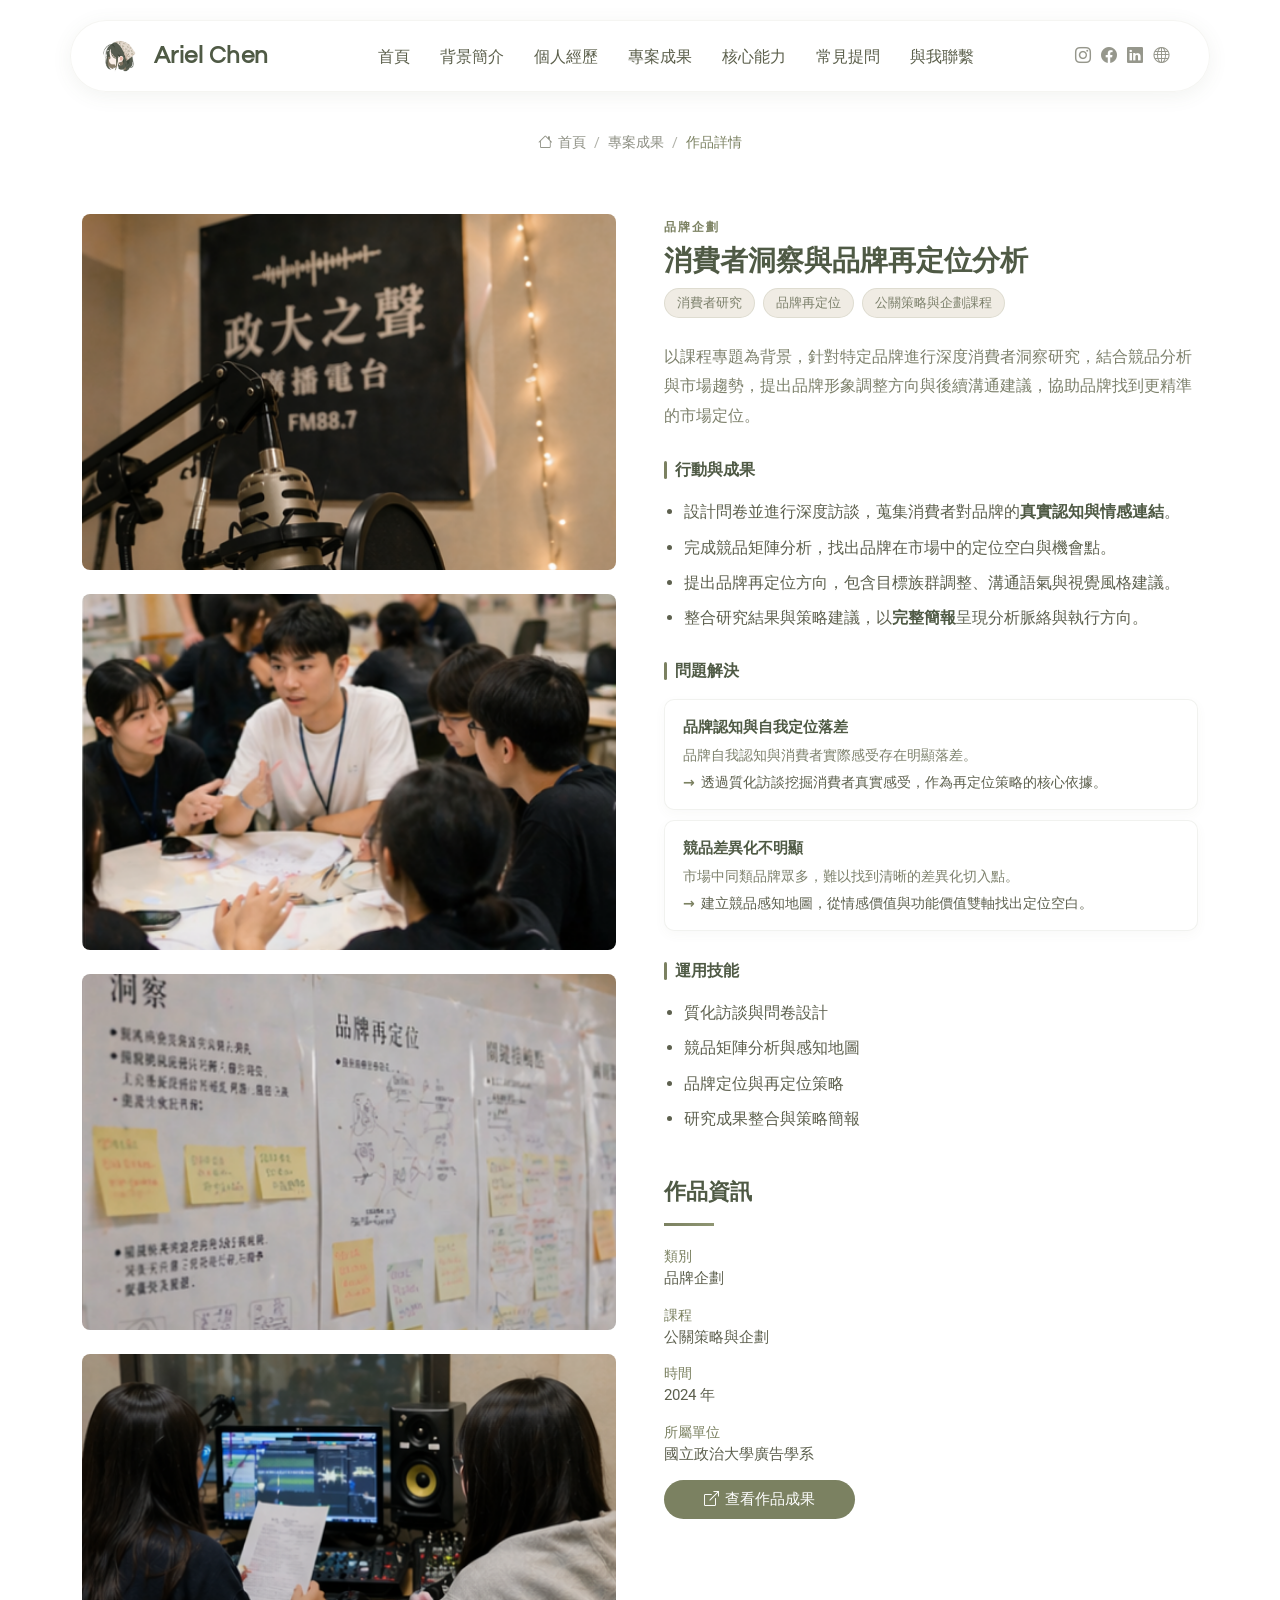
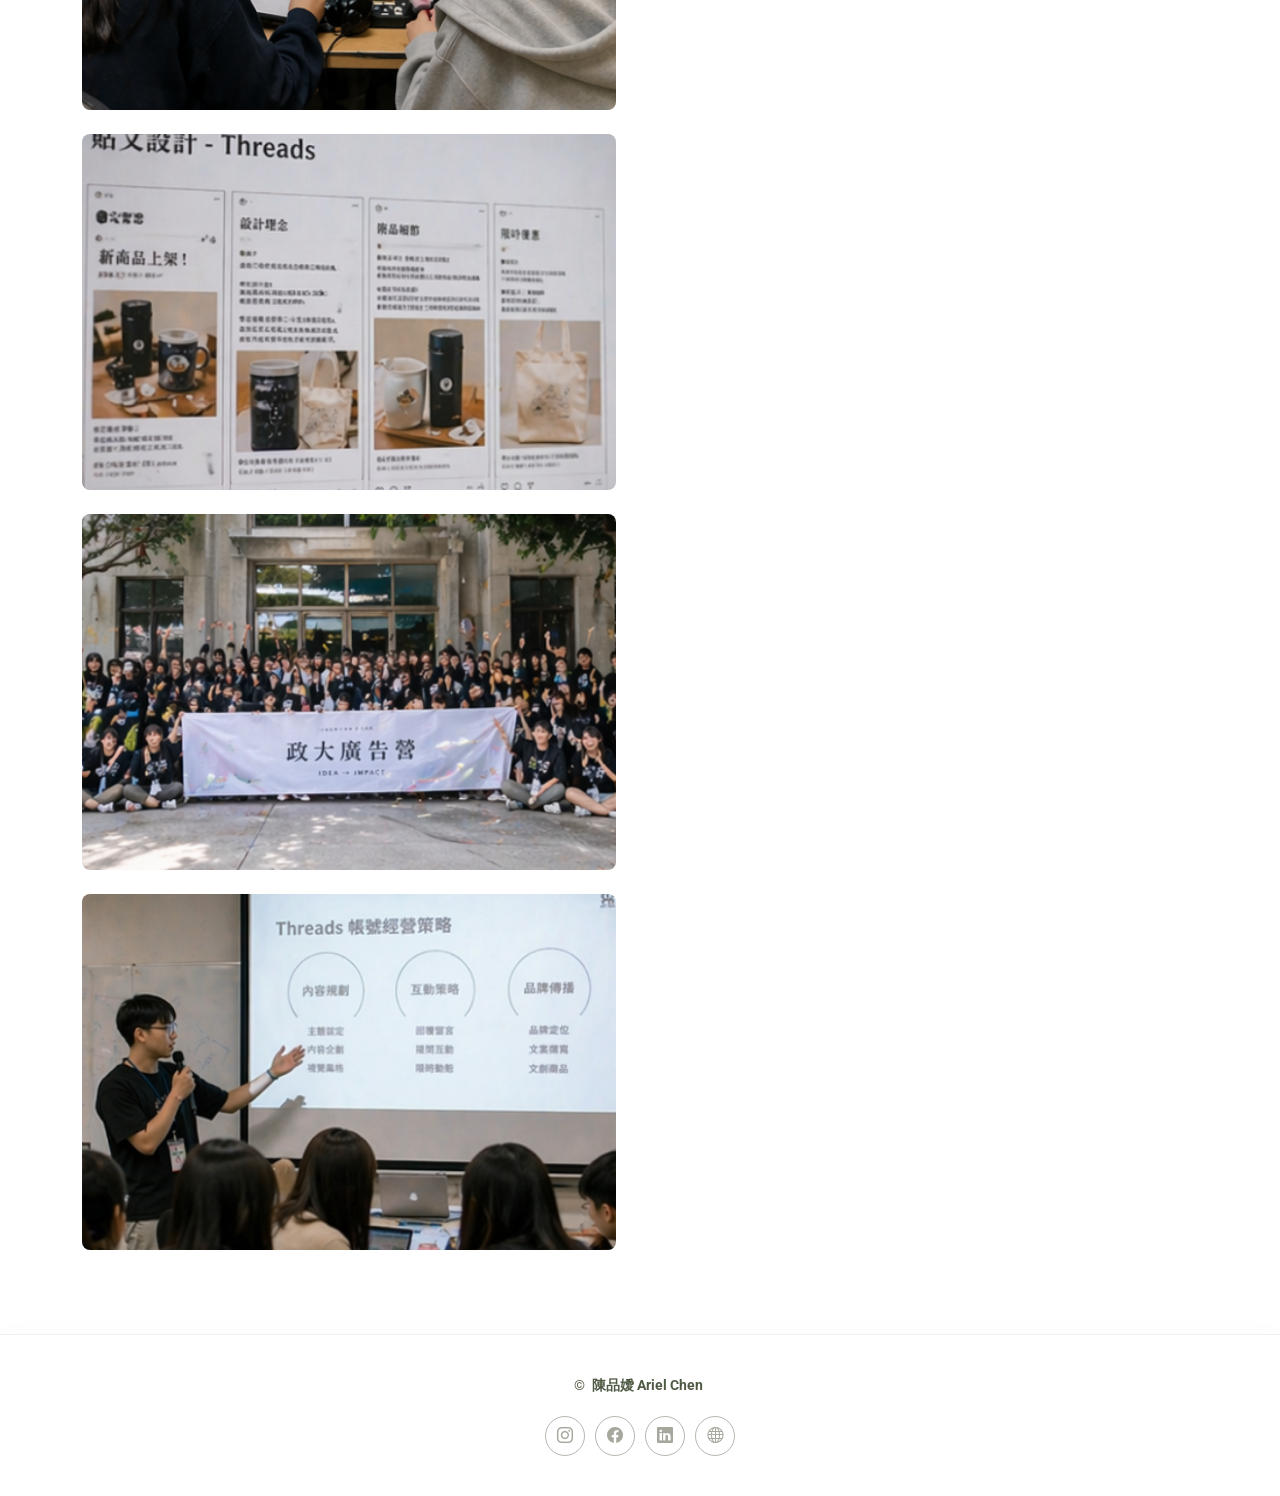
<file: portfolio-details-5.html>
<!doctype html>
<html lang="zh-Hant">
  <head>
    <meta charset="utf-8" />
    <meta content="width=device-width, initial-scale=1.0" name="viewport" />
    <title>陳品嬡 Ariel Chen｜消費者洞察與品牌再定位分析</title>
    <meta name="description" content="消費者洞察與品牌再定位分析作品詳情" />
    <meta name="keywords" content="品牌企劃, 消費者洞察, 品牌再定位, 陳品嬡" />
    <link href="assets/img/favicon.png" rel="icon" />
    <link href="assets/img/apple-touch-icon.png" rel="apple-touch-icon" />
    <link href="https://fonts.googleapis.com" rel="preconnect" />
    <link href="https://fonts.gstatic.com" rel="preconnect" crossorigin />
    <link
      href="https://fonts.googleapis.com/css2?family=Roboto:ital,wght@0,100;0,300;0,400;0,500;0,700;0,900;1,100;1,300;1,400;1,500;1,700;1,900&family=Noto+Sans:ital,wght@0,100;0,200;0,300;0,400;0,500;0,600;0,700;0,800;0,900;1,100;1,200;1,300;1,400;1,500;1,600;1,700;1,800;1,900&family=Questrial:wght@400&display=swap"
      rel="stylesheet"
    />
    <link
      href="assets/vendor/bootstrap/css/bootstrap.min.css"
      rel="stylesheet"
    />
    <link
      href="assets/vendor/bootstrap-icons/bootstrap-icons.css"
      rel="stylesheet"
    />
    <link href="assets/vendor/aos/aos.css" rel="stylesheet" />
    <link
      href="assets/vendor/glightbox/css/glightbox.min.css"
      rel="stylesheet"
    />
    <link href="assets/vendor/swiper/swiper-bundle.min.css" rel="stylesheet" />
    <link href="assets/css/main.css" rel="stylesheet" />
  </head>

  <body class="portfolio-details-page">
    <header id="header" class="header d-flex align-items-center sticky-top">
      <div
        class="header-container container-fluid container-xl position-relative d-flex align-items-center justify-content-between"
      >
        <a
          href="index.html"
          class="logo d-flex align-items-center me-auto me-xl-0"
        >
          <img src="assets/img/favicon.png" alt="logo" />
          <h1 class="sitename">Ariel Chen</h1>
        </a>
        <nav id="navmenu" class="navmenu">
          <ul>
            <li><a href="index.html#hero">首頁</a></li>
            <li><a href="index.html#about">背景簡介</a></li>
            <li><a href="index.html#resume">個人經歷</a></li>
            <li><a href="index.html#portfolio">專案成果</a></li>
            <li><a href="index.html#services">核心能力</a></li>
            <li><a href="index.html#faq">常見提問</a></li>
            <li><a href="index.html#contact">與我聯繫</a></li>
          </ul>
          <i class="mobile-nav-toggle d-xl-none bi bi-list"></i>
        </nav>
        <div class="header-social-links">
          <a href="https://www.instagram.com/" class="instagram"
            ><i class="bi bi-instagram"></i
          ></a>
          <a href="https://www.facebook.com" class="facebook"
            ><i class="bi bi-facebook"></i
          ></a>
          <a href="https://www.linkedin.com/" class="linkedin"
            ><i class="bi bi-linkedin"></i
          ></a>
          <a
            href="https://ariel0113.github.io/ariel-portfolio-website/"
            class="behance"
            ><i class="bi bi-globe"></i
          ></a>
        </div>
      </div>
    </header>

    <main class="main">
      <div class="page-title" style="padding-bottom: 0">
        <div class="breadcrumbs" style="margin-bottom: 0">
          <nav aria-label="breadcrumb">
            <ol class="breadcrumb">
              <li class="breadcrumb-item">
                <a href="index.html"><i class="bi bi-house"></i> 首頁</a>
              </li>
              <li class="breadcrumb-item">
                <a href="index.html#portfolio">專案成果</a>
              </li>
              <li class="breadcrumb-item active current">作品詳情</li>
            </ol>
          </nav>
        </div>
      </div>

      <section id="portfolio-details" class="portfolio-details section">
        <div class="container" data-aos="fade-up">
          <div class="row gy-4 g-lg-5">
            <div class="col-lg-6">
              <img
                src="assets/img/portfolio/portfolio-2.png"
                class="img-fluid mb-4"
                alt=""
              />
              <img
                src="assets/img/portfolio/portfolio-5.png"
                class="img-fluid mb-4"
                alt=""
              />
              <img
                src="assets/img/portfolio/portfolio-13.png"
                class="img-fluid mb-4"
                alt=""
              />
              <img
                src="assets/img/portfolio/portfolio-8.png"
                class="img-fluid mb-4"
                alt=""
              />
              <img
                src="assets/img/portfolio/portfolio-19.png"
                class="img-fluid mb-4"
                alt=""
              />
              <img
                src="assets/img/portfolio/portfolio-3.png"
                class="img-fluid mb-4"
                alt=""
              />
              <img
                src="assets/img/portfolio/portfolio-16.png"
                class="img-fluid mb-4"
                alt=""
              />
            </div>

            <div class="col-lg-6">
              <div class="position-sticky" style="top: 40px">
                <div class="portfolio-description">
                  <div class="mb-4">
                    <span
                      style="
                        display: inline-block;
                        font-size: 0.75rem;
                        font-weight: 700;
                        letter-spacing: 2px;
                        text-transform: uppercase;
                        color: var(--accent-color);
                        margin-bottom: 0.6rem;
                      "
                      >品牌企劃</span
                    >
                    <h2 style="font-size: 1.75rem; margin-bottom: 0.5rem">
                      消費者洞察與品牌再定位分析
                    </h2>
                    <div
                      style="
                        display: flex;
                        flex-wrap: wrap;
                        gap: 8px;
                        margin-top: 0.6rem;
                      "
                    >
                      <span
                        style="
                          font-size: 0.8rem;
                          padding: 4px 12px;
                          border-radius: 50px;
                          background: var(--soft-accent-2);
                          color: var(--muted-color);
                          border: 1px solid rgba(123, 129, 97, 0.15);
                        "
                        >消費者研究</span
                      >
                      <span
                        style="
                          font-size: 0.8rem;
                          padding: 4px 12px;
                          border-radius: 50px;
                          background: var(--soft-accent-2);
                          color: var(--muted-color);
                          border: 1px solid rgba(123, 129, 97, 0.15);
                        "
                        >品牌再定位</span
                      >
                      <span
                        style="
                          font-size: 0.8rem;
                          padding: 4px 12px;
                          border-radius: 50px;
                          background: var(--soft-accent-2);
                          color: var(--muted-color);
                          border: 1px solid rgba(123, 129, 97, 0.15);
                        "
                        >公關策略與企劃課程</span
                      >
                    </div>
                  </div>

                  <p style="line-height: 1.85; color: var(--muted-color)">
                    以課程專題為背景，針對特定品牌進行深度消費者洞察研究，結合競品分析與市場趨勢，提出品牌形象調整方向與後續溝通建議，協助品牌找到更精準的市場定位。
                  </p>

                  <div style="margin-top: 1.75rem">
                    <div
                      style="
                        display: flex;
                        align-items: center;
                        gap: 8px;
                        margin-bottom: 1rem;
                      "
                    >
                      <span
                        style="
                          width: 3px;
                          height: 18px;
                          background: var(--accent-color);
                          border-radius: 2px;
                          display: inline-block;
                        "
                      ></span>
                      <span
                        style="
                          font-size: 1rem;
                          font-weight: 700;
                          color: var(--heading-color);
                        "
                        >行動與成果</span
                      >
                    </div>
                    <ul
                      style="
                        padding-left: 1.25rem;
                        margin: 0;
                        display: flex;
                        flex-direction: column;
                        gap: 8px;
                      "
                    >
                      <li style="color: var(--default-color); line-height: 1.7">
                        設計問卷並進行深度訪談，蒐集消費者對品牌的<strong>真實認知與情感連結</strong>。
                      </li>
                      <li style="color: var(--default-color); line-height: 1.7">
                        完成競品矩陣分析，找出品牌在市場中的定位空白與機會點。
                      </li>
                      <li style="color: var(--default-color); line-height: 1.7">
                        提出品牌再定位方向，包含目標族群調整、溝通語氣與視覺風格建議。
                      </li>
                      <li style="color: var(--default-color); line-height: 1.7">
                        整合研究結果與策略建議，以<strong>完整簡報</strong>呈現分析脈絡與執行方向。
                      </li>
                    </ul>
                  </div>

                  <div style="margin-top: 1.75rem">
                    <div
                      style="
                        display: flex;
                        align-items: center;
                        gap: 8px;
                        margin-bottom: 1rem;
                      "
                    >
                      <span
                        style="
                          width: 3px;
                          height: 18px;
                          background: var(--accent-color);
                          border-radius: 2px;
                          display: inline-block;
                        "
                      ></span>
                      <span
                        style="
                          font-size: 1rem;
                          font-weight: 700;
                          color: var(--heading-color);
                        "
                        >問題解決</span
                      >
                    </div>
                    <div
                      style="display: flex; flex-direction: column; gap: 10px"
                    >
                      <div
                        style="
                          padding: 16px 18px;
                          border-radius: 10px;
                          background: var(--surface-color);
                          border: 1px solid rgba(123, 129, 97, 0.1);
                          box-shadow: 0 4px 12px rgba(95, 102, 79, 0.04);
                        "
                      >
                        <div
                          style="
                            font-size: 0.95rem;
                            font-weight: 700;
                            color: var(--heading-color);
                            margin-bottom: 6px;
                          "
                        >
                          品牌認知與自我定位落差
                        </div>
                        <div
                          style="
                            font-size: 0.88rem;
                            color: var(--muted-color);
                            margin-bottom: 6px;
                          "
                        >
                          品牌自我認知與消費者實際感受存在明顯落差。
                        </div>
                        <div
                          style="
                            font-size: 0.88rem;
                            color: var(--default-color);
                            display: flex;
                            gap: 6px;
                          "
                        >
                          <span
                            style="
                              color: var(--accent-color);
                              font-weight: 700;
                              flex-shrink: 0;
                            "
                            >→</span
                          >透過質化訪談挖掘消費者真實感受，作為再定位策略的核心依據。
                        </div>
                      </div>
                      <div
                        style="
                          padding: 16px 18px;
                          border-radius: 10px;
                          background: var(--surface-color);
                          border: 1px solid rgba(123, 129, 97, 0.1);
                          box-shadow: 0 4px 12px rgba(95, 102, 79, 0.04);
                        "
                      >
                        <div
                          style="
                            font-size: 0.95rem;
                            font-weight: 700;
                            color: var(--heading-color);
                            margin-bottom: 6px;
                          "
                        >
                          競品差異化不明顯
                        </div>
                        <div
                          style="
                            font-size: 0.88rem;
                            color: var(--muted-color);
                            margin-bottom: 6px;
                          "
                        >
                          市場中同類品牌眾多，難以找到清晰的差異化切入點。
                        </div>
                        <div
                          style="
                            font-size: 0.88rem;
                            color: var(--default-color);
                            display: flex;
                            gap: 6px;
                          "
                        >
                          <span
                            style="
                              color: var(--accent-color);
                              font-weight: 700;
                              flex-shrink: 0;
                            "
                            >→</span
                          >建立競品感知地圖，從情感價值與功能價值雙軸找出定位空白。
                        </div>
                      </div>
                    </div>
                  </div>

                  <div style="margin-top: 1.75rem">
                    <div
                      style="
                        display: flex;
                        align-items: center;
                        gap: 8px;
                        margin-bottom: 1rem;
                      "
                    >
                      <span
                        style="
                          width: 3px;
                          height: 18px;
                          background: var(--accent-color);
                          border-radius: 2px;
                          display: inline-block;
                        "
                      ></span>
                      <span
                        style="
                          font-size: 1rem;
                          font-weight: 700;
                          color: var(--heading-color);
                        "
                        >運用技能</span
                      >
                    </div>
                    <ul
                      style="
                        padding-left: 1.25rem;
                        margin: 0;
                        display: flex;
                        flex-direction: column;
                        gap: 8px;
                      "
                    >
                      <li style="color: var(--default-color); line-height: 1.7">
                        質化訪談與問卷設計
                      </li>
                      <li style="color: var(--default-color); line-height: 1.7">
                        競品矩陣分析與感知地圖
                      </li>
                      <li style="color: var(--default-color); line-height: 1.7">
                        品牌定位與再定位策略
                      </li>
                      <li style="color: var(--default-color); line-height: 1.7">
                        研究成果整合與策略簡報
                      </li>
                    </ul>
                  </div>
                </div>

                <div class="portfolio-info mt-5">
                  <h3>作品資訊</h3>
                  <ul>
                    <li><strong>類別</strong> 品牌企劃</li>
                    <li><strong>課程</strong> 公關策略與企劃</li>
                    <li><strong>時間</strong> 2024 年</li>
                    <li><strong>所屬單位</strong> 國立政治大學廣告學系</li>
                    <li>
                      <a href="#" class="btn-visit align-self-start"
                        ><i
                          class="bi bi-box-arrow-up-right"
                          style="margin-right: 6px"
                        ></i
                        >查看作品成果</a
                      >
                    </li>
                  </ul>
                </div>
              </div>
            </div>
          </div>
        </div>
      </section>
    </main>

    <footer id="footer" class="footer">
      <div class="container">
        <div class="copyright text-center">
          <p>© <strong class="px-1 sitename">陳品嬡 Ariel Chen</strong></p>
        </div>
        <div class="social-links d-flex justify-content-center">
          <a href="https://www.instagram.com/"
            ><i class="bi bi-instagram"></i
          ></a>
          <a href="https://www.facebook.com"><i class="bi bi-facebook"></i></a>
          <a href="https://www.linkedin.com/"><i class="bi bi-linkedin"></i></a>
          <a href="https://ariel0113.github.io/ariel-portfolio-website/"
            ><i class="bi bi-globe"></i
          ></a>
        </div>
      </div>
    </footer>

    <a
      href="#"
      id="scroll-top"
      class="scroll-top d-flex align-items-center justify-content-center"
      ><i class="bi bi-arrow-up-short"></i
    ></a>

    <script src="assets/vendor/bootstrap/js/bootstrap.bundle.min.js"></script>
    <script src="assets/vendor/php-email-form/validate.js"></script>
    <script src="assets/vendor/aos/aos.js"></script>
    <script src="assets/vendor/waypoints/noframework.waypoints.js"></script>
    <script src="assets/vendor/glightbox/js/glightbox.min.js"></script>
    <script src="assets/vendor/imagesloaded/imagesloaded.pkgd.min.js"></script>
    <script src="assets/vendor/isotope-layout/isotope.pkgd.min.js"></script>
    <script src="assets/vendor/swiper/swiper-bundle.min.js"></script>
    <script src="assets/js/main.js"></script>
  </body>
</html>
</file>
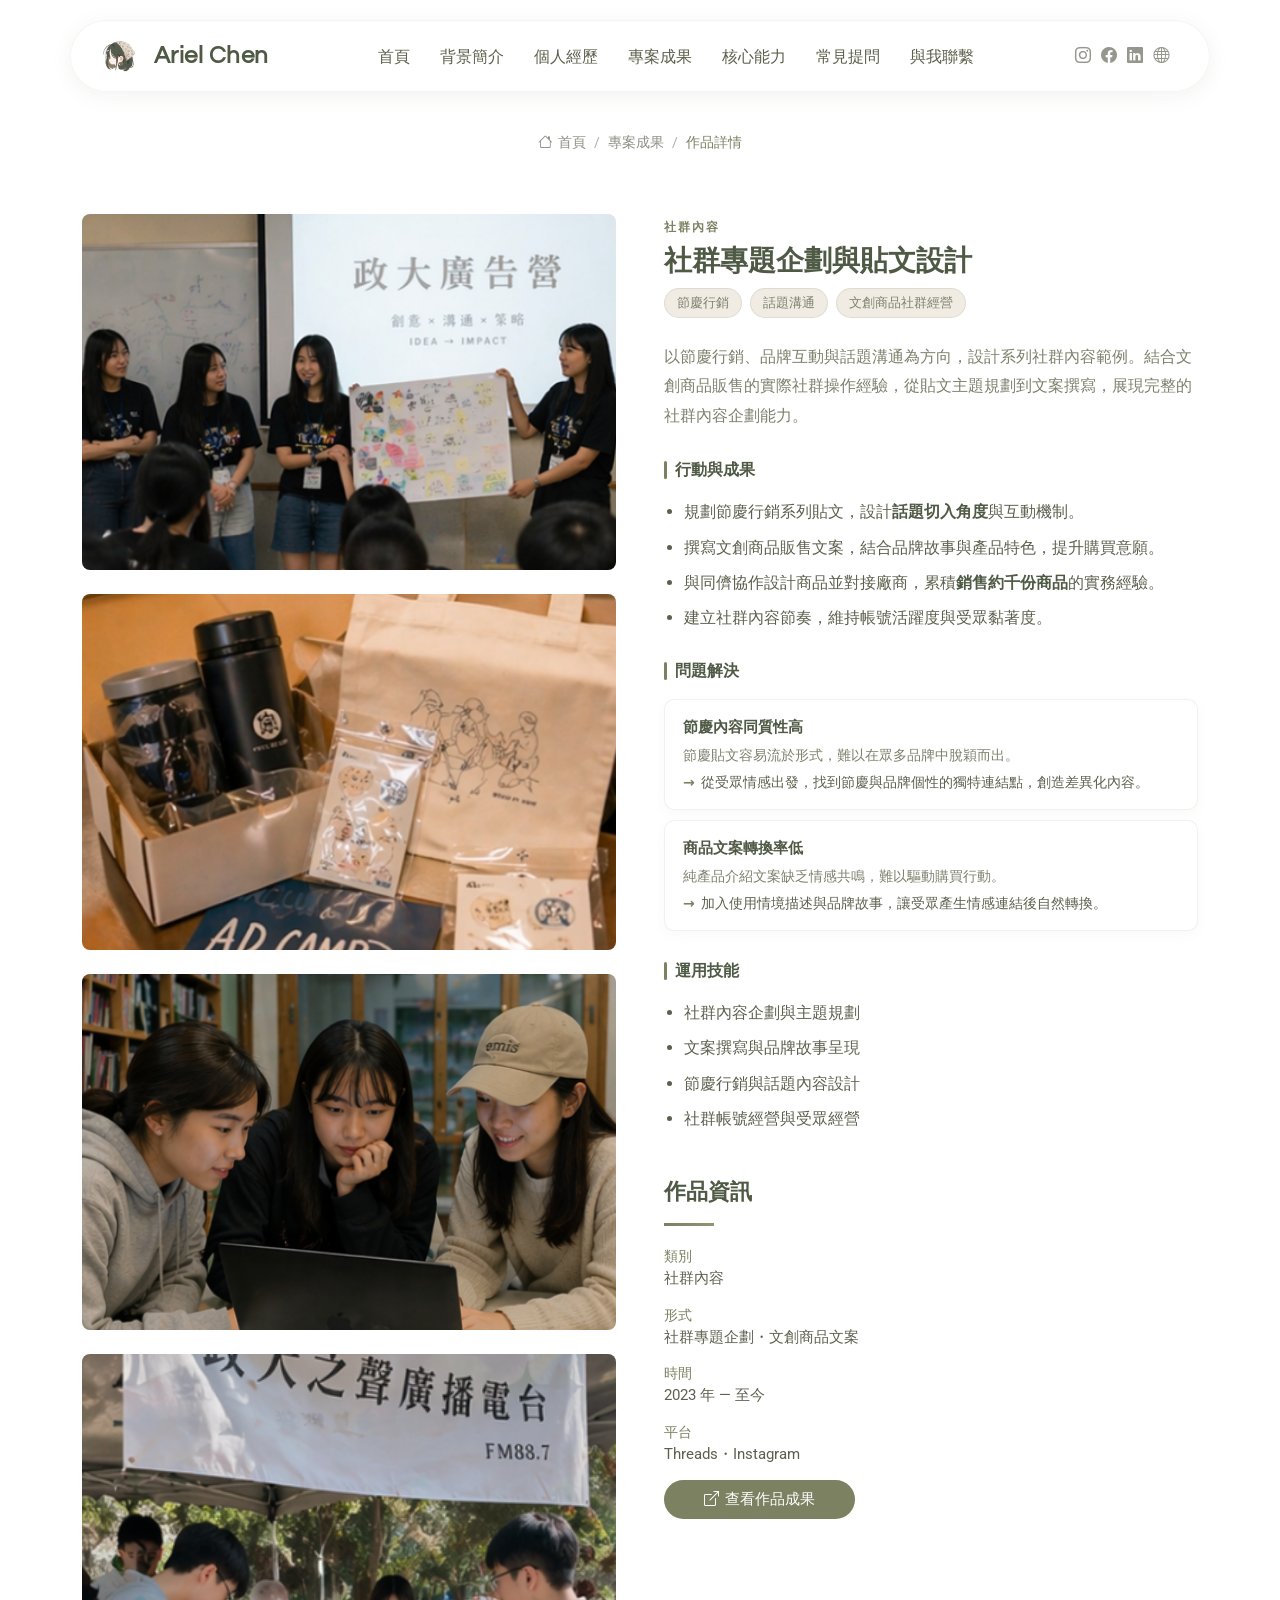
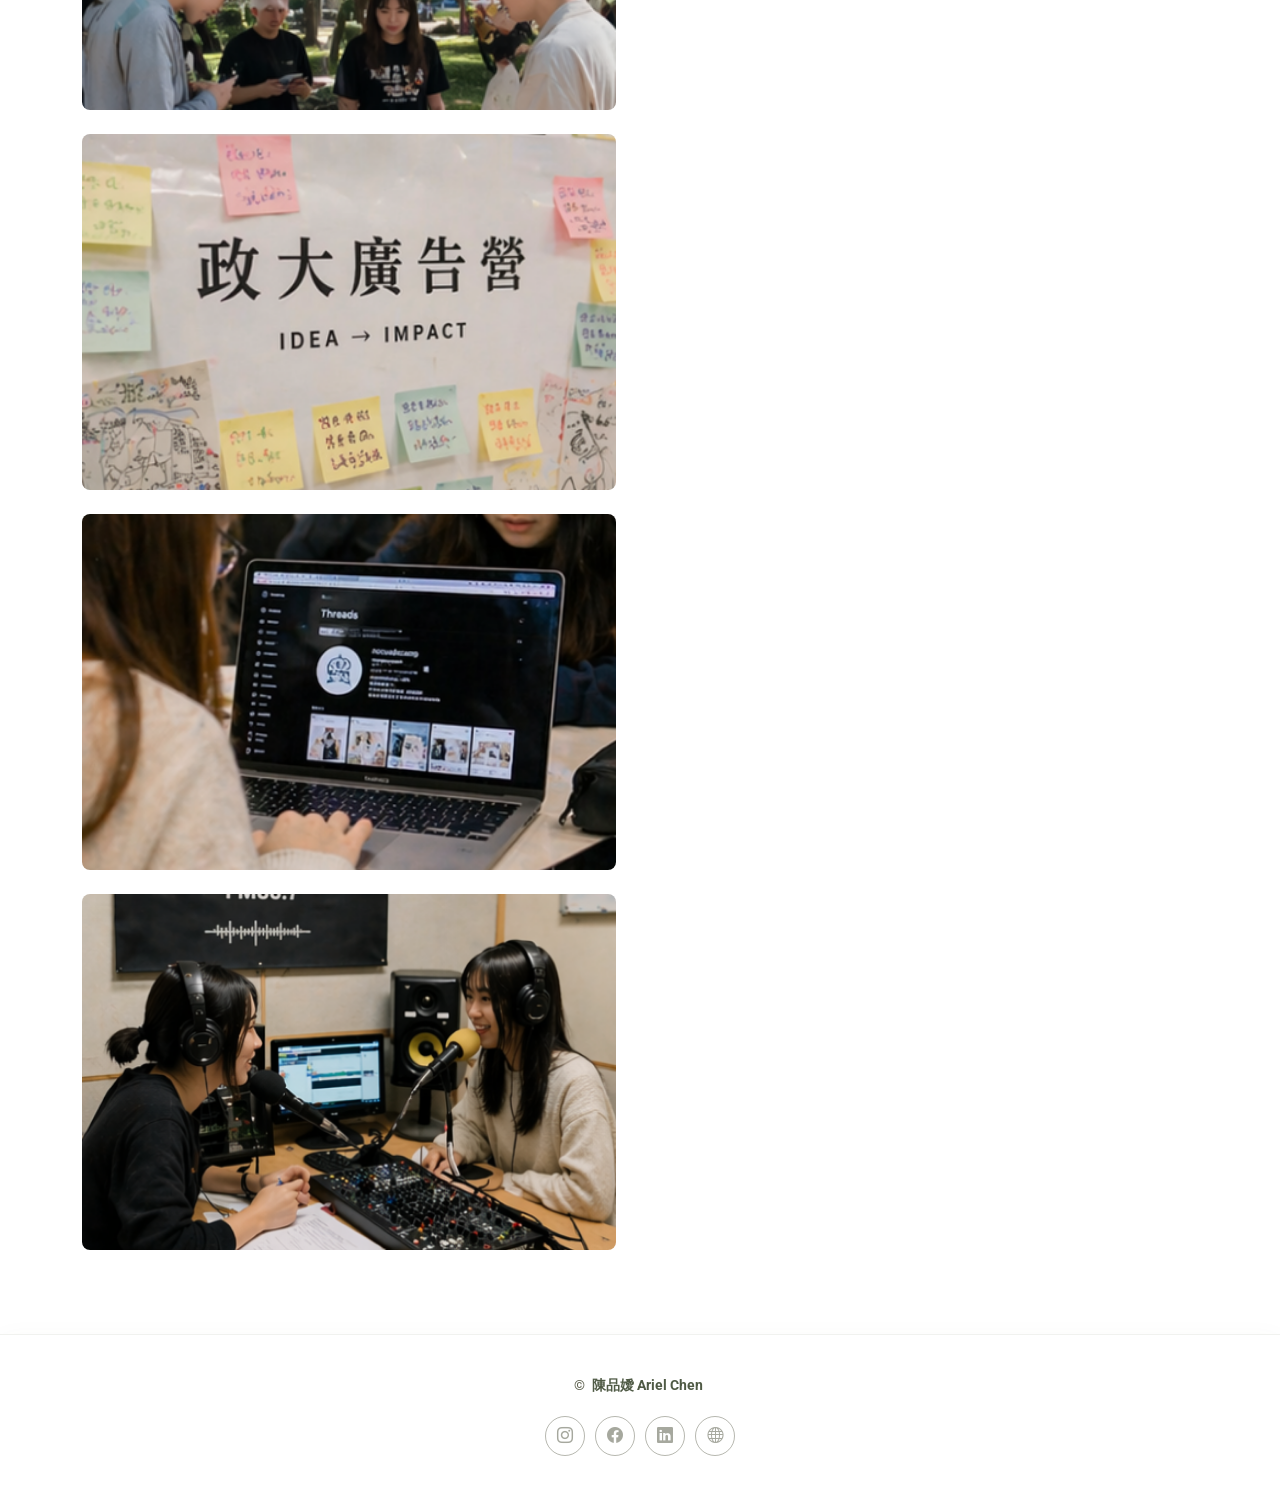
<file: portfolio-details-6.html>
<!doctype html>
<html lang="zh-Hant">
  <head>
    <meta charset="utf-8" />
    <meta content="width=device-width, initial-scale=1.0" name="viewport" />
    <title>陳品嬡 Ariel Chen｜社群專題企劃與貼文設計</title>
    <meta name="description" content="社群專題企劃與貼文設計作品詳情" />
    <meta name="keywords" content="社群內容, 專題企劃, 貼文設計, 陳品嬡" />
    <link href="assets/img/favicon.png" rel="icon" />
    <link href="assets/img/apple-touch-icon.png" rel="apple-touch-icon" />
    <link href="https://fonts.googleapis.com" rel="preconnect" />
    <link href="https://fonts.gstatic.com" rel="preconnect" crossorigin />
    <link
      href="https://fonts.googleapis.com/css2?family=Roboto:ital,wght@0,100;0,300;0,400;0,500;0,700;0,900;1,100;1,300;1,400;1,500;1,700;1,900&family=Noto+Sans:ital,wght@0,100;0,200;0,300;0,400;0,500;0,600;0,700;0,800;0,900;1,100;1,200;1,300;1,400;1,500;1,600;1,700;1,800;1,900&family=Questrial:wght@400&display=swap"
      rel="stylesheet"
    />
    <link
      href="assets/vendor/bootstrap/css/bootstrap.min.css"
      rel="stylesheet"
    />
    <link
      href="assets/vendor/bootstrap-icons/bootstrap-icons.css"
      rel="stylesheet"
    />
    <link href="assets/vendor/aos/aos.css" rel="stylesheet" />
    <link
      href="assets/vendor/glightbox/css/glightbox.min.css"
      rel="stylesheet"
    />
    <link href="assets/vendor/swiper/swiper-bundle.min.css" rel="stylesheet" />
    <link href="assets/css/main.css" rel="stylesheet" />
  </head>

  <body class="portfolio-details-page">
    <header id="header" class="header d-flex align-items-center sticky-top">
      <div
        class="header-container container-fluid container-xl position-relative d-flex align-items-center justify-content-between"
      >
        <a
          href="index.html"
          class="logo d-flex align-items-center me-auto me-xl-0"
        >
          <img src="assets/img/favicon.png" alt="logo" />
          <h1 class="sitename">Ariel Chen</h1>
        </a>
        <nav id="navmenu" class="navmenu">
          <ul>
            <li><a href="index.html#hero">首頁</a></li>
            <li><a href="index.html#about">背景簡介</a></li>
            <li><a href="index.html#resume">個人經歷</a></li>
            <li><a href="index.html#portfolio">專案成果</a></li>
            <li><a href="index.html#services">核心能力</a></li>
            <li><a href="index.html#faq">常見提問</a></li>
            <li><a href="index.html#contact">與我聯繫</a></li>
          </ul>
          <i class="mobile-nav-toggle d-xl-none bi bi-list"></i>
        </nav>
        <div class="header-social-links">
          <a href="https://www.instagram.com/" class="instagram"
            ><i class="bi bi-instagram"></i
          ></a>
          <a href="https://www.facebook.com" class="facebook"
            ><i class="bi bi-facebook"></i
          ></a>
          <a href="https://www.linkedin.com/" class="linkedin"
            ><i class="bi bi-linkedin"></i
          ></a>
          <a
            href="https://ariel0113.github.io/ariel-portfolio-website/"
            class="behance"
            ><i class="bi bi-globe"></i
          ></a>
        </div>
      </div>
    </header>

    <main class="main">
      <div class="page-title" style="padding-bottom: 0">
        <div class="breadcrumbs" style="margin-bottom: 0">
          <nav aria-label="breadcrumb">
            <ol class="breadcrumb">
              <li class="breadcrumb-item">
                <a href="index.html"><i class="bi bi-house"></i> 首頁</a>
              </li>
              <li class="breadcrumb-item">
                <a href="index.html#portfolio">專案成果</a>
              </li>
              <li class="breadcrumb-item active current">作品詳情</li>
            </ol>
          </nav>
        </div>
      </div>

      <section id="portfolio-details" class="portfolio-details section">
        <div class="container" data-aos="fade-up">
          <div class="row gy-4 g-lg-5">
            <div class="col-lg-6">
              <img
                src="assets/img/portfolio/portfolio-9.png"
                class="img-fluid mb-4"
                alt=""
              />
              <img
                src="assets/img/portfolio/portfolio-15.png"
                class="img-fluid mb-4"
                alt=""
              />
              <img
                src="assets/img/portfolio/portfolio-6.png"
                class="img-fluid mb-4"
                alt=""
              />
              <img
                src="assets/img/portfolio/portfolio-20.png"
                class="img-fluid mb-4"
                alt=""
              />
              <img
                src="assets/img/portfolio/portfolio-4.png"
                class="img-fluid mb-4"
                alt=""
              />
              <img
                src="assets/img/portfolio/portfolio-17.png"
                class="img-fluid mb-4"
                alt=""
              />
              <img
                src="assets/img/portfolio/portfolio-1.png"
                class="img-fluid mb-4"
                alt=""
              />
            </div>

            <div class="col-lg-6">
              <div class="position-sticky" style="top: 40px">
                <div class="portfolio-description">
                  <div class="mb-4">
                    <span
                      style="
                        display: inline-block;
                        font-size: 0.75rem;
                        font-weight: 700;
                        letter-spacing: 2px;
                        text-transform: uppercase;
                        color: var(--accent-color);
                        margin-bottom: 0.6rem;
                      "
                      >社群內容</span
                    >
                    <h2 style="font-size: 1.75rem; margin-bottom: 0.5rem">
                      社群專題企劃與貼文設計
                    </h2>
                    <div
                      style="
                        display: flex;
                        flex-wrap: wrap;
                        gap: 8px;
                        margin-top: 0.6rem;
                      "
                    >
                      <span
                        style="
                          font-size: 0.8rem;
                          padding: 4px 12px;
                          border-radius: 50px;
                          background: var(--soft-accent-2);
                          color: var(--muted-color);
                          border: 1px solid rgba(123, 129, 97, 0.15);
                        "
                        >節慶行銷</span
                      >
                      <span
                        style="
                          font-size: 0.8rem;
                          padding: 4px 12px;
                          border-radius: 50px;
                          background: var(--soft-accent-2);
                          color: var(--muted-color);
                          border: 1px solid rgba(123, 129, 97, 0.15);
                        "
                        >話題溝通</span
                      >
                      <span
                        style="
                          font-size: 0.8rem;
                          padding: 4px 12px;
                          border-radius: 50px;
                          background: var(--soft-accent-2);
                          color: var(--muted-color);
                          border: 1px solid rgba(123, 129, 97, 0.15);
                        "
                        >文創商品社群經營</span
                      >
                    </div>
                  </div>

                  <p style="line-height: 1.85; color: var(--muted-color)">
                    以節慶行銷、品牌互動與話題溝通為方向，設計系列社群內容範例。結合文創商品販售的實際社群操作經驗，從貼文主題規劃到文案撰寫，展現完整的社群內容企劃能力。
                  </p>

                  <div style="margin-top: 1.75rem">
                    <div
                      style="
                        display: flex;
                        align-items: center;
                        gap: 8px;
                        margin-bottom: 1rem;
                      "
                    >
                      <span
                        style="
                          width: 3px;
                          height: 18px;
                          background: var(--accent-color);
                          border-radius: 2px;
                          display: inline-block;
                        "
                      ></span>
                      <span
                        style="
                          font-size: 1rem;
                          font-weight: 700;
                          color: var(--heading-color);
                        "
                        >行動與成果</span
                      >
                    </div>
                    <ul
                      style="
                        padding-left: 1.25rem;
                        margin: 0;
                        display: flex;
                        flex-direction: column;
                        gap: 8px;
                      "
                    >
                      <li style="color: var(--default-color); line-height: 1.7">
                        規劃節慶行銷系列貼文，設計<strong>話題切入角度</strong>與互動機制。
                      </li>
                      <li style="color: var(--default-color); line-height: 1.7">
                        撰寫文創商品販售文案，結合品牌故事與產品特色，提升購買意願。
                      </li>
                      <li style="color: var(--default-color); line-height: 1.7">
                        與同儕協作設計商品並對接廠商，累積<strong>銷售約千份商品</strong>的實務經驗。
                      </li>
                      <li style="color: var(--default-color); line-height: 1.7">
                        建立社群內容節奏，維持帳號活躍度與受眾黏著度。
                      </li>
                    </ul>
                  </div>

                  <div style="margin-top: 1.75rem">
                    <div
                      style="
                        display: flex;
                        align-items: center;
                        gap: 8px;
                        margin-bottom: 1rem;
                      "
                    >
                      <span
                        style="
                          width: 3px;
                          height: 18px;
                          background: var(--accent-color);
                          border-radius: 2px;
                          display: inline-block;
                        "
                      ></span>
                      <span
                        style="
                          font-size: 1rem;
                          font-weight: 700;
                          color: var(--heading-color);
                        "
                        >問題解決</span
                      >
                    </div>
                    <div
                      style="display: flex; flex-direction: column; gap: 10px"
                    >
                      <div
                        style="
                          padding: 16px 18px;
                          border-radius: 10px;
                          background: var(--surface-color);
                          border: 1px solid rgba(123, 129, 97, 0.1);
                          box-shadow: 0 4px 12px rgba(95, 102, 79, 0.04);
                        "
                      >
                        <div
                          style="
                            font-size: 0.95rem;
                            font-weight: 700;
                            color: var(--heading-color);
                            margin-bottom: 6px;
                          "
                        >
                          節慶內容同質性高
                        </div>
                        <div
                          style="
                            font-size: 0.88rem;
                            color: var(--muted-color);
                            margin-bottom: 6px;
                          "
                        >
                          節慶貼文容易流於形式，難以在眾多品牌中脫穎而出。
                        </div>
                        <div
                          style="
                            font-size: 0.88rem;
                            color: var(--default-color);
                            display: flex;
                            gap: 6px;
                          "
                        >
                          <span
                            style="
                              color: var(--accent-color);
                              font-weight: 700;
                              flex-shrink: 0;
                            "
                            >→</span
                          >從受眾情感出發，找到節慶與品牌個性的獨特連結點，創造差異化內容。
                        </div>
                      </div>
                      <div
                        style="
                          padding: 16px 18px;
                          border-radius: 10px;
                          background: var(--surface-color);
                          border: 1px solid rgba(123, 129, 97, 0.1);
                          box-shadow: 0 4px 12px rgba(95, 102, 79, 0.04);
                        "
                      >
                        <div
                          style="
                            font-size: 0.95rem;
                            font-weight: 700;
                            color: var(--heading-color);
                            margin-bottom: 6px;
                          "
                        >
                          商品文案轉換率低
                        </div>
                        <div
                          style="
                            font-size: 0.88rem;
                            color: var(--muted-color);
                            margin-bottom: 6px;
                          "
                        >
                          純產品介紹文案缺乏情感共鳴，難以驅動購買行動。
                        </div>
                        <div
                          style="
                            font-size: 0.88rem;
                            color: var(--default-color);
                            display: flex;
                            gap: 6px;
                          "
                        >
                          <span
                            style="
                              color: var(--accent-color);
                              font-weight: 700;
                              flex-shrink: 0;
                            "
                            >→</span
                          >加入使用情境描述與品牌故事，讓受眾產生情感連結後自然轉換。
                        </div>
                      </div>
                    </div>
                  </div>

                  <div style="margin-top: 1.75rem">
                    <div
                      style="
                        display: flex;
                        align-items: center;
                        gap: 8px;
                        margin-bottom: 1rem;
                      "
                    >
                      <span
                        style="
                          width: 3px;
                          height: 18px;
                          background: var(--accent-color);
                          border-radius: 2px;
                          display: inline-block;
                        "
                      ></span>
                      <span
                        style="
                          font-size: 1rem;
                          font-weight: 700;
                          color: var(--heading-color);
                        "
                        >運用技能</span
                      >
                    </div>
                    <ul
                      style="
                        padding-left: 1.25rem;
                        margin: 0;
                        display: flex;
                        flex-direction: column;
                        gap: 8px;
                      "
                    >
                      <li style="color: var(--default-color); line-height: 1.7">
                        社群內容企劃與主題規劃
                      </li>
                      <li style="color: var(--default-color); line-height: 1.7">
                        文案撰寫與品牌故事呈現
                      </li>
                      <li style="color: var(--default-color); line-height: 1.7">
                        節慶行銷與話題內容設計
                      </li>
                      <li style="color: var(--default-color); line-height: 1.7">
                        社群帳號經營與受眾經營
                      </li>
                    </ul>
                  </div>
                </div>

                <div class="portfolio-info mt-5">
                  <h3>作品資訊</h3>
                  <ul>
                    <li><strong>類別</strong> 社群內容</li>
                    <li><strong>形式</strong> 社群專題企劃・文創商品文案</li>
                    <li><strong>時間</strong> 2023 年 — 至今</li>
                    <li><strong>平台</strong> Threads・Instagram</li>
                    <li>
                      <a href="#" class="btn-visit align-self-start"
                        ><i
                          class="bi bi-box-arrow-up-right"
                          style="margin-right: 6px"
                        ></i
                        >查看作品成果</a
                      >
                    </li>
                  </ul>
                </div>
              </div>
            </div>
          </div>
        </div>
      </section>
    </main>

    <footer id="footer" class="footer">
      <div class="container">
        <div class="copyright text-center">
          <p>© <strong class="px-1 sitename">陳品嬡 Ariel Chen</strong></p>
        </div>
        <div class="social-links d-flex justify-content-center">
          <a href="https://www.instagram.com/"
            ><i class="bi bi-instagram"></i
          ></a>
          <a href="https://www.facebook.com"><i class="bi bi-facebook"></i></a>
          <a href="https://www.linkedin.com/"><i class="bi bi-linkedin"></i></a>
          <a href="https://ariel0113.github.io/ariel-portfolio-website/"
            ><i class="bi bi-globe"></i
          ></a>
        </div>
      </div>
    </footer>

    <a
      href="#"
      id="scroll-top"
      class="scroll-top d-flex align-items-center justify-content-center"
      ><i class="bi bi-arrow-up-short"></i
    ></a>

    <script src="assets/vendor/bootstrap/js/bootstrap.bundle.min.js"></script>
    <script src="assets/vendor/php-email-form/validate.js"></script>
    <script src="assets/vendor/aos/aos.js"></script>
    <script src="assets/vendor/waypoints/noframework.waypoints.js"></script>
    <script src="assets/vendor/glightbox/js/glightbox.min.js"></script>
    <script src="assets/vendor/imagesloaded/imagesloaded.pkgd.min.js"></script>
    <script src="assets/vendor/isotope-layout/isotope.pkgd.min.js"></script>
    <script src="assets/vendor/swiper/swiper-bundle.min.js"></script>
    <script src="assets/js/main.js"></script>
  </body>
</html>
</file>
<file: assets/css/main.css>
/**
* Template Name: EasyFolio
* Template URL: https://bootstrapmade.com/easyfolio-bootstrap-portfolio-template/
* Updated: Feb 21 2025 with Bootstrap v5.3.3
* Author: BootstrapMade.com
* License: https://bootstrapmade.com/license/
*/

/*--------------------------------------------------------------
# Font & Color Variables
--------------------------------------------------------------*/
/* Fonts */
:root {
  --default-font:
    "Roboto", system-ui, -apple-system, "Segoe UI", Roboto, "Helvetica Neue",
    Arial, "Noto Sans", "Liberation Sans", sans-serif, "Apple Color Emoji",
    "Segoe UI Emoji", "Segoe UI Symbol", "Noto Color Emoji";
  --heading-font: "Questrial", sans-serif;
  --nav-font: "Noto Sans", sans-serif;
}

/* Global Colors */
:root {
  --background-color: #ffffff; /* 白底保留 */
  --default-color: #5d604e; /* 主要內文：灰綠 */
  --heading-color: #4f5a45; /* 主標題：深墨綠 */
  --accent-color: #7b8161; /* 強調色：橄欖綠 */
  --accent-color-2: #8f9673; /* 次強調色 */
  --muted-color: #7d816c; /* 次要文字 */
  --soft-accent: #ebe3d3; /* 淺米色裝飾 */
  --soft-accent-2: #f0ece4; /* 第二層淺米色裝飾 */
  --surface-color: #ffffff; /* 卡片維持白色 */
  --contrast-color: #ffffff;
}

/* Nav Menu Colors */
:root {
  --nav-color: #5b5f4b;
  --nav-hover-color: #7b8161;
  --nav-mobile-background-color: #ffffff;
  --nav-dropdown-background-color: #ffffff;
  --nav-dropdown-color: #5b5f4b;
  --nav-dropdown-hover-color: #7b8161;
}

/* Light Background */
.light-background {
  --background-color: #fafaf8;
  --surface-color: #ffffff;
}

/* Dark Background */
.dark-background {
  --background-color: #5f664f;
  --default-color: #ffffff;
  --heading-color: #ffffff;
  --surface-color: #72785f;
  --contrast-color: #ffffff;
}

/* Smooth scroll */
:root {
  scroll-behavior: smooth;
}

/*--------------------------------------------------------------
# General Styling & Shared Classes
--------------------------------------------------------------*/
body {
  color: var(--default-color);
  background-color: var(--background-color);
  font-family: var(--default-font);
}

a {
  color: var(--accent-color);
  text-decoration: none;
  transition: 0.3s;
}

a:hover {
  color: var(--heading-color);
  text-decoration: none;
}

h1,
h2,
h3,
h4,
h5,
h6 {
  color: var(--heading-color);
  font-family: var(--heading-font);
}

strong {
  color: var(--heading-color);
}

/* PHP Email Form Messages */
.php-email-form .error-message {
  display: none;
  background: #c94d4d;
  color: #ffffff;
  text-align: left;
  padding: 15px;
  margin-bottom: 24px;
  font-weight: 600;
}

.php-email-form .sent-message {
  display: none;
  color: #ffffff;
  background: var(--accent-color);
  text-align: center;
  padding: 15px;
  margin-bottom: 24px;
  font-weight: 600;
}

.php-email-form .loading {
  display: none;
  background: var(--surface-color);
  text-align: center;
  padding: 15px;
  margin-bottom: 24px;
}

.php-email-form .loading:before {
  content: "";
  display: inline-block;
  border-radius: 50%;
  width: 24px;
  height: 24px;
  margin: 0 10px -6px 0;
  border: 3px solid var(--accent-color);
  border-top-color: var(--surface-color);
  animation: php-email-form-loading 1s linear infinite;
}

@keyframes php-email-form-loading {
  0% {
    transform: rotate(0deg);
  }

  100% {
    transform: rotate(360deg);
  }
}

/*--------------------------------------------------------------
# Global Header
--------------------------------------------------------------*/
.header {
  color: var(--default-color);
  background-color: var(--background-color);
  padding: 20px 0;
  transition: all 0.5s;
  z-index: 997;
}

.header .header-container {
  background: rgba(255, 255, 255, 0.92);
  backdrop-filter: blur(8px);
  border-radius: 50px;
  padding: 5px 25px;
  box-shadow: 0px 4px 20px rgba(95, 102, 79, 0.08);
  border: 1px solid rgba(123, 129, 97, 0.08);
}

.header .logo {
  line-height: 1;
}

.header .logo img {
  max-height: 36px;
  margin-right: 8px;
}

.header .logo h1 {
  font-size: 24px;
  margin: 0;
  padding-left: 5px;
  font-weight: 600;
  color: var(--heading-color);
  letter-spacing: 0.5px;
}

.header .header-social-links {
  padding-right: 15px;
}

.header .header-social-links a {
  color: color-mix(in srgb, var(--default-color), transparent 35%);
  padding-left: 6px;
  display: inline-block;
  transition: 0.3s;
  font-size: 16px;
}

.header .header-social-links a:hover {
  color: var(--accent-color);
}

.header .header-social-links a i {
  line-height: 0px;
}

@media (max-width: 1200px) {
  .header {
    padding-top: 10px;
  }

  .header .header-container {
    margin-left: 10px;
    margin-right: 10px;
    padding: 10px 5px 10px 15px;
  }

  .header .logo {
    order: 1;
  }

  .header .header-social-links {
    order: 2;
  }

  .header .navmenu {
    order: 3;
  }
}

/*--------------------------------------------------------------
# Navigation Menu
--------------------------------------------------------------*/
/* Desktop */
@media (min-width: 1200px) {
  .navmenu {
    padding: 0;
  }

  .navmenu ul {
    margin: 0;
    padding: 0;
    display: flex;
    list-style: none;
    align-items: center;
  }

  .navmenu li {
    position: relative;
  }

  .navmenu a,
  .navmenu a:focus {
    color: var(--nav-color);
    padding: 18px 15px;
    font-size: 16px;
    font-family: var(--nav-font);
    font-weight: 500;
    display: flex;
    align-items: center;
    justify-content: space-between;
    white-space: nowrap;
    transition: 0.3s;
  }

  .navmenu a i,
  .navmenu a:focus i {
    font-size: 12px;
    line-height: 0;
    margin-left: 5px;
    transition: 0.3s;
  }

  .navmenu li:last-child a {
    padding-right: 0;
  }

  .navmenu li:hover > a,
  .navmenu .active,
  .navmenu .active:focus {
    color: var(--nav-hover-color);
  }

  .navmenu .dropdown ul {
    margin: 0;
    padding: 10px 0;
    background: var(--nav-dropdown-background-color);
    display: block;
    position: absolute;
    visibility: hidden;
    left: 14px;
    top: 130%;
    opacity: 0;
    transition: 0.3s;
    border-radius: 10px;
    z-index: 99;
    box-shadow: 0px 10px 30px rgba(95, 102, 79, 0.1);
    border: 1px solid rgba(123, 129, 97, 0.08);
  }

  .navmenu .dropdown ul li {
    min-width: 200px;
  }

  .navmenu .dropdown ul a {
    padding: 10px 20px;
    font-size: 15px;
    text-transform: none;
    color: var(--nav-dropdown-color);
  }

  .navmenu .dropdown ul a i {
    font-size: 12px;
  }

  .navmenu .dropdown ul a:hover,
  .navmenu .dropdown ul .active:hover,
  .navmenu .dropdown ul li:hover > a {
    color: var(--nav-dropdown-hover-color);
  }

  .navmenu .dropdown:hover > ul {
    opacity: 1;
    top: 100%;
    visibility: visible;
  }

  .navmenu .dropdown .dropdown ul {
    top: 0;
    left: -90%;
    visibility: hidden;
  }

  .navmenu .dropdown .dropdown:hover > ul {
    opacity: 1;
    top: 0;
    left: -100%;
    visibility: visible;
  }
}

/* Mobile */
@media (max-width: 1199px) {
  .mobile-nav-toggle {
    color: var(--nav-color);
    font-size: 28px;
    line-height: 0;
    margin-right: 10px;
    cursor: pointer;
    transition: color 0.3s;
  }

  .navmenu {
    padding: 0;
    z-index: 9997;
  }

  .navmenu ul {
    display: none;
    list-style: none;
    position: absolute;
    inset: 60px 20px 20px 20px;
    padding: 10px 0;
    margin: 0;
    border-radius: 12px;
    background-color: var(--nav-mobile-background-color);
    overflow-y: auto;
    transition: 0.3s;
    z-index: 9998;
    box-shadow: 0px 0px 30px rgba(95, 102, 79, 0.12);
  }

  .navmenu a,
  .navmenu a:focus {
    color: var(--nav-dropdown-color);
    padding: 10px 20px;
    font-family: var(--nav-font);
    font-size: 17px;
    font-weight: 500;
    display: flex;
    align-items: center;
    justify-content: space-between;
    white-space: nowrap;
    transition: 0.3s;
  }

  .navmenu a i,
  .navmenu a:focus i {
    font-size: 12px;
    line-height: 0;
    margin-left: 5px;
    width: 30px;
    height: 30px;
    display: flex;
    align-items: center;
    justify-content: center;
    border-radius: 50%;
    transition: 0.3s;
    background-color: color-mix(in srgb, var(--accent-color), transparent 88%);
  }

  .navmenu a i:hover,
  .navmenu a:focus i:hover {
    background-color: var(--accent-color);
    color: var(--contrast-color);
  }

  .navmenu a:hover,
  .navmenu .active,
  .navmenu .active:focus {
    color: var(--nav-dropdown-hover-color);
  }

  .navmenu .active i,
  .navmenu .active:focus i {
    background-color: var(--accent-color);
    color: var(--contrast-color);
    transform: rotate(180deg);
  }

  .navmenu .dropdown ul {
    position: static;
    display: none;
    z-index: 99;
    padding: 10px 0;
    margin: 10px 20px;
    background-color: var(--nav-dropdown-background-color);
    border: 1px solid color-mix(in srgb, var(--default-color), transparent 88%);
    box-shadow: none;
    transition: all 0.5s ease-in-out;
  }

  .navmenu .dropdown ul ul {
    background-color: rgba(123, 129, 97, 0.05);
  }

  .navmenu .dropdown > .dropdown-active {
    display: block;
    background-color: rgba(123, 129, 97, 0.04);
  }

  .mobile-nav-active {
    overflow: hidden;
  }

  .mobile-nav-active .mobile-nav-toggle {
    color: #fff;
    position: absolute;
    font-size: 32px;
    top: 15px;
    right: 15px;
    margin-right: 0;
    z-index: 9999;
  }

  .mobile-nav-active .navmenu {
    position: fixed;
    overflow: hidden;
    inset: 0;
    background: rgba(79, 90, 69, 0.45);
    transition: 0.3s;
  }

  .mobile-nav-active .navmenu > ul {
    display: block;
  }
}

/*--------------------------------------------------------------
# Global Footer
--------------------------------------------------------------*/
.footer {
  color: var(--default-color);
  background-color: #ffffff;
  font-size: 14px;
  padding: 40px 0;
  position: relative;
  box-shadow: 0 5px 25px rgba(95, 102, 79, 0.04);
  border-top: 1px solid rgba(123, 129, 97, 0.1);
}

.footer .copyright p {
  margin-bottom: 0;
}

.footer .social-links {
  margin-top: 20px;
}

.footer .social-links a {
  display: flex;
  align-items: center;
  justify-content: center;
  width: 40px;
  height: 40px;
  border-radius: 50%;
  border: 1px solid color-mix(in srgb, var(--default-color), transparent 55%);
  font-size: 16px;
  color: color-mix(in srgb, var(--default-color), transparent 45%);
  margin: 0 5px;
  transition: 0.3s;
}

.footer .social-links a:hover {
  color: var(--accent-color);
  border-color: var(--accent-color);
  background-color: color-mix(in srgb, var(--soft-accent), white 30%);
}

.footer .credits {
  margin-top: 10px;
  font-size: 13px;
  text-align: center;
  color: var(--muted-color);
}

/*--------------------------------------------------------------
# Scroll Top Button
--------------------------------------------------------------*/
.scroll-top {
  position: fixed;
  visibility: hidden;
  opacity: 0;
  right: 15px;
  bottom: -15px;
  z-index: 99999;
  background-color: var(--accent-color);
  width: 44px;
  height: 44px;
  border-radius: 50px;
  transition: all 0.4s;
  box-shadow: 0 8px 20px rgba(123, 129, 97, 0.22);
}

.scroll-top i {
  font-size: 24px;
  color: var(--contrast-color);
  line-height: 0;
}

.scroll-top:hover {
  background-color: var(--heading-color);
  color: var(--contrast-color);
}

.scroll-top.active {
  visibility: visible;
  opacity: 1;
  bottom: 15px;
}

/*--------------------------------------------------------------
# Disable aos animation delay on mobile devices
--------------------------------------------------------------*/
@media screen and (max-width: 768px) {
  [data-aos-delay] {
    transition-delay: 0 !important;
  }
}

/*--------------------------------------------------------------
# Global Page Titles & Breadcrumbs
--------------------------------------------------------------*/
.page-title {
  text-align: center;
  padding: 20px 0;
}

.page-title .breadcrumbs {
  margin-bottom: 1.5rem;
}

.page-title .breadcrumbs .breadcrumb {
  justify-content: center;
  margin: 0;
  padding: 0;
  background: none;
}

.page-title .breadcrumbs .breadcrumb .breadcrumb-item {
  font-size: 0.9rem;
  color: color-mix(in srgb, var(--default-color), transparent 30%);
}

.page-title .breadcrumbs .breadcrumb .breadcrumb-item.active {
  color: var(--accent-color);
}

.page-title .breadcrumbs .breadcrumb .breadcrumb-item a {
  color: inherit;
  text-decoration: none;
  transition: color 0.3s ease;
}

.page-title .breadcrumbs .breadcrumb .breadcrumb-item a:hover {
  color: var(--accent-color);
}

.page-title .breadcrumbs .breadcrumb .breadcrumb-item a i {
  font-size: 0.9rem;
  margin-right: 0.2rem;
}

.page-title
  .breadcrumbs
  .breadcrumb
  .breadcrumb-item
  + .breadcrumb-item::before {
  color: color-mix(in srgb, var(--default-color), transparent 50%);
}

.page-title .title-wrapper {
  max-width: 800px;
  margin: 0 auto;
  padding: 1rem 0;
}

.page-title .title-wrapper h1 {
  font-size: 2.5rem;
  margin-bottom: 1rem;
  font-weight: 700;
  color: var(--heading-color);
}

.page-title .title-wrapper p {
  font-size: 1.1rem;
  color: color-mix(in srgb, var(--default-color), transparent 20%);
  margin: 0;
  line-height: 1.6;
}

@media (max-width: 768px) {
  .page-title .title-wrapper h1 {
    font-size: 2rem;
  }

  .page-title .title-wrapper p {
    font-size: 1rem;
  }
}

@media (max-width: 576px) {
  .page-title .title-wrapper h1 {
    font-size: 1.75rem;
  }
}

/*--------------------------------------------------------------
# Global Sections
--------------------------------------------------------------*/
section,
.section {
  color: var(--default-color);
  background-color: var(--background-color);
  padding: 60px 0;
  scroll-margin-top: 90px;
  overflow: clip;
}

@media (max-width: 1199px) {
  section,
  .section {
    scroll-margin-top: 66px;
  }
}

/*--------------------------------------------------------------
# Global Section Titles
--------------------------------------------------------------*/
.section-title {
  text-align: center;
  padding-bottom: 60px;
  position: relative;
}

.section-title h2 {
  font-size: 42px;
  font-weight: 700;
  margin-bottom: 10px;
  background: linear-gradient(120deg, #4f5a45, #7b8161, #8f9673);
  -webkit-background-clip: text;
  -webkit-text-fill-color: transparent;
  background-clip: text;
  position: relative;
}

.section-title .title-shape {
  width: 200px;
  height: 20px;
  margin: 0 auto;
  color: var(--accent-color-2);
  opacity: 0.6;
}

.section-title .title-shape svg {
  width: 100%;
  height: 100%;
}

.section-title p {
  margin: 15px auto 0;
  font-size: 16px;
  max-width: 700px;
  color: color-mix(in srgb, var(--muted-color), transparent 15%);
  line-height: 1.8;
}

@media (max-width: 768px) {
  .section-title h2 {
    font-size: 32px;
  }

  .section-title .subtitle-wrapper .subtitle {
    font-size: 13px;
  }
}

/*--------------------------------------------------------------
# Hero Section
--------------------------------------------------------------*/
.hero {
  padding: 80px 0;
  position: relative;
  overflow: hidden;
}

.hero .content h2 {
  font-size: 3.5rem;
  font-weight: 700;
  line-height: 1.2;
  margin-bottom: 1.5rem;
  color: var(--heading-color);
}

@media (max-width: 991px) {
  .hero .content h2 {
    font-size: 2.5rem;
  }
}

.hero .content .lead {
  font-size: 1.25rem;
  margin-bottom: 2rem;
  color: var(--muted-color);
}

.hero .cta-buttons {
  display: flex;
  gap: 1rem;
  margin-bottom: 3rem;
}

@media (max-width: 576px) {
  .hero .cta-buttons {
    flex-direction: column;
  }
}

.hero .cta-buttons .btn {
  padding: 0.8rem 2rem;
  font-size: 1rem;
  font-weight: 500;
  border-radius: 50px;
  transition: all 0.3s ease;
}

.hero .cta-buttons .btn.btn-primary {
  background-color: var(--accent-color);
  border-color: var(--accent-color);
  color: var(--contrast-color);
  box-shadow: 0 10px 25px rgba(123, 129, 97, 0.22);
}

.hero .cta-buttons .btn.btn-primary:hover {
  background-color: var(--heading-color);
  border-color: var(--heading-color);
  transform: translateY(-2px);
}

.hero .cta-buttons .btn.btn-outline {
  border: 2px solid color-mix(in srgb, var(--accent-color), transparent 60%);
  color: var(--accent-color);
  background: transparent;
}

.hero .cta-buttons .btn.btn-outline:hover {
  background-color: var(--soft-accent);
  border-color: var(--accent-color);
  color: var(--heading-color);
  transform: translateY(-2px);
}

.hero .hero-stats {
  display: flex;
  gap: 3rem;
  margin-top: 2rem;
}

@media (max-width: 576px) {
  .hero .hero-stats {
    flex-direction: column;
    gap: 1.5rem;
  }
}

.hero .hero-stats .stat-item:nth-child(1) .stat-number {
  color: var(--heading-color);
}

.hero .hero-stats .stat-item:nth-child(2) .stat-number {
  color: var(--accent-color);
}

.hero .hero-stats .stat-item:nth-child(3) .stat-number {
  color: var(--accent-color-2);
}

.hero .hero-stats .stat-item .stat-number {
  display: block;
  font-size: 2.5rem;
  font-weight: 700;
  line-height: 1;
}

.hero .hero-stats .stat-item .stat-label {
  font-size: 0.9rem;
  color: color-mix(in srgb, var(--muted-color), transparent 18%);
  margin-top: 0.5rem;
  display: block;
}

.hero .hero-image {
  position: relative;
  padding: 2rem;
}

.hero .hero-image img {
  position: relative;
  z-index: 2;
  border-radius: 24px;
  box-shadow: 0 20px 50px rgba(95, 102, 79, 0.1);
}

.hero .hero-image .shape-1,
.hero .hero-image .shape-2 {
  position: absolute;
  border-radius: 30% 70% 70% 30%/30% 30% 70% 70%;
  z-index: 1;
}

.hero .hero-image .shape-1 {
  width: 300px;
  height: 300px;
  background-color: color-mix(in srgb, var(--soft-accent-2), transparent 28%);
  top: -20px;
  right: -20px;
  animation: morphShape 15s linear infinite;
}

.hero .hero-image .shape-2 {
  width: 200px;
  height: 200px;
  background-color: color-mix(in srgb, var(--accent-color-2), transparent 88%);
  bottom: -20px;
  left: -20px;
  animation: morphShape 20s linear infinite reverse;
}

@media (max-width: 991px) {
  .hero {
    text-align: center;
    padding: 60px 0;
  }

  .hero .cta-buttons {
    justify-content: center;
  }

  .hero .hero-stats {
    justify-content: center;
  }

  .hero .hero-image {
    margin-top: 3rem;
  }
}

@keyframes morphShape {
  0% {
    border-radius: 30% 70% 70% 30%/30% 30% 70% 70%;
  }

  25% {
    border-radius: 58% 42% 75% 25%/76% 46% 54% 24%;
  }

  50% {
    border-radius: 50% 50% 33% 67%/55% 27% 73% 45%;
  }

  75% {
    border-radius: 33% 67% 58% 42%/63% 68% 32% 37%;
  }

  100% {
    border-radius: 30% 70% 70% 30%/30% 30% 70% 70%;
  }
}

/*--------------------------------------------------------------
# About Section
--------------------------------------------------------------*/
.about .about-image {
  position: relative;
}

.about .about-image img {
  box-shadow: 0 20px 45px rgba(95, 102, 79, 0.08);
}

.about .about-content {
  padding-left: 2rem;
  padding-top: 0;
  margin-top: 0;
}

.about .about-image img {
  display: block;
}

@media (max-width: 991.98px) {
  .about .about-content {
    padding-left: 0;
    margin-top: 3rem;
  }
}

.about .about-content .subtitle {
  font-size: 0.875rem;
  font-weight: 700;
  letter-spacing: 2px;
  color: var(--accent-color);
  margin-bottom: 1rem;
  display: block;
  text-transform: uppercase;
}

.about .about-content h2 {
  font-size: 2rem;
  font-weight: 700;
  margin-bottom: 1.5rem;
  color: var(--heading-color);
}

.about .about-content .lead {
  font-size: 1.1rem;
  color: var(--muted-color);
}

.about .personal-info {
  margin-top: 2rem;
  padding: 2rem;
  background-color: var(--surface-color);
  border-radius: 1rem;
  box-shadow: 0 15px 35px rgba(95, 102, 79, 0.06);
  border: 1px solid rgba(123, 129, 97, 0.08);
}

.about .personal-info .info-item {
  display: flex;
  flex-direction: column;
  gap: 0.5rem;
}

.about .personal-info .info-item .label {
  font-size: 0.875rem;
  color: color-mix(in srgb, var(--muted-color), transparent 18%);
}

.about .personal-info .info-item .value {
  font-weight: 600;
  color: var(--heading-color);
}

.about .signature {
  display: flex;
  align-items: center;
  gap: 1.5rem;
}

.about .signature .signature-image {
  max-width: 150px;
}

.about .signature .signature-info h4 {
  font-size: 1.25rem;
  margin-bottom: 0.25rem;
  color: var(--heading-color);
}

.about .signature .signature-info p {
  font-size: 0.875rem;
  color: var(--muted-color);
  margin: 0;
}

/*--------------------------------------------------------------
# Skills Section
--------------------------------------------------------------*/
.skills .skill-box .progress {
  background-color: #f5f5ef;
  border-radius: 50px;
  height: 8px;
  margin-top: 5px;
  overflow: hidden;
}

.skills .skill-box h3 {
  font-size: 1.2rem;
  margin-bottom: 1rem;
  font-weight: 600;
}

.skills .skill-box p {
  font-size: 0.9rem;
  margin-bottom: 0.8rem;
  color: var(--muted-color);
}

.skills .skill-box h3 {
  color: var(--heading-color);
}

.skills .skill-box .progress {
  background-color: var(--soft-accent-2);
  border-radius: 50px;
  height: 8px;
  margin-top: 5px;
  overflow: hidden;
}

.skills .skill-box .progress .progress-bar {
  background: linear-gradient(
    90deg,
    var(--accent-color),
    var(--accent-color-2)
  );
  height: 100%;
  position: relative;
  border-radius: 50px;
  transition: 0.9s;
  width: 1px;
}

/*--------------------------------------------------------------
# Resume Section
--------------------------------------------------------------*/
.resume .resume-wrapper .resume-block {
  margin-bottom: 3rem;
}

.resume .resume-wrapper .resume-block:last-child {
  margin-bottom: 0;
}

.resume .resume-wrapper .resume-block h2 {
  font-size: 2rem;
  margin-bottom: 0.8rem;
  font-weight: 700;
  color: var(--heading-color);
}

.resume .resume-wrapper .resume-block .lead {
  color: var(--muted-color);
  margin-bottom: 3rem;
}

.resume .resume-wrapper .timeline {
  position: relative;
}

.resume .resume-wrapper .timeline::before {
  content: "";
  position: absolute;
  left: 20%;
  top: 0;
  height: 100%;
  width: 2px;
  background-color: color-mix(in srgb, var(--accent-color), transparent 78%);
}

.resume .resume-wrapper .timeline .timeline-item {
  display: flex;
  align-items: flex-start;
  margin-bottom: 2.5rem;
  position: relative;
}

.resume .resume-wrapper .timeline .timeline-item:last-child {
  margin-bottom: 0;
}

.resume .resume-wrapper .timeline .timeline-item .timeline-left {
  width: 20%;
  padding-right: 3rem;
}

.resume .resume-wrapper .timeline .timeline-item .timeline-left .company {
  color: var(--heading-color);
  font-weight: 600;
  font-size: 1.1rem;
  margin-bottom: 0.25rem;
}

.resume .resume-wrapper .timeline .timeline-item .timeline-left .period {
  color: var(--accent-color);
  font-size: 0.9rem;
}

.resume .resume-wrapper .timeline .timeline-item .timeline-dot {
  position: absolute;
  left: calc(20% + 1px);
  transform: translateX(-50%);
  width: 1rem;
  height: 1rem;
  background: linear-gradient(
    135deg,
    var(--accent-color),
    var(--accent-color-2)
  );
  border-radius: 50%;
  box-shadow: 0 0 0 6px color-mix(in srgb, var(--soft-accent), white 35%);
}

.resume .resume-wrapper .timeline .timeline-item .timeline-right {
  width: 70%;
  padding-left: 3rem;
  margin-top: -4px;
}

.resume .resume-wrapper .timeline .timeline-item .timeline-right .position {
  color: var(--heading-color);
  font-size: 1.2rem;
  margin-bottom: 0.6rem;
  font-weight: 600;
}

.resume .resume-wrapper .timeline .timeline-item .timeline-right .description {
  color: var(--muted-color);
}

.resume .resume-wrapper .timeline .timeline-item .timeline-right ul {
  padding-left: 15px;
}

.resume .resume-wrapper .timeline .timeline-item .timeline-right ul li {
  padding-bottom: 12px;
  color: var(--default-color);
}

@media (max-width: 992px) {
  .resume .resume-wrapper .resume-block h2 {
    font-size: 2rem;
  }

  .resume .resume-wrapper .timeline::before {
    left: 1rem;
  }

  .resume .resume-wrapper .timeline .timeline-item {
    flex-direction: column;
    margin-bottom: 20px;
  }

  .resume .resume-wrapper .timeline .timeline-item .timeline-left {
    width: 100%;
    text-align: left;
    padding-right: 0;
    padding-left: 2.5rem;
    margin-bottom: 1.6rem;
    margin-top: -4px;
  }

  .resume .resume-wrapper .timeline .timeline-item .timeline-dot {
    left: calc(1rem + 1px);
  }

  .resume .resume-wrapper .timeline .timeline-item .timeline-right {
    width: 100%;
    padding-left: 2.5rem;
  }
}

/*--------------------------------------------------------------
# Portfolio Section
--------------------------------------------------------------*/
.portfolio .portfolio-filters-container {
  margin-bottom: 40px;
}

.portfolio .portfolio-filters {
  display: flex;
  justify-content: center;
  gap: 15px;
  flex-wrap: wrap;
  padding: 0;
  margin: 0;
  list-style: none;
}

.portfolio .portfolio-filters li {
  font-size: 15px;
  font-weight: 500;
  padding: 8px 20px;
  cursor: pointer;
  border-radius: 30px;
  background-color: #ffffff;
  color: var(--default-color);
  transition: all 0.3s ease-in-out;
  border: 1px solid rgba(123, 129, 97, 0.1);
}

.portfolio .portfolio-filters li:hover {
  background-color: var(--soft-accent);
  color: var(--heading-color);
  transform: translateY(-2px);
}

.portfolio .portfolio-filters li.filter-active {
  background-color: var(--accent-color);
  color: var(--contrast-color);
}

.portfolio .portfolio-card {
  background-color: var(--surface-color);
  border-radius: 18px;
  overflow: hidden;
  box-shadow: 0 12px 30px rgba(95, 102, 79, 0.06);
  transition: all 0.3s ease-in-out;
  border: 1px solid rgba(123, 129, 97, 0.06);
}

.portfolio .portfolio-card:hover {
  transform: translateY(-10px);
  box-shadow: 0 20px 40px rgba(95, 102, 79, 0.1);
}

.portfolio .portfolio-card:hover .portfolio-overlay {
  opacity: 1;
  visibility: visible;
}

.portfolio .portfolio-card:hover .portfolio-overlay .portfolio-actions {
  transform: translateY(0);
}

.portfolio .portfolio-card .portfolio-image {
  position: relative;
  overflow: hidden;
  aspect-ratio: 16/10;
}

.portfolio .portfolio-card .portfolio-image img {
  width: 100%;
  height: 100%;
  object-fit: cover;
  transition: transform 0.6s ease-in-out;
}

.portfolio .portfolio-card:hover .portfolio-image img {
  transform: scale(1.06);
}

.portfolio .portfolio-card .portfolio-overlay {
  position: absolute;
  top: 0;
  left: 0;
  width: 100%;
  height: 100%;
  background: linear-gradient(to top, rgba(180, 160, 130, 0.82), transparent);
  opacity: 0;
  visibility: hidden;
  transition: all 0.4s ease-in-out;
  display: flex;
  align-items: flex-end;
  padding: 20px;
}

.portfolio .portfolio-card .portfolio-overlay .portfolio-actions {
  transform: translateY(20px);
  transition: all 0.4s ease-in-out;
  display: flex;
  gap: 15px;
}

.portfolio .portfolio-card .portfolio-overlay .portfolio-actions a {
  width: 45px;
  height: 45px;
  background-color: var(--surface-color);
  border-radius: 50%;
  display: flex;
  align-items: center;
  justify-content: center;
  color: var(--accent-color);
  font-size: 20px;
  transition: all 0.3s ease;
}

.portfolio .portfolio-card .portfolio-overlay .portfolio-actions a:hover {
  background-color: var(--accent-color);
  color: var(--contrast-color);
  transform: scale(1.1);
}

.portfolio .portfolio-card .portfolio-content {
  padding: 25px;
}

.portfolio .portfolio-card .portfolio-content .category {
  font-size: 14px;
  color: var(--accent-color);
  text-transform: uppercase;
  letter-spacing: 1px;
  font-weight: 700;
  display: block;
  margin-bottom: 10px;
}

.portfolio .portfolio-card .portfolio-content h3 {
  font-size: 20px;
  margin: 0 0 15px;
  font-weight: 600;
  color: var(--heading-color);
  transition: color 0.3s ease;
}

.portfolio .portfolio-card .portfolio-content h3:hover {
  color: var(--accent-color);
}

.portfolio .portfolio-card .portfolio-content p {
  font-size: 15px;
  color: var(--muted-color);
  margin: 0;
  line-height: 1.6;
}

@media (max-width: 768px) {
  .portfolio .portfolio-filters li {
    font-size: 14px;
    padding: 6px 15px;
  }

  .portfolio .portfolio-card .portfolio-content {
    padding: 20px;
  }

  .portfolio .portfolio-card .portfolio-content h3 {
    font-size: 18px;
  }

  .portfolio .portfolio-card .portfolio-content p {
    font-size: 14px;
  }
}

/*--------------------------------------------------------------
# Testimonials Section
--------------------------------------------------------------*/
.testimonials .testimonials-slider {
  width: 100%;
  position: relative;
  padding-bottom: 60px;
}

.testimonials .swiper-wrapper {
  height: auto;
}

.testimonials .testimonial-item {
  background-color: var(--surface-color);
  padding: 40px;
  border-radius: 20px;
  box-shadow: 0 12px 30px rgba(95, 102, 79, 0.05);
  border: 1px solid rgba(123, 129, 97, 0.06);
}

@media (max-width: 575px) {
  .testimonials .testimonial-item {
    padding: 20px;
  }
}

.testimonials .testimonial-item h2 {
  font-size: 24px;
  font-weight: 600;
  margin-bottom: 20px;
  color: var(--heading-color);
}

.testimonials .testimonial-item p {
  font-size: 16px;
  line-height: 1.8;
  margin-bottom: 30px;
  font-style: italic;
  color: var(--muted-color);
}

.testimonials .testimonial-item .profile {
  gap: 15px;
}

.testimonials .testimonial-item .profile .profile-img {
  width: 60px;
  height: 60px;
  border-radius: 50%;
  object-fit: cover;
}

.testimonials .testimonial-item .profile .profile-info h3 {
  font-size: 18px;
  margin: 0;
  font-weight: 600;
  color: var(--heading-color);
}

.testimonials .testimonial-item .profile .profile-info span {
  font-size: 14px;
  color: var(--accent-color-2);
}

.testimonials .testimonial-item .featured-img-wrapper {
  min-height: 400px;
  position: relative;
  overflow: hidden;
  border-radius: 16px;
}

.testimonials .testimonial-item .featured-img {
  width: 100%;
  height: 100%;
  object-fit: cover;
  position: absolute;
  top: 0;
  left: 0;
}

.testimonials .swiper-navigation {
  position: absolute;
  bottom: 0;
  gap: 10px;
}

.testimonials .swiper-button-prev,
.testimonials .swiper-button-next {
  position: relative;
  left: auto;
  right: auto;
  top: auto;
  margin: 0;
  width: 44px;
  height: 44px;
  background-color: var(--surface-color);
  border-radius: 50%;
  border: 1px solid color-mix(in srgb, var(--default-color) 14%, transparent);
  transition: 0.3s;
}

.testimonials .swiper-button-prev::after,
.testimonials .swiper-button-next::after {
  font-size: 20px;
  color: var(--default-color);
}

.testimonials .swiper-button-prev:hover,
.testimonials .swiper-button-next:hover {
  background-color: var(--accent-color);
  border-color: var(--accent-color);
}

.testimonials .swiper-button-prev:hover::after,
.testimonials .swiper-button-next:hover::after {
  color: var(--contrast-color);
}

/*--------------------------------------------------------------
# Services Section
--------------------------------------------------------------*/
.services {
  padding: 60px 0;
}

.services .col-lg-4.mb-5 {
  padding-right: 2.5rem;
}

.services .servies-title {
  font-size: 2rem;
  margin-bottom: 1.5rem;
  color: var(--heading-color);
  line-height: 1.3;
}

.services .services-label {
  display: inline-block;
  font-size: 0.8rem;
  font-weight: 700;
  letter-spacing: 2px;
  text-transform: uppercase;
  color: var(--accent-color);
  margin-bottom: 0.75rem;
}

.services .services-tags {
  display: flex;
  flex-wrap: wrap;
  gap: 8px;
  margin-top: 0.5rem;
}

.services .services-tags span {
  font-size: 0.8rem;
  padding: 5px 12px;
  border-radius: 50px;
  background-color: var(--soft-accent-2);
  color: var(--muted-color);
  border: 1px solid rgba(123, 129, 97, 0.15);
}

.services .btn-outline-primary {
  color: var(--accent-color);
  border-color: var(--accent-color);
  padding: 10px 30px;
  border-radius: 50px;
  transition: all 0.3s ease;
}

.services .btn-outline-primary:hover {
  background-color: var(--soft-accent);
  color: var(--heading-color);
  border-color: var(--accent-color);
}

.services .service-item {
  background-color: var(--surface-color);
  padding: 22px 24px;
  border-radius: 14px;
  box-shadow: 0 10px 25px rgba(95, 102, 79, 0.05);
  height: 100%;
  transition: transform 0.3s ease;
  border: 1px solid rgba(123, 129, 97, 0.06);
}

.services .service-item:hover {
  transform: scale(1.03);
}

.services .service-item i {
  font-size: 2rem;
  color: var(--accent-color);
  display: inline-block;
  margin-bottom: 10px;
}

.services .service-item h3 {
  font-size: 1.1rem;
  margin-bottom: 8px;
}

.services .service-item h3 a {
  color: var(--heading-color);
}

.services .service-item h3 a:hover {
  color: var(--accent-color);
}

.services .service-item p {
  font-size: 0.9rem;
  color: var(--muted-color);
}

@media (max-width: 991px) {
  .services h2 {
    font-size: 2rem;
  }
}

/*--------------------------------------------------------------
# Faq Section
--------------------------------------------------------------*/
.faq .faq-container .faq-item {
  background-color: var(--surface-color);
  position: relative;
  padding: 20px;
  margin-bottom: 15px;
  border: 1px solid color-mix(in srgb, var(--default-color), transparent 85%);
  border-radius: 10px;
  overflow: hidden;
  box-shadow: 0 8px 20px rgba(95, 102, 79, 0.04);
}

.faq .faq-container .faq-item:last-child {
  margin-bottom: 0;
}

.faq .faq-container .faq-item h3 {
  font-weight: 600;
  font-size: 16px;
  line-height: 24px;
  margin: 0 30px 0 0;
  transition: 0.3s;
  cursor: pointer;
  display: flex;
  align-items: center;
  color: var(--heading-color);
}

.faq .faq-container .faq-item h3 .num {
  color: var(--accent-color);
  padding-right: 5px;
}

.faq .faq-container .faq-item h3:hover {
  color: var(--accent-color);
}

.faq .faq-container .faq-item .faq-content {
  display: grid;
  grid-template-rows: 0fr;
  transition: 0.3s ease-in-out;
  visibility: hidden;
  opacity: 0;
}

.faq .faq-container .faq-item .faq-content p {
  margin-bottom: 0;
  overflow: hidden;
  color: var(--muted-color);
}

.faq .faq-container .faq-item .faq-toggle {
  position: absolute;
  top: 20px;
  right: 20px;
  font-size: 16px;
  line-height: 0;
  transition: 0.3s;
  cursor: pointer;
  color: var(--accent-color-2);
}

.faq .faq-container .faq-item .faq-toggle:hover {
  color: var(--accent-color);
}

.faq .faq-container .faq-active {
  background-color: #f1f3ec;
  border-color: rgba(123, 129, 97, 0.18);
}

.faq .faq-container .faq-active h3 {
  color: var(--accent-color);
}

.faq .faq-container .faq-active .faq-content {
  grid-template-rows: 1fr;
  visibility: visible;
  opacity: 1;
  padding-top: 10px;
}

.faq .faq-container .faq-active .faq-toggle {
  transform: rotate(90deg);
  color: var(--accent-color);
}

/*--------------------------------------------------------------
# Contact Section
--------------------------------------------------------------*/
.contact .section-category {
  font-family: var(--heading-font);
  font-weight: 600;
  font-size: 0.9rem;
  text-transform: uppercase;
  letter-spacing: 1px;
  color: var(--accent-color);
  margin-top: 0;
}

.contact-profile-card {
  margin-top: 0;
}

.contact .content h2 {
  font-weight: 700;
  line-height: 1.2;
  color: var(--heading-color);
}

.contact .content .lead {
  color: var(--muted-color);
}

.contact .contact-info-centered .info-item {
  font-size: 1.1rem;
  color: var(--default-color);
}

.contact .contact-info-centered .info-item i {
  color: var(--accent-color);
  font-size: 1.4rem;
}

.contact .contact-info .map-link {
  color: var(--heading-color);
  font-weight: 500;
  font-size: 1.1rem;
  transition: all 0.3s ease;
}

.contact .contact-info .map-link i {
  transition: transform 0.3s ease;
}

.contact .contact-info .map-link:hover {
  color: var(--accent-color);
}

.contact .contact-info .map-link:hover i {
  transform: translateX(5px);
}

.contact .contact-form {
  background-color: var(--surface-color);
  border: none;
  box-shadow: 0 12px 30px rgba(95, 102, 79, 0.05);
  border-radius: 16px;
}

.contact .contact-form .form-control,
.contact .contact-form .form-select {
  padding: 0.75rem 1.25rem;
  border-color: #ddd4c3;
  border-radius: 8px;
  font-size: 1rem;
  background-color: #fffdfa;
}

.contact .contact-form .form-control:focus,
.contact .contact-form .form-select:focus {
  border-color: color-mix(in srgb, var(--accent-color), transparent 45%);
  box-shadow: 0 0 0 0.25rem
    color-mix(in srgb, var(--accent-color), transparent 88%);
}

.contact .contact-form .form-control::placeholder,
.contact .contact-form .form-select::placeholder {
  color: color-mix(in srgb, var(--muted-color), transparent 35%);
}

.contact .contact-form .btn-submit {
  background: linear-gradient(
    135deg,
    var(--accent-color),
    var(--accent-color-2)
  );
  color: var(--contrast-color);
  padding: 0.75rem 2rem;
  font-weight: 500;
  border-radius: 8px;
  transition: all 0.3s ease;
  border: none;
}

.contact .contact-form .btn-submit:hover {
  background: linear-gradient(
    135deg,
    var(--heading-color),
    var(--accent-color)
  );
  transform: translateY(-1px);
}

.contact .contact-form .btn-submit:active {
  transform: translateY(0);
}

/*--------------------------------------------------------------
# Portfolio Details Section
--------------------------------------------------------------*/
.portfolio-details .portfolio-description img,
.portfolio-details .col-lg-6 > img {
  width: 100%;
  aspect-ratio: 3 / 2;
  object-fit: cover;
  border-radius: 8px;
}
.portfolio-details .portfolio-info h3 {
  font-size: 22px;
  font-weight: 700;
  margin-bottom: 20px;
  padding-bottom: 20px;
  position: relative;
  color: var(--heading-color);
}

.portfolio-details .portfolio-info h3:after {
  content: "";
  position: absolute;
  display: block;
  width: 50px;
  height: 3px;
  background: linear-gradient(
    90deg,
    var(--accent-color),
    var(--accent-color-2)
  );
  left: 0;
  bottom: 0;
}

.portfolio-details .portfolio-info ul {
  list-style: none;
  padding: 0;
  font-size: 15px;
}

.portfolio-details .portfolio-info ul li {
  display: flex;
  flex-direction: column;
  padding-bottom: 15px;
  color: var(--default-color);
}

.portfolio-details .portfolio-info ul strong {
  text-transform: uppercase;
  font-weight: 500;
  color: var(--accent-color);
  font-size: 14px;
}

.portfolio-details .portfolio-info .btn-visit {
  padding: 8px 40px;
  background: var(--accent-color);
  color: var(--contrast-color);
  border-radius: 50px;
  transition: 0.3s;
}

.portfolio-details .portfolio-info .btn-visit:hover {
  background: var(--heading-color);
}

.portfolio-details .portfolio-description h2 {
  font-size: 26px;
  font-weight: 700;
  margin-bottom: 20px;
  color: var(--heading-color);
}

.portfolio-details .portfolio-description p {
  padding: 0;
  color: var(--muted-color);
}

.portfolio-details .portfolio-description .testimonial-item {
  padding: 30px 30px 0 30px;
  position: relative;
  background: color-mix(in srgb, var(--soft-accent), white 30%);
  margin-bottom: 50px;
}

.portfolio-details .portfolio-description .testimonial-item .testimonial-img {
  width: 90px;
  border-radius: 50px;
  border: 6px solid var(--background-color);
  float: left;
  margin: 0 10px 0 0;
}

.portfolio-details .portfolio-description .testimonial-item h3 {
  font-size: 18px;
  font-weight: bold;
  margin: 15px 0 5px 0;
  padding-top: 20px;
  color: var(--heading-color);
}

.portfolio-details .portfolio-description .testimonial-item h4 {
  font-size: 14px;
  color: var(--accent-color-2);
  margin: 0;
}

.portfolio-details .portfolio-description .testimonial-item .quote-icon-left,
.portfolio-details .portfolio-description .testimonial-item .quote-icon-right {
  color: color-mix(in srgb, var(--accent-color), transparent 40%);
  font-size: 26px;
  line-height: 0;
}

.portfolio-details .portfolio-description .testimonial-item .quote-icon-left {
  display: inline-block;
  left: -5px;
  position: relative;
}

.portfolio-details .portfolio-description .testimonial-item .quote-icon-right {
  display: inline-block;
  right: -5px;
  position: relative;
  top: 10px;
  transform: scale(-1, -1);
}

.portfolio-details .portfolio-description .testimonial-item p {
  font-style: italic;
  margin: 0 0 15px 0 0 0;
  padding: 0;
}

/*--------------------------------------------------------------
# Service Details Section
--------------------------------------------------------------*/
.service-details .service-details-slider {
  position: relative;
  overflow: hidden;
  border-radius: 10px;
  z-index: 1;
}

.service-details .service-details-slider .swiper-wrapper {
  height: auto !important;
}

.service-details
  .service-details-slider
  .swiper-pagination
  .swiper-pagination-bullet {
  width: 10px;
  height: 10px;
  background-color: var(--contrast-color);
  opacity: 0.5;
  transition: 0.3s;
}

.service-details
  .service-details-slider
  .swiper-pagination
  .swiper-pagination-bullet.swiper-pagination-bullet-active {
  opacity: 1;
  width: 20px;
  border-radius: 5px;
}

.service-details .content h3 {
  font-size: 28px;
  font-weight: 700;
  margin-bottom: 20px;
  color: var(--heading-color);
}

.service-details .content p {
  color: var(--muted-color);
  margin-bottom: 15px;
}

.service-details .content .features .feature-box {
  padding: 20px;
  background: var(--surface-color);
  border-radius: 10px;
  box-shadow: 0 0 20px rgba(95, 102, 79, 0.04);
  height: 100%;
  transition: 0.3s;
}

.service-details .content .features .feature-box:hover {
  transform: translateY(-5px);
}

.service-details .content .features .feature-box i {
  font-size: 24px;
  color: var(--accent-color);
  margin-right: 15px;
}

.service-details .content .features .feature-box h4 {
  font-size: 18px;
  font-weight: 600;
  margin: 0;
  color: var(--heading-color);
}

.service-details .service-info {
  background: var(--surface-color);
  padding: 30px;
  border-radius: 10px;
  box-shadow: 0 0 20px rgba(95, 102, 79, 0.04);
}

.service-details .service-info h4 {
  font-size: 22px;
  font-weight: 700;
  margin-bottom: 25px;
  padding-bottom: 15px;
  border-bottom: 2px solid
    color-mix(in srgb, var(--accent-color), transparent 82%);
  color: var(--heading-color);
}

.service-details .service-info .info-item {
  margin-bottom: 25px;
}

.service-details .service-info .info-item:last-child {
  margin-bottom: 0;
}

.service-details .service-info .info-item i {
  font-size: 24px;
  color: var(--accent-color);
  margin-bottom: 10px;
}

.service-details .service-info .info-item h5 {
  font-size: 16px;
  font-weight: 600;
  margin-bottom: 5px;
  color: var(--heading-color);
}

.service-details .service-info .info-item p {
  color: var(--muted-color);
  margin: 0;
}

.service-details .related-services {
  background: var(--surface-color);
  padding: 30px;
  border-radius: 10px;
  box-shadow: 0 0 20px rgba(95, 102, 79, 0.04);
}

.service-details .related-services h4 {
  font-size: 22px;
  font-weight: 700;
  margin-bottom: 25px;
  padding-bottom: 15px;
  border-bottom: 2px solid
    color-mix(in srgb, var(--accent-color), transparent 82%);
  color: var(--heading-color);
}

.service-details .related-services .service-item {
  margin-bottom: 25px;
  padding-bottom: 25px;
  border-bottom: 1px solid
    color-mix(in srgb, var(--default-color), transparent 90%);
}

.service-details .related-services .service-item:last-child {
  margin-bottom: 0;
  padding-bottom: 0;
  border-bottom: none;
}

.service-details .related-services .service-item i {
  font-size: 24px;
  color: var(--accent-color);
  margin-bottom: 10px;
}

.service-details .related-services .service-item h5 {
  font-size: 18px;
  margin-bottom: 10px;
}

.service-details .related-services .service-item h5 a {
  color: var(--heading-color);
  transition: 0.3s;
}

.service-details .related-services .service-item h5 a:hover {
  color: var(--accent-color);
}

.service-details .related-services .service-item p {
  color: var(--muted-color);
  margin: 0;
  font-size: 14px;
}

@media (max-width: 991px) {
  .service-details .service-info,
  .service-details .related-services {
    margin-top: 30px;
  }
}

/*--------------------------------------------------------------
# Starter Section
--------------------------------------------------------------*/
.starter-section {
  /* Add your styles here */
}

/* Contact profile card */
.contact-profile-card {
  background-color: var(--surface-color);
  border: 1px solid rgba(123, 129, 97, 0.1);
  border-radius: 20px;
  padding: 36px;
  box-shadow: 0 12px 30px rgba(95, 102, 79, 0.06);
}

.contact-profile-img {
  width: 80px;
  height: 80px;
  border-radius: 50%;
  object-fit: cover;
  border: 3px solid var(--soft-accent);
  flex-shrink: 0;
}

.contact-profile-card h3 {
  font-size: 1.25rem;
  font-weight: 700;
  color: var(--heading-color);
}

.contact-tag {
  font-size: 0.75rem;
  padding: 3px 10px;
  border-radius: 50px;
  background-color: var(--soft-accent-2);
  color: var(--muted-color);
  border: 1px solid rgba(123, 129, 97, 0.15);
}

.contact-quote {
  font-size: 1rem;
  color: var(--muted-color);
  font-style: italic;
  line-height: 1.8;
  margin-bottom: 1.25rem;
  padding-left: 1rem;
  border-left: 3px solid var(--soft-accent);
}

.contact-divider {
  border-color: rgba(123, 129, 97, 0.12);
  margin: 1.25rem 0;
}

.contact-stat {
  display: flex;
  flex-direction: column;
  gap: 4px;
  padding: 12px 8px;
  border-radius: 12px;
  background-color: var(--soft-accent-2);
}

.contact-stat-num {
  font-size: 0.85rem;
  font-weight: 700;
  color: var(--heading-color);
  line-height: 1.3;
}

.contact-stat-label {
  font-size: 0.75rem;
  color: var(--muted-color);
}

/* Contact highlight cards */
.contact-highlights .highlight-card {
  background-color: var(--surface-color);
  border: 1px solid rgba(123, 129, 97, 0.1);
  border-radius: 14px;
  padding: 24px;
  height: 100%;
  transition: transform 0.3s ease, box-shadow 0.3s ease;
  box-shadow: 0 8px 20px rgba(95, 102, 79, 0.05);
}

.contact-highlights .highlight-card:hover {
  transform: translateY(-4px);
  box-shadow: 0 14px 30px rgba(95, 102, 79, 0.1);
}

.contact-highlights .highlight-card i {
  font-size: 1.8rem;
  color: var(--accent-color);
  margin-bottom: 12px;
  display: block;
}

.contact-highlights .highlight-card h4 {
  font-size: 1rem;
  font-weight: 600;
  color: var(--heading-color);
  margin-bottom: 8px;
}

.contact-highlights .highlight-card p {
  font-size: 0.875rem;
  color: var(--muted-color);
  margin: 0;
  line-height: 1.6;
}

/* Contact social links */
.contact-social .contact-social-link {
  display: inline-flex;
  align-items: center;
  gap: 6px;
  padding: 8px 16px;
  border-radius: 50px;
  border: 1px solid rgba(123, 129, 97, 0.2);
  color: var(--accent-color);
  font-size: 0.9rem;
  transition: all 0.3s ease;
}

.contact-social .contact-social-link:hover {
  background-color: var(--soft-accent);
  border-color: var(--accent-color);
  color: var(--heading-color);
}

/*--------------------------------------------------------------
# Responsive Fixes (Mobile)
--------------------------------------------------------------*/
@media (max-width: 768px) {
  .container {
    padding-left: 24px;
    padding-right: 24px;
  }
  /* About personal info: prevent long values like email from overflowing */
  .about .personal-info .info-item .value {
    word-break: break-all;
  }
}

@media (max-width: 576px) {
  /* Hero stats wrap on small screens */
  .hero .hero-stats {
    flex-wrap: wrap;
    gap: 1.5rem;
  }

  /* Contact profile card: stack image and info vertically */
  .contact-profile-card .d-flex.align-items-center.gap-4 {
    flex-direction: column;
    align-items: flex-start !important;
    gap: 1rem !important;
  }

  /* Contact stat numbers: allow wrapping */
  .contact-stat-num {
    font-size: 0.78rem;
    word-break: keep-all;
  }

  /* Contact profile card padding */
  .contact-profile-card {
    padding: 20px;
  }

  /* Services left column padding */
  .services .col-lg-4.mb-5 {
    padding-right: 0;
  }
}

@media (max-width: 768px) {
  /* About section title: allow wrapping */
  .section-title p {
    white-space: normal;
  }

  /* Resume timeline: reduce padding */
  .resume .resume-wrapper .timeline .timeline-item .timeline-left {
    padding-left: 2rem;
  }

  .resume .resume-wrapper .timeline .timeline-item .timeline-right {
    padding-left: 2rem;
  }

  /* Contact info items: prevent overflow */
  .contact .contact-info .info-item span {
    word-break: break-all;
  }

  /* Contact section columns: full width on mobile */
  .contact .col-lg-5,
  .contact .col-lg-7 {
    width: 100%;
  }
}
</file>
